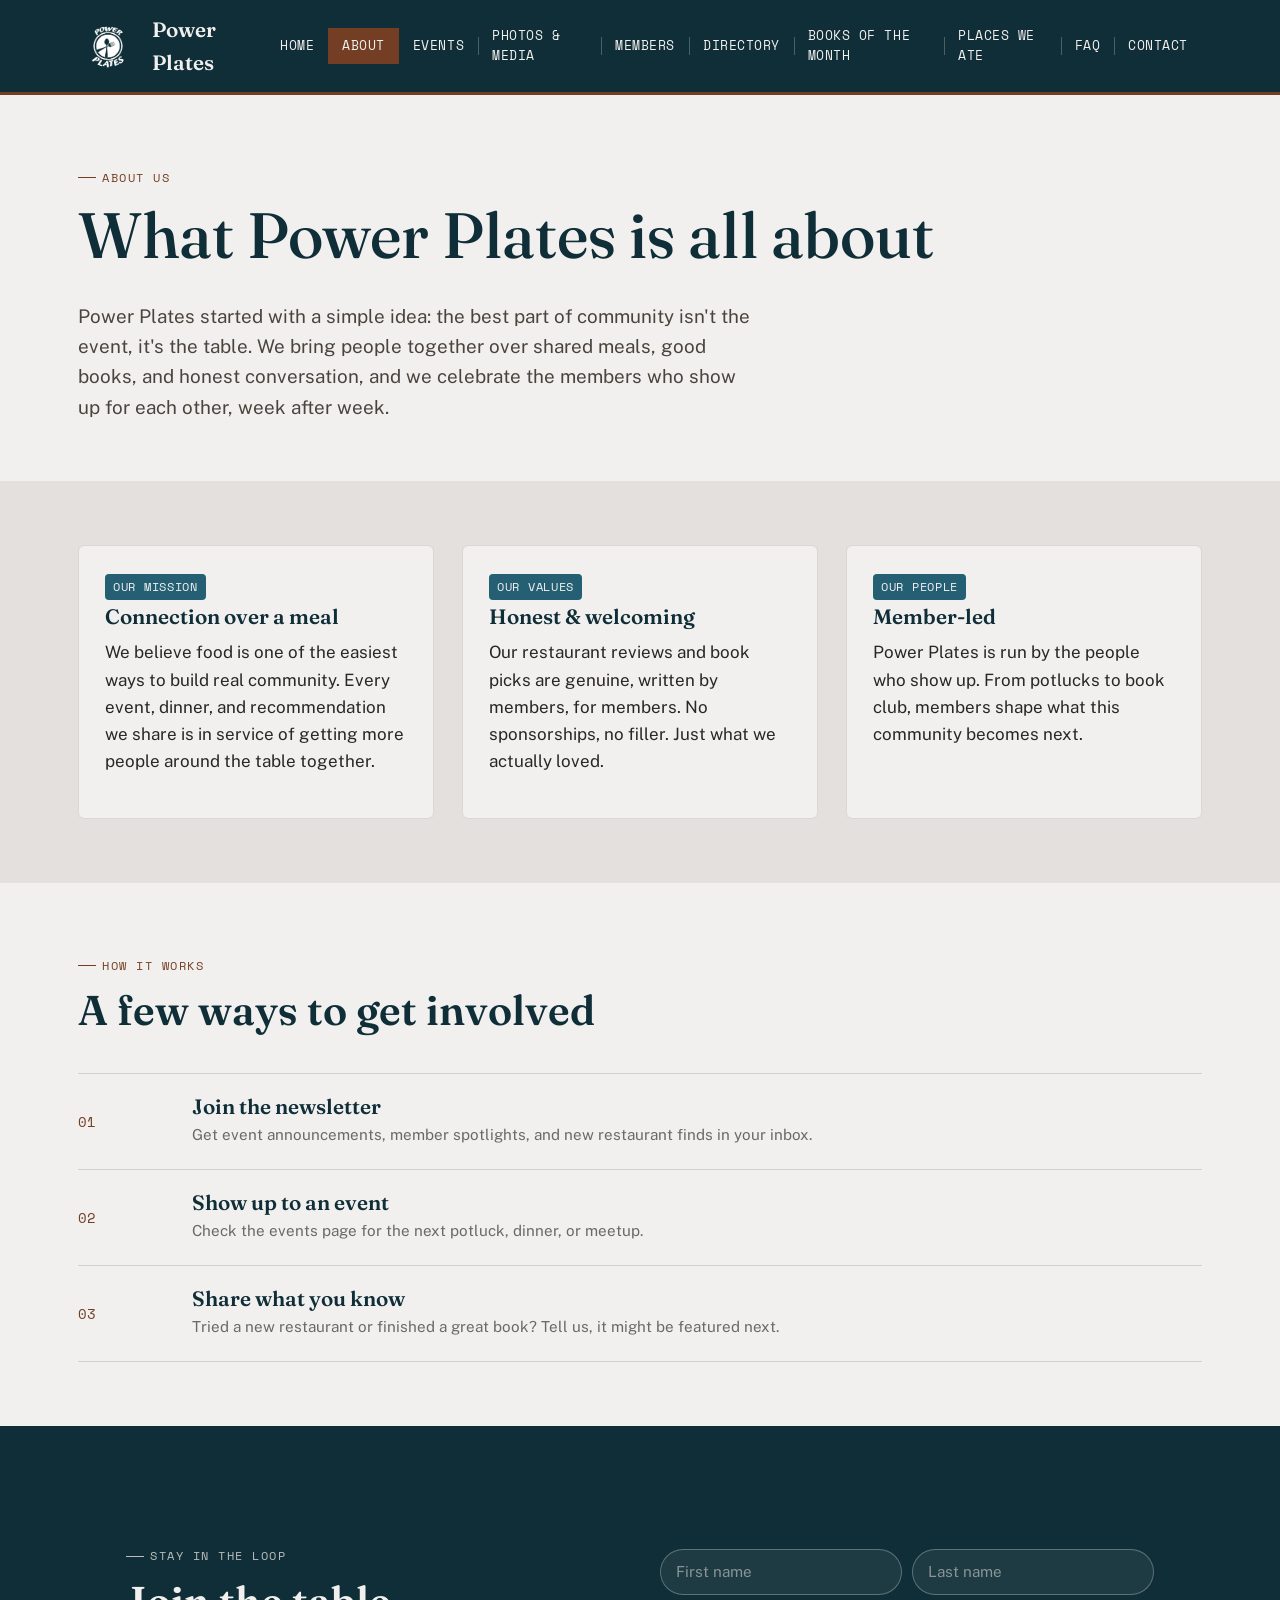
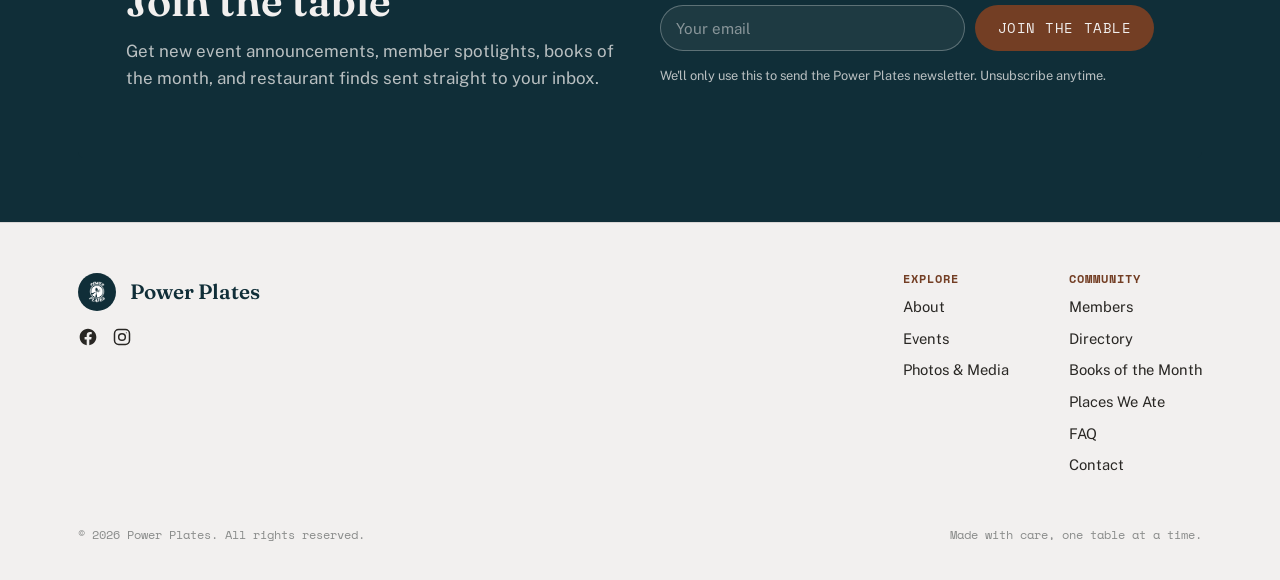
<file: about.html>
<!DOCTYPE html>
<html lang="en">
<head>
<meta charset="UTF-8">
<meta name="viewport" content="width=device-width, initial-scale=1.0">
<title>About | Power Plates</title>
<meta name="description" content="What Power Plates is all about: community, shared meals, and the people behind it.">
<link rel="canonical" href="https://tampapowerplates.com/about.html">
<link rel="icon" href="images/favicon.ico" sizes="any">
<link rel="icon" href="images/favicon-32x32.png" type="image/png">
<link rel="apple-touch-icon" href="images/apple-touch-icon.png">
<meta property="og:type" content="website">
<meta property="og:site_name" content="Power Plates">
<meta property="og:url" content="https://tampapowerplates.com/about.html">
<meta property="og:title" content="About | Power Plates">
<meta property="og:description" content="What Power Plates is all about: community, shared meals, and the people behind it.">
<meta property="og:image" content="https://tampapowerplates.com/images/og-cover.jpg">
<meta property="og:image:width" content="1200">
<meta property="og:image:height" content="630">
<meta property="og:image:alt" content="Power Plates members gathered on stage at Thirsty Marlin">
<meta name="twitter:card" content="summary_large_image">
<meta name="twitter:title" content="About | Power Plates">
<meta name="twitter:description" content="What Power Plates is all about: community, shared meals, and the people behind it.">
<meta name="twitter:image" content="https://tampapowerplates.com/images/og-cover.jpg">
<link rel="stylesheet" href="css/style.css">
</head>
<body>

<header class="site-header">
  <div class="wrap">
    <a href="index.html" class="brand">
      <span class="brand-mark" aria-hidden="true"><img src="images/logo.png" alt=""></span>
      Power Plates
    </a>
    <nav class="main-nav" aria-label="Primary">
      <a href="index.html">Home</a>
      <a href="about.html" class="active">About</a>
      <a href="events.html">Events</a>
      <a href="media.html">Photos &amp; Media</a>
      <a href="members.html">Members</a>
      <a href="directory.html">Directory</a>
      <a href="books.html">Books of the Month</a>
      <a href="places-we-ate.html">Places We Ate</a>
      <a href="faq.html">FAQ</a>
      <a href="contact.html">Contact</a>
    </nav>
    <button class="nav-toggle" aria-label="Toggle menu" aria-expanded="false">
      <span></span><span></span><span></span>
    </button>
  </div>
</header>

<main>

  <section class="page-head">
    <div class="wrap">
      <div class="eyebrow">About us</div>
      <h1>What Power Plates is all about</h1>
      <p class="lede">Power Plates started with a simple idea: the best part of community isn't the event, it's the table. We bring people together over shared meals, good books, and honest conversation, and we celebrate the members who show up for each other, week after week.</p>
    </div>
  </section>

  <section class="section-alt">
    <div class="wrap grid grid-3">
      <div class="card">
        <span class="tag">Our mission</span>
        <h3>Connection over a meal</h3>
        <p>We believe food is one of the easiest ways to build real community. Every event, dinner, and recommendation we share is in service of getting more people around the table together.</p>
      </div>
      <div class="card">
        <span class="tag">Our values</span>
        <h3>Honest &amp; welcoming</h3>
        <p>Our restaurant reviews and book picks are genuine, written by members, for members. No sponsorships, no filler. Just what we actually loved.</p>
      </div>
      <div class="card">
        <span class="tag">Our people</span>
        <h3>Member-led</h3>
        <p>Power Plates is run by the people who show up. From potlucks to book club, members shape what this community becomes next.</p>
      </div>
    </div>
  </section>

  <section>
    <div class="wrap">
      <div class="section-head">
        <div class="eyebrow">How it works</div>
        <h2>A few ways to get involved</h2>
      </div>
      <div class="course-list">
        <div class="course-row" style="cursor: default;">
          <span class="course-num">01</span>
          <span>
            <h3>Join the newsletter</h3>
            <p>Get event announcements, member spotlights, and new restaurant finds in your inbox.</p>
          </span>
        </div>
        <div class="course-row" style="cursor: default;">
          <span class="course-num">02</span>
          <span>
            <h3>Show up to an event</h3>
            <p>Check the events page for the next potluck, dinner, or meetup.</p>
          </span>
        </div>
        <div class="course-row" style="cursor: default;">
          <span class="course-num">03</span>
          <span>
            <h3>Share what you know</h3>
            <p>Tried a new restaurant or finished a great book? Tell us, it might be featured next.</p>
          </span>
        </div>
      </div>
    </div>
  </section>

  <section class="section-dark" id="join">
    <div class="wrap">
      <div class="newsletter">
        <div>
          <div class="eyebrow">Stay in the loop</div>
          <h2>Join the table</h2>
          <p>Get new event announcements, member spotlights, books of the month, and restaurant finds sent straight to your inbox.</p>
        </div>
        <div>
          <form class="web3form" action="https://api.web3forms.com/submit" method="POST">
            <input type="hidden" name="access_key" value="b1203def-ff63-4af1-85cd-ab7c9e30a74a">
            <input type="hidden" name="subject" value="New Power Plates newsletter signup">
            <input type="checkbox" name="botcheck" class="visually-hidden" tabindex="-1" autocomplete="off">
            <div class="form-row">
              <input type="text" name="first_name" placeholder="First name" required aria-label="First name">
              <input type="text" name="last_name" placeholder="Last name" required aria-label="Last name">
              <input type="email" name="email" placeholder="Your email" required aria-label="Your email">
              <button type="submit" class="btn btn-primary">Join the table</button>
            </div>
            <p class="form-status" role="status"></p>
            <p class="form-note">We'll only use this to send the Power Plates newsletter. Unsubscribe anytime.</p>
          </form>
        </div>
      </div>
    </div>
  </section>

</main>

<footer class="site-footer">
  <div class="wrap">
    <div class="footer-grid">
      <div class="footer-brand-col">
        <a href="index.html" class="brand">
          <span class="brand-mark" aria-hidden="true"><img src="images/logo.png" alt=""></span>
          Power Plates
        </a>
        <div class="social-links">
          <a href="https://www.facebook.com/groups/powerplates/" target="_blank" rel="noopener" aria-label="Power Plates on Facebook">
            <svg viewBox="0 0 24 24" width="20" height="20" fill="currentColor" aria-hidden="true"><path d="M12 2C6.48 2 2 6.48 2 12c0 5 3.66 9.13 8.44 9.88v-6.99H7.9v-2.89h2.54V9.8c0-2.51 1.49-3.89 3.78-3.89 1.09 0 2.23.2 2.23.2v2.46h-1.26c-1.24 0-1.63.77-1.63 1.56v1.87h2.78l-.44 2.89h-2.34v6.99C18.34 21.13 22 17 22 12c0-5.52-4.48-10-10-10z"/></svg>
          </a>
          <a href="https://www.instagram.com/powerplatestampa/" target="_blank" rel="noopener" aria-label="Power Plates on Instagram">
            <svg viewBox="0 0 24 24" width="20" height="20" fill="none" stroke="currentColor" stroke-width="1.8" aria-hidden="true"><rect x="3" y="3" width="18" height="18" rx="5"/><circle cx="12" cy="12" r="4"/><circle cx="17.2" cy="6.8" r="0.6" fill="currentColor" stroke="none"/></svg>
          </a>
        </div>
      </div>
      <div class="footer-cols">
        <div class="footer-col">
          <h4>Explore</h4>
          <a href="about.html">About</a>
          <a href="events.html">Events</a>
          <a href="media.html">Photos &amp; Media</a>
        </div>
        <div class="footer-col">
          <h4>Community</h4>
          <a href="members.html">Members</a>
          <a href="directory.html">Directory</a>
          <a href="books.html">Books of the Month</a>
          <a href="places-we-ate.html">Places We Ate</a>
          <a href="faq.html">FAQ</a>
          <a href="contact.html">Contact</a>
        </div>
      </div>
    </div>
    <div class="footer-bottom">
      <span>© 2026 Power Plates. All rights reserved.</span>
      <span>Made with care, one table at a time.</span>
    </div>
  </div>
</footer>

<script src="js/script.js"></script>
</body>
</html>
</file>
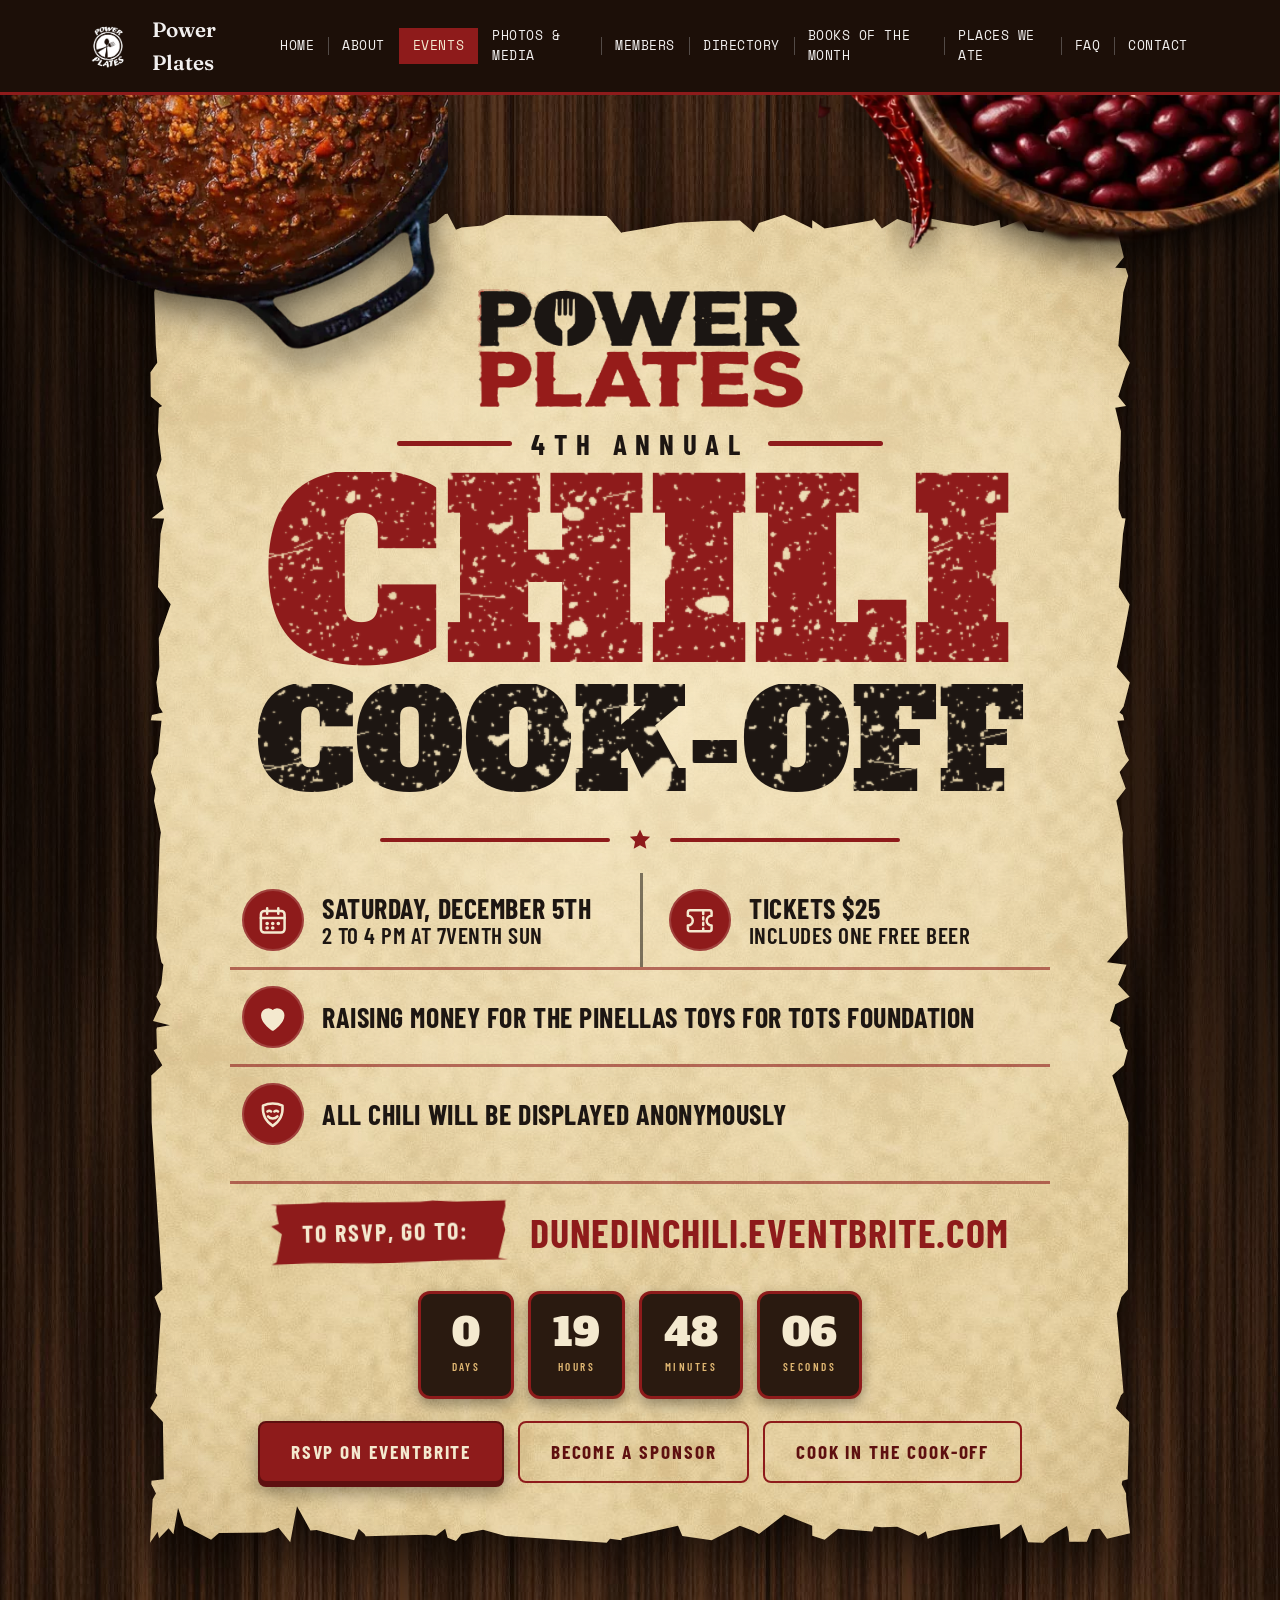
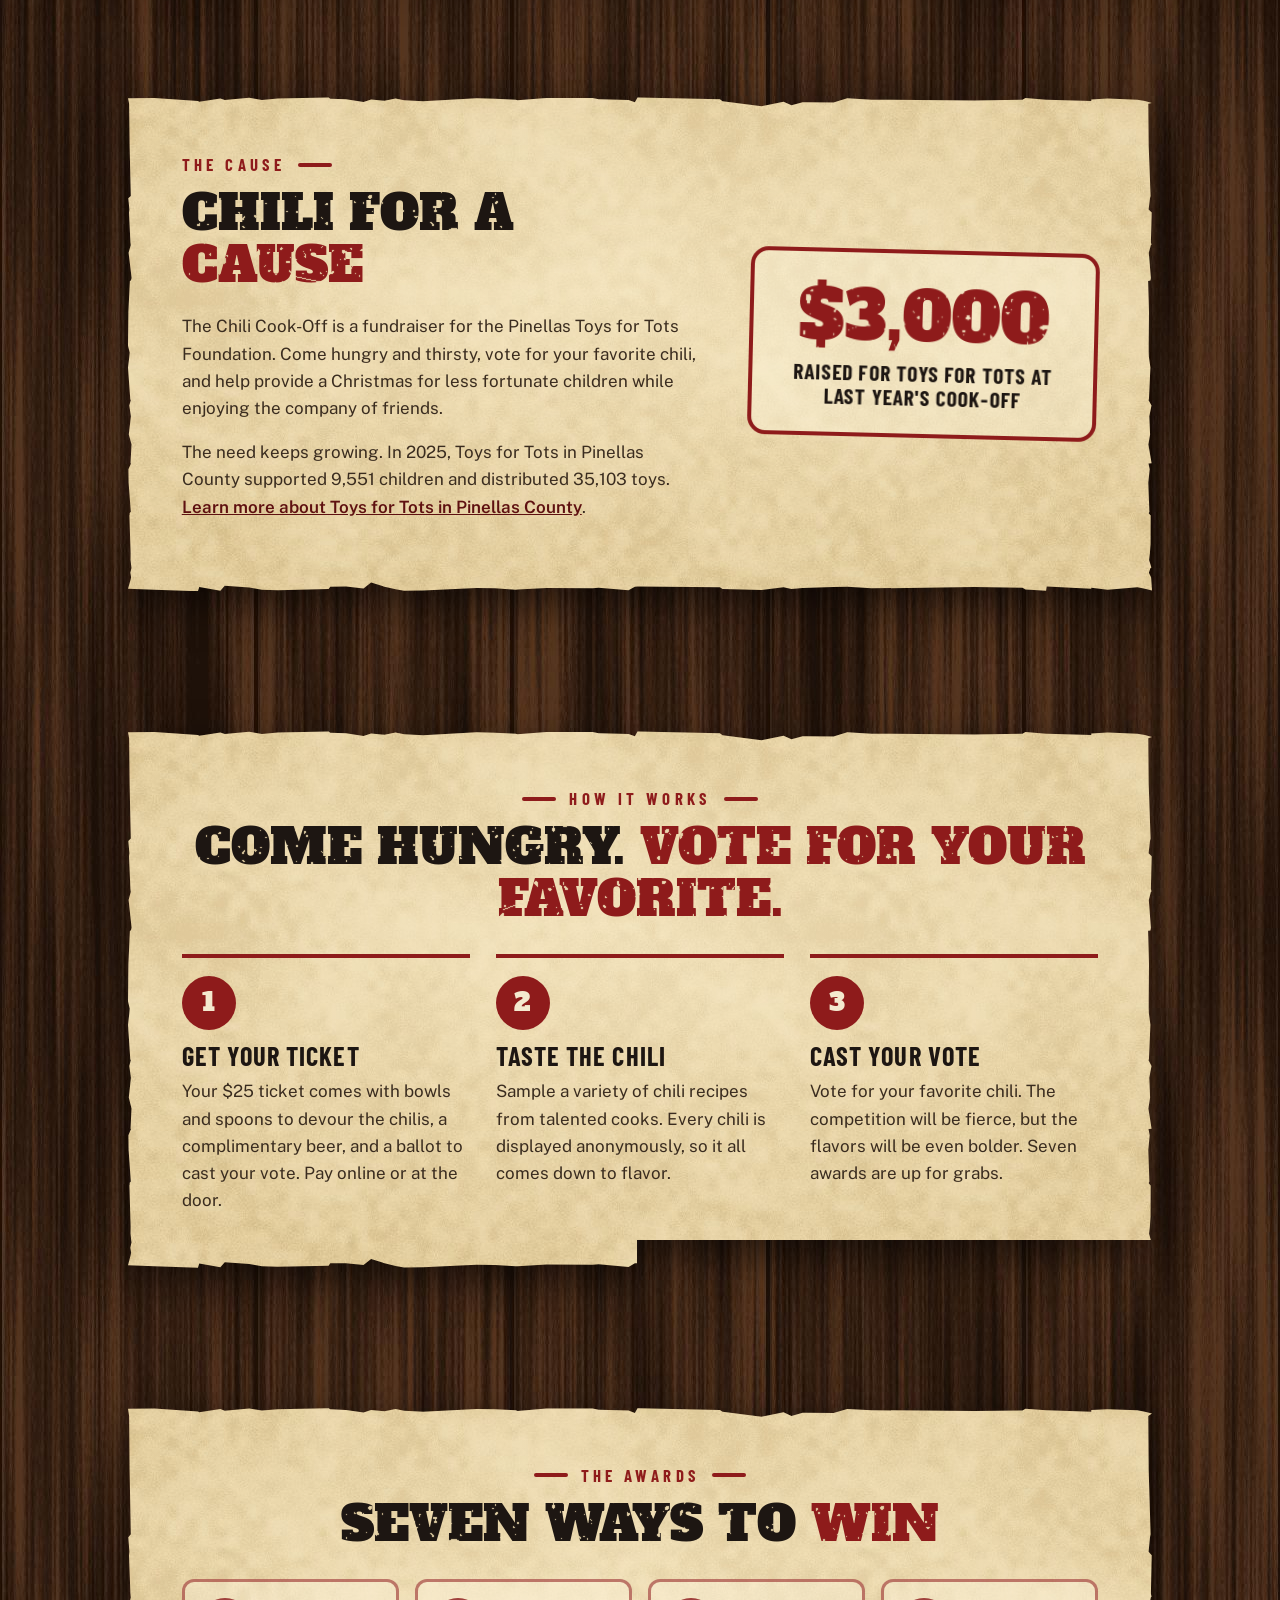
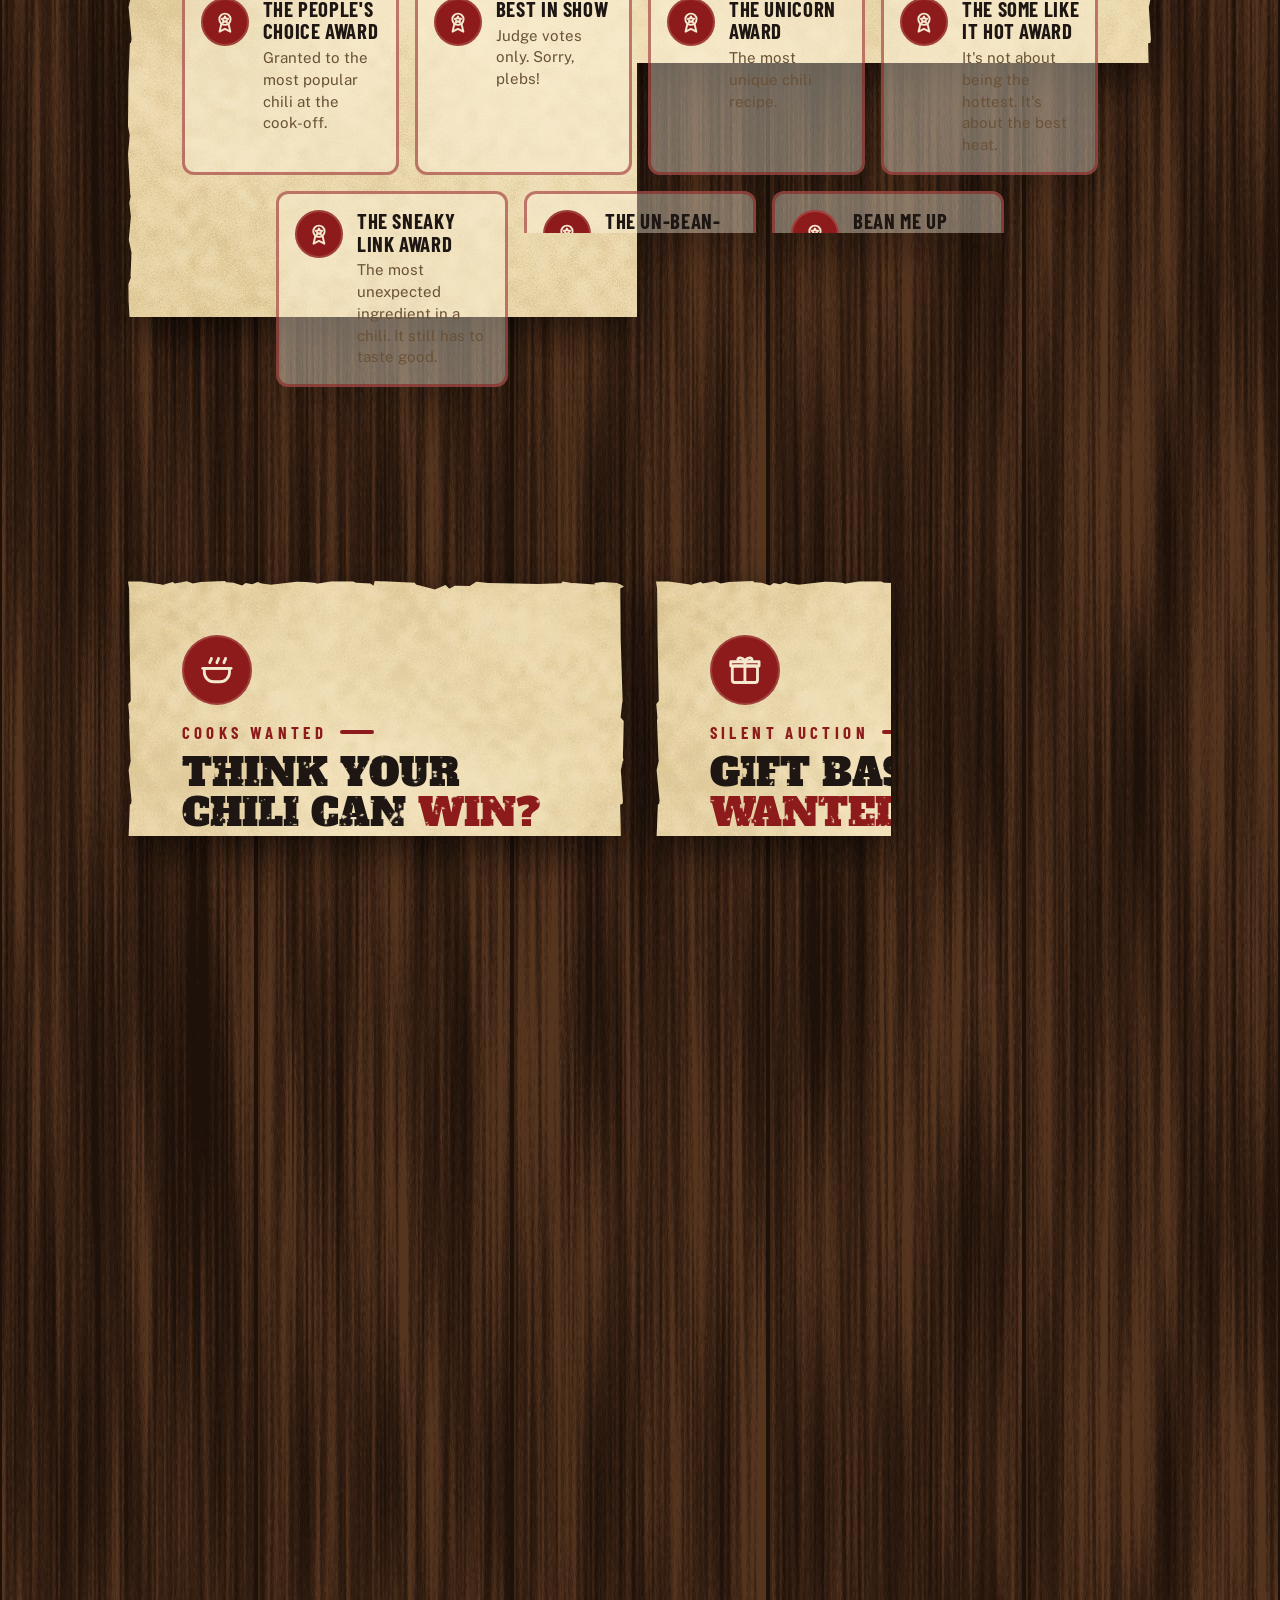
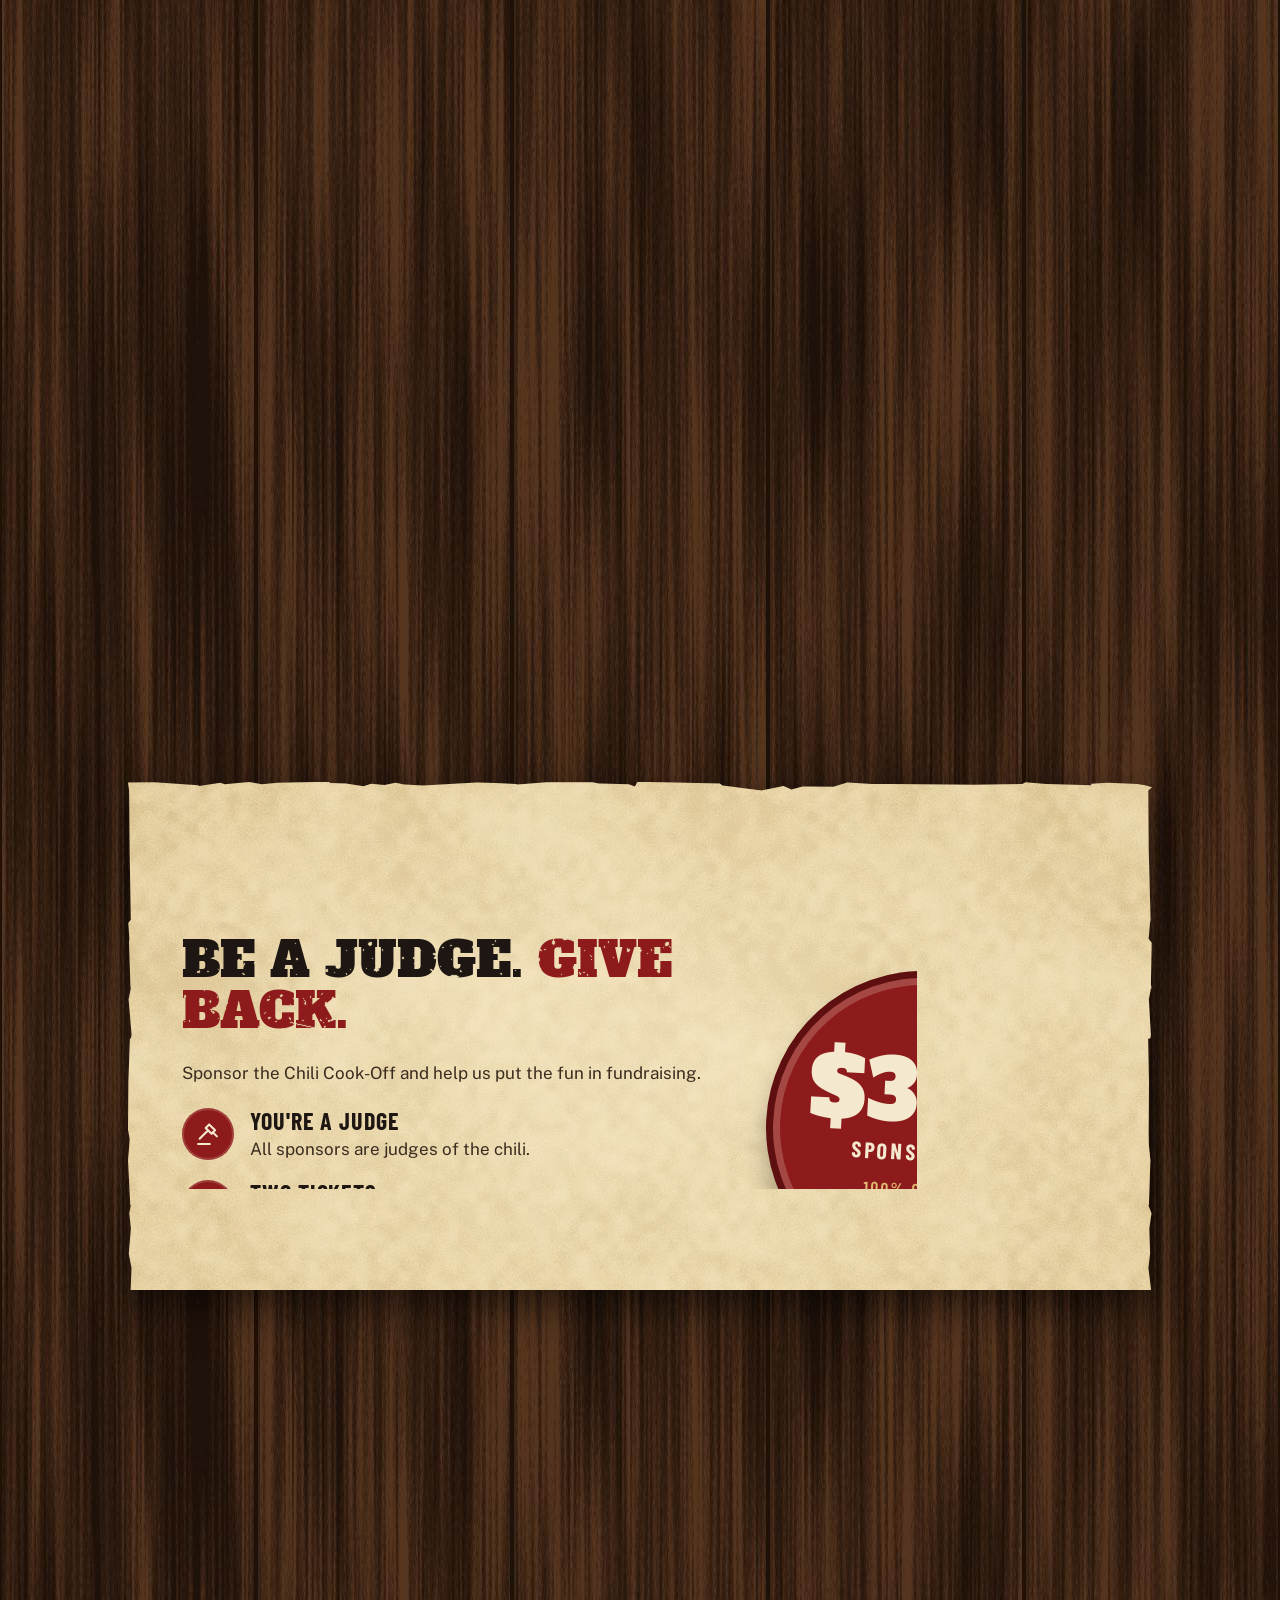
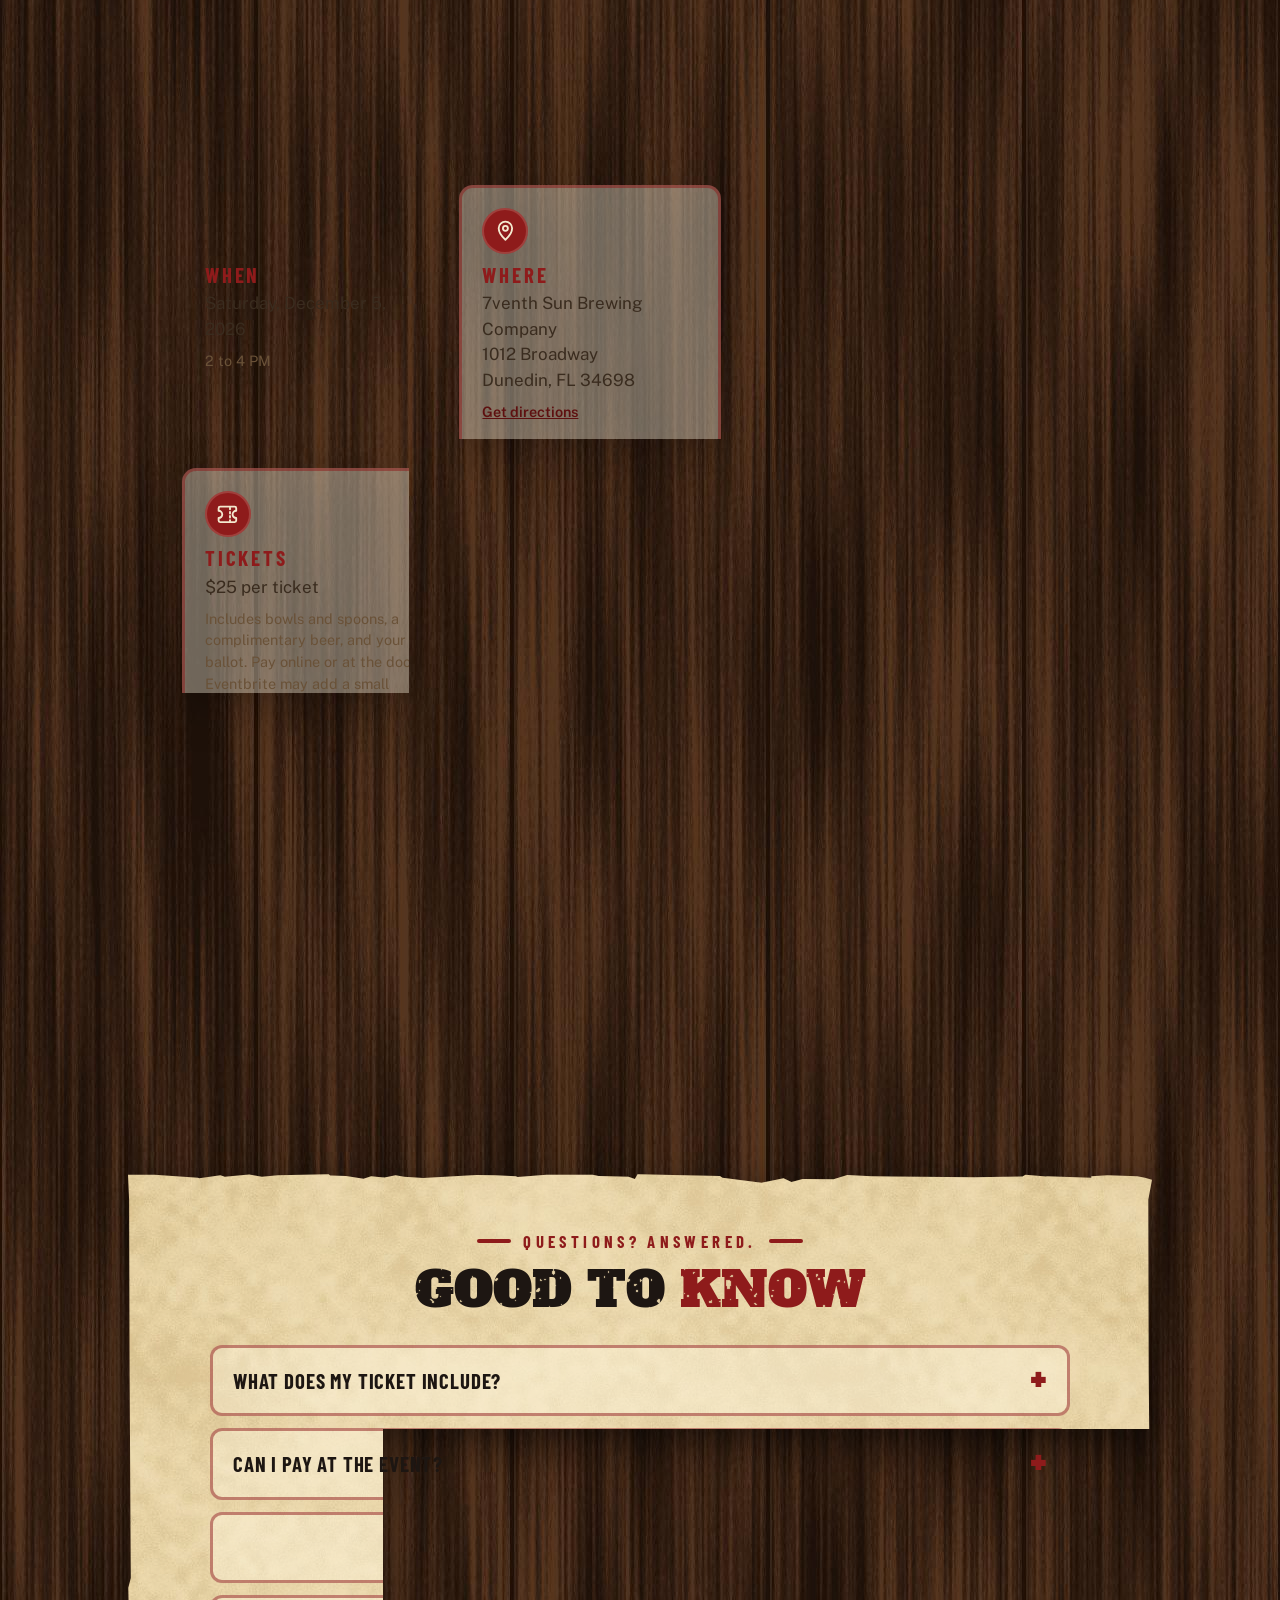
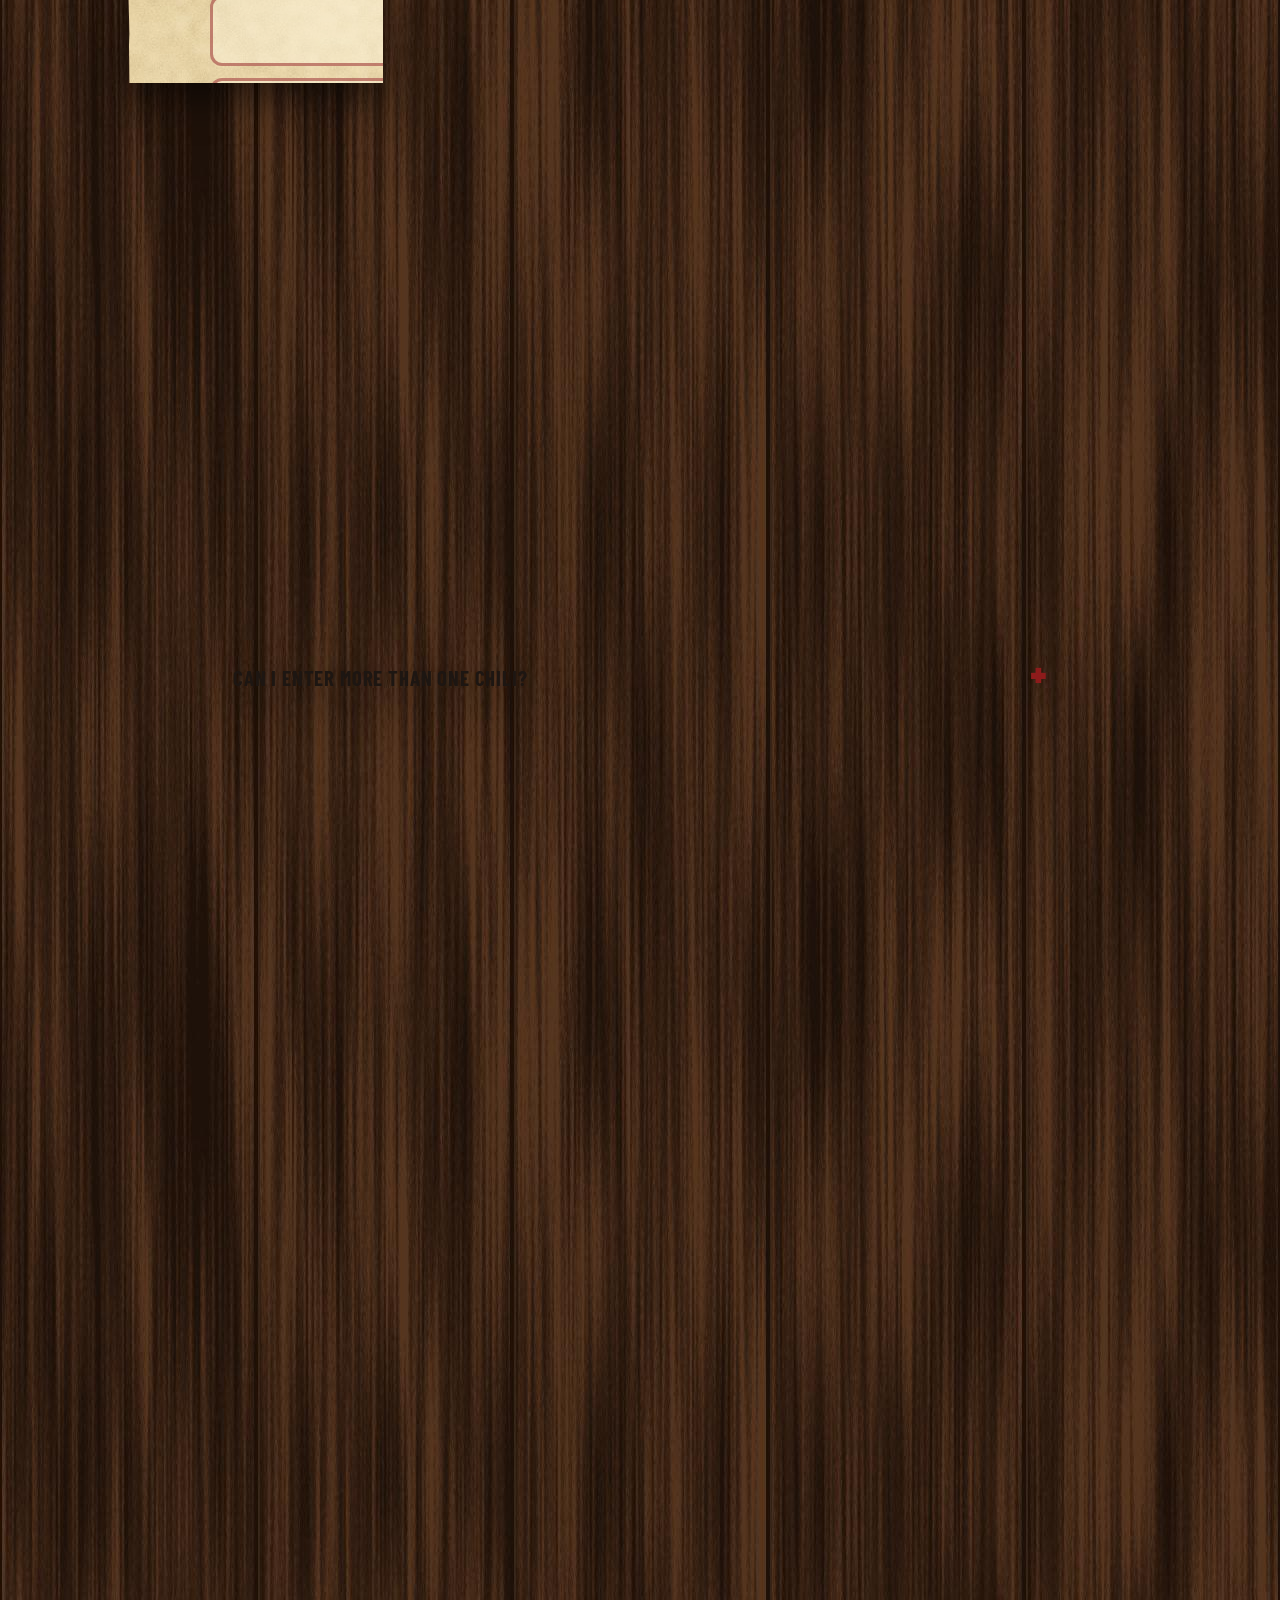
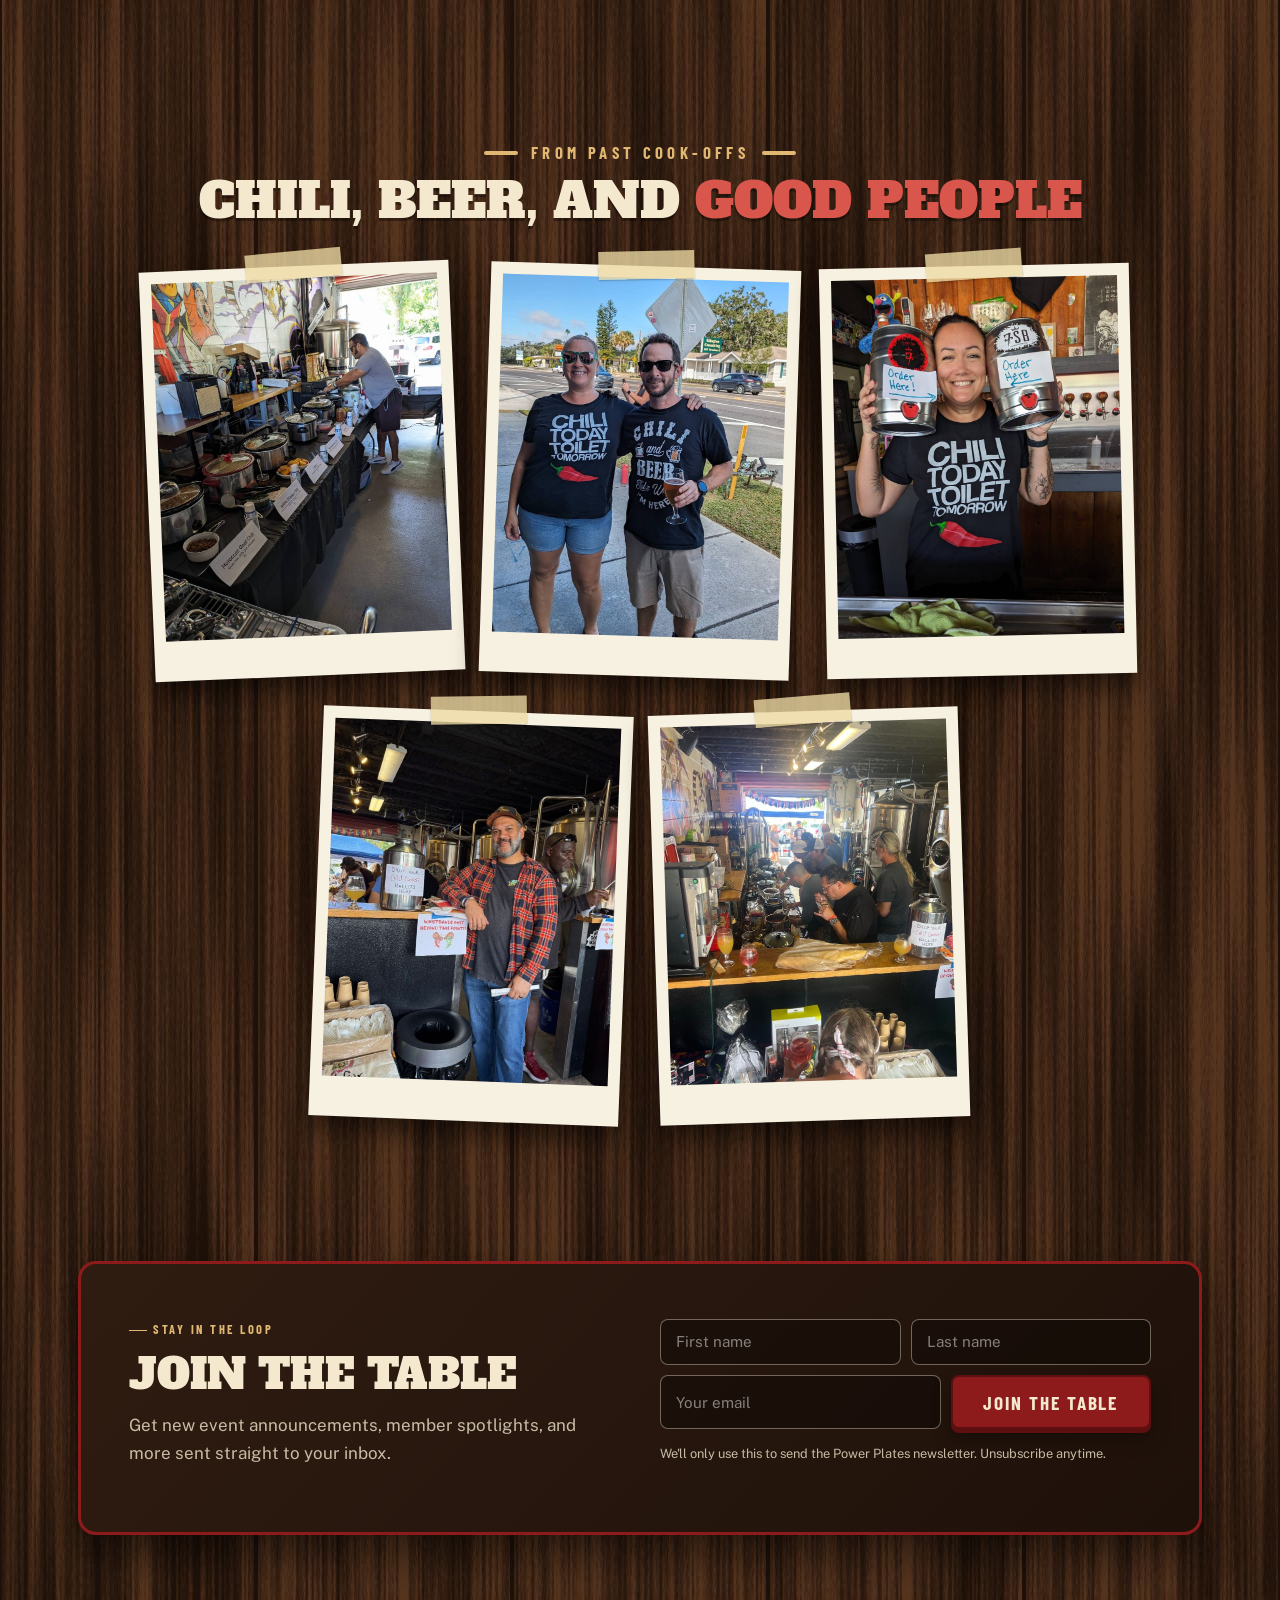
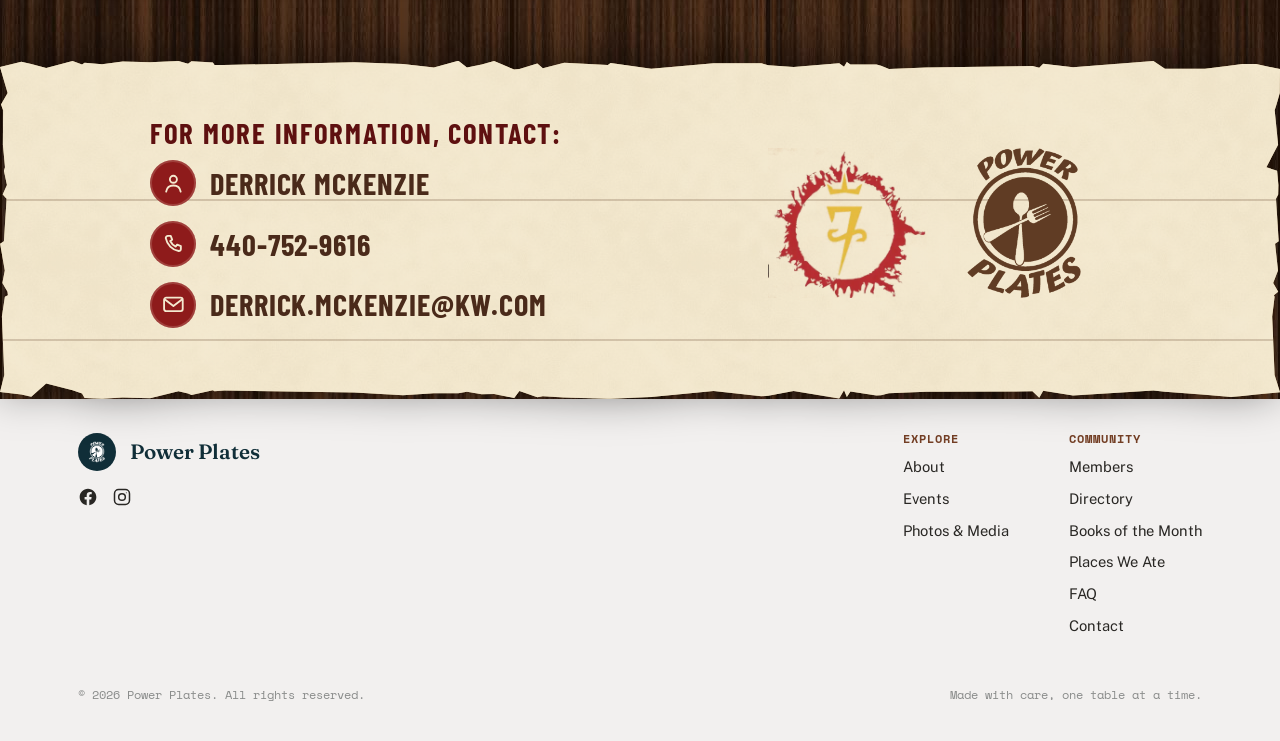
<file: chili.html>
<!DOCTYPE html>
<html lang="en">
<head>
<meta charset="UTF-8">
<meta name="viewport" content="width=device-width, initial-scale=1.0">
<title>4th Annual Chili Cook-Off | Power Plates</title>
<meta name="description" content="Power Plates' 4th Annual Chili Cook-Off benefits Toys for Tots. Saturday, December 5, 2026, 2 to 4 PM at 7venth Sun in Dunedin. $25 includes a free beer. Cooks, sponsors, and gift baskets wanted.">
<link rel="canonical" href="https://tampapowerplates.com/chili.html">
<link rel="icon" href="images/favicon.ico" sizes="any">
<link rel="icon" href="images/favicon-32x32.png" type="image/png">
<link rel="apple-touch-icon" href="images/apple-touch-icon.png">
<meta property="og:type" content="website">
<meta property="og:site_name" content="Power Plates">
<meta property="og:url" content="https://tampapowerplates.com/chili.html">
<meta property="og:title" content="4th Annual Chili Cook-Off | Power Plates">
<meta property="og:description" content="Saturday, December 5, 2026, 2 to 4 PM at 7venth Sun in Dunedin. Tickets $25 include one free beer. Raising money for the Pinellas Toys for Tots Foundation.">
<meta property="og:image" content="https://tampapowerplates.com/images/chili/flyer-og.jpg">
<meta property="og:image:width" content="1200">
<meta property="og:image:height" content="628">
<meta property="og:image:alt" content="Power Plates 4th Annual Chili Cook-Off flyer">
<meta name="twitter:card" content="summary_large_image">
<meta name="twitter:title" content="4th Annual Chili Cook-Off | Power Plates">
<meta name="twitter:description" content="Saturday, December 5, 2026, 2 to 4 PM at 7venth Sun in Dunedin. Tickets $25 include one free beer. Raising money for the Pinellas Toys for Tots Foundation.">
<meta name="twitter:image" content="https://tampapowerplates.com/images/chili/flyer-og.jpg">
<link rel="preconnect" href="https://fonts.googleapis.com">
<link rel="preconnect" href="https://fonts.gstatic.com" crossorigin>
<link rel="stylesheet" href="https://fonts.googleapis.com/css2?family=Alfa+Slab+One&family=Barlow+Condensed:wght@500;600;700&display=swap">
<link rel="stylesheet" href="css/style.css">
<link rel="stylesheet" href="css/chili.css">
<script type="application/ld+json">
{
  "@context": "https://schema.org",
  "@type": "Event",
  "name": "Fourth Annual Power Plates Chili Cook-Off",
  "description": "A chili cook-off fundraiser for the Pinellas Toys for Tots Foundation. Sample chili from local cooks, vote for your favorite, and enjoy a complimentary beer with your ticket.",
  "startDate": "2026-12-05T14:00:00-05:00",
  "endDate": "2026-12-05T16:00:00-05:00",
  "eventStatus": "https://schema.org/EventScheduled",
  "eventAttendanceMode": "https://schema.org/OfflineEventAttendanceMode",
  "location": {
    "@type": "Place",
    "name": "7venth Sun Brewing Company",
    "address": {
      "@type": "PostalAddress",
      "streetAddress": "1012 Broadway",
      "addressLocality": "Dunedin",
      "addressRegion": "FL",
      "postalCode": "34698",
      "addressCountry": "US"
    }
  },
  "image": ["https://tampapowerplates.com/images/chili/flyer.jpg"],
  "organizer": {
    "@type": "Organization",
    "name": "Power Plates",
    "url": "https://tampapowerplates.com/"
  },
  "offers": {
    "@type": "Offer",
    "url": "https://dunedinchili.eventbrite.com",
    "price": "25",
    "priceCurrency": "USD",
    "availability": "https://schema.org/InStock"
  }
}
</script>
</head>
<body class="ck-page">

<svg width="0" height="0" style="position:absolute" aria-hidden="true" focusable="false">
  <defs>
    <symbol id="i-calendar" viewBox="0 0 24 24"><rect x="3.5" y="5" width="17" height="15.5" rx="2.5"/><path d="M3.5 10h17M8 3v4M16 3v4"/><path d="M8 14h.01M12 14h.01M16 14h.01M8 17.2h.01M12 17.2h.01" stroke-width="2.6"/></symbol>
    <symbol id="i-ticket" viewBox="0 0 24 24"><path d="M3.5 6A1.5 1.5 0 0 1 5 4.5h14A1.5 1.5 0 0 1 20.5 6v2.5a2 2 0 0 0 0 7V18a1.5 1.5 0 0 1-1.5 1.5H5A1.5 1.5 0 0 1 3.5 18v-2.5a2 2 0 0 0 0-7z"/><path d="M14.5 5.5v13" stroke-dasharray="1.6 2.4"/></symbol>
    <symbol id="i-heart" viewBox="0 0 24 24"><path fill="currentColor" d="M12 20.5s-7.5-4.6-7.5-10.2A4.3 4.3 0 0 1 12 7.6a4.3 4.3 0 0 1 7.5 2.7c0 5.6-7.5 10.2-7.5 10.2z"/></symbol>
    <symbol id="i-mask" viewBox="0 0 24 24"><path d="M5 5.5c2.4-1.2 4.6-1.6 7-1.6s4.6.4 7 1.6c.5 5.6-.9 10.6-7 14.5C5.9 16.1 4.5 11.1 5 5.5z"/><path d="M8.2 9.6c.8-.6 1.8-.6 2.6 0M13.2 9.6c.8-.6 1.8-.6 2.6 0"/><path d="M8.6 13.2c1.8 2 5 2 6.8 0"/></symbol>
    <symbol id="i-star" viewBox="0 0 24 24"><path fill="currentColor" d="M12 3l2.6 5.6 6.1.7-4.5 4.2 1.2 6L12 16.5 6.6 19.5l1.2-6-4.5-4.2 6.1-.7z"/></symbol>
    <symbol id="i-award" viewBox="0 0 24 24"><circle cx="12" cy="9.5" r="5.2"/><path d="M8.6 14.2 7 21l5-2.6 5 2.6-1.6-6.8"/><path d="M12 7l.9 1.8 2 .3-1.4 1.4.3 2-1.8-1-1.8 1 .3-2-1.4-1.4 2-.3z"/></symbol>
    <symbol id="i-pot" viewBox="0 0 24 24"><path d="M4 11h16v2.5a6 6 0 0 1-6 6h-4a6 6 0 0 1-6-6z"/><path d="M3 11h18"/><path d="M7.5 7.5c0-1.2 1-1.6 1-2.8M12 7.5c0-1.2 1-1.6 1-2.8M16.5 7.5c0-1.2 1-1.6 1-2.8"/></symbol>
    <symbol id="i-gift" viewBox="0 0 24 24"><rect x="4" y="9.5" width="16" height="10.5" rx="1.6"/><path d="M3 6.8h18v2.7H3zM12 6.8V20"/><path d="M12 6.8c-1.2-3.2-5.2-3-4.4-.9.5 1.3 2.7 1 4.4.9zM12 6.8c1.2-3.2 5.2-3 4.4-.9-.5 1.3-2.7 1-4.4.9z"/></symbol>
    <symbol id="i-gavel" viewBox="0 0 24 24"><path d="M13 3.8l5 5-3 3-5-5z"/><path d="M11 9.8L4.8 16"/><path d="M16.2 10.6l3.4 3.4"/><path d="M3.5 20.5h10"/></symbol>
    <symbol id="i-pin" viewBox="0 0 24 24"><path d="M12 21s6.5-5.6 6.5-11a6.5 6.5 0 1 0-13 0c0 5.4 6.5 11 6.5 11z"/><circle cx="12" cy="10" r="2.4"/></symbol>
    <symbol id="i-info" viewBox="0 0 24 24"><circle cx="12" cy="12" r="8.5"/><path d="M12 11v5.5M12 7.9h.01" stroke-width="2.4"/></symbol>
    <symbol id="i-person" viewBox="0 0 24 24"><circle cx="12" cy="8" r="3.4"/><path d="M5 20c.6-4 3.4-6 7-6s6.4 2 7 6"/></symbol>
    <symbol id="i-phone" viewBox="0 0 24 24"><path d="M6.6 3.8h2.8l1.4 3.6-1.9 1.3a11 11 0 0 0 5.4 5.4l1.3-1.9 3.6 1.4v2.8a2 2 0 0 1-2.1 2A15.8 15.8 0 0 1 4.6 5.9a2 2 0 0 1 2-2.1z"/></symbol>
    <symbol id="i-mail" viewBox="0 0 24 24"><rect x="3" y="5.5" width="18" height="13" rx="2"/><path d="m3.8 7.2 8.2 6.3 8.2-6.3"/></symbol>
  </defs>
</svg>

<header class="site-header">
  <div class="wrap">
    <a href="index.html" class="brand">
      <span class="brand-mark" aria-hidden="true"><img src="images/logo.png" alt=""></span>
      Power Plates
    </a>
    <nav class="main-nav" aria-label="Primary">
      <a href="index.html">Home</a>
      <a href="about.html">About</a>
      <a href="events.html" class="active">Events</a>
      <a href="media.html">Photos &amp; Media</a>
      <a href="members.html">Members</a>
      <a href="directory.html">Directory</a>
      <a href="books.html">Books of the Month</a>
      <a href="places-we-ate.html">Places We Ate</a>
      <a href="faq.html">FAQ</a>
      <a href="contact.html">Contact</a>
    </nav>
    <button class="nav-toggle" aria-label="Toggle menu" aria-expanded="false">
      <span></span><span></span><span></span>
    </button>
  </div>
</header>

<main>

  <!-- ============ HERO (the flyer) ============ -->
  <section class="ck-hero">
    <img class="ck-decor ck-decor-pot" src="images/chili/decor-pot-skillet.webp" width="498" height="316" alt="" aria-hidden="true">
    <img class="ck-decor ck-decor-bowl" src="images/chili/decor-bowl.webp" width="405" height="175" alt="" aria-hidden="true">
    <img class="ck-decor ck-decor-pepper" src="images/chili/pepper-top.webp" width="218" height="257" alt="" aria-hidden="true">

    <div class="wrap">
      <div class="ck-sheet-wrap">
        <div class="ck-sheet">
          <img class="ck-wordmark" src="images/chili/power-plates-wordmark.png" width="417" height="155" alt="Power Plates">
          <p class="ck-annual">4th Annual</p>
          <h1 class="ck-title">
            <span class="ck-sr">Fourth Annual Power Plates </span>
            <span class="ck-chili ck-grunge">Chili</span>
            <span class="ck-cookoff ck-grunge">Cook-Off</span>
          </h1>
          <div class="ck-divider" aria-hidden="true"><span></span><svg><use href="#i-star"/></svg><span></span></div>

          <ul class="ck-facts">
            <li class="ck-fact">
              <span class="ck-ic" aria-hidden="true"><svg><use href="#i-calendar"/></svg></span>
              <div><b><time datetime="2026-12-05">Saturday, December 5th</time></b><small>2 to 4 PM at 7venth Sun</small></div>
            </li>
            <li class="ck-fact">
              <span class="ck-ic" aria-hidden="true"><svg><use href="#i-ticket"/></svg></span>
              <div><b>Tickets $25</b><small>Includes one free beer</small></div>
            </li>
            <li class="ck-fact wide">
              <span class="ck-ic" aria-hidden="true"><svg><use href="#i-heart"/></svg></span>
              <div><b>Raising money for the Pinellas Toys for Tots Foundation</b></div>
            </li>
            <li class="ck-fact wide">
              <span class="ck-ic" aria-hidden="true"><svg><use href="#i-mask"/></svg></span>
              <div><b>All chili will be displayed anonymously</b></div>
            </li>
          </ul>

          <div class="ck-rsvp">
            <span class="ck-ribbon">To RSVP, go to:</span>
            <a class="ck-url" href="https://dunedinchili.eventbrite.com" target="_blank" rel="noopener">dunedinchili.eventbrite.com</a>
          </div>

          <!--
            COUNTDOWN TARGET
            Saturday, December 5, 2026, 2:00 PM Eastern (EST, so -05:00).
            To change the date, just edit the data-countdown-target value;
            js/countdown.js does the rest.
          -->
          <div class="countdown" data-countdown-target="2026-12-05T14:00:00-05:00">
            <div class="countdown-unit"><span class="countdown-value" data-unit="days">&ndash;</span><span class="countdown-label">Days</span></div>
            <div class="countdown-unit"><span class="countdown-value" data-unit="hours">&ndash;</span><span class="countdown-label">Hours</span></div>
            <div class="countdown-unit"><span class="countdown-value" data-unit="minutes">&ndash;</span><span class="countdown-label">Minutes</span></div>
            <div class="countdown-unit"><span class="countdown-value" data-unit="seconds">&ndash;</span><span class="countdown-label">Seconds</span></div>
          </div>
          <p class="ck-done" data-countdown-done style="display:none;">It's chili time! See you at 7venth Sun.</p>

          <div class="ck-btn-row center">
            <a href="https://dunedinchili.eventbrite.com" target="_blank" rel="noopener" class="btn ck-btn">RSVP on Eventbrite</a>
            <a href="#sponsor" class="btn ck-btn-outline">Become a sponsor</a>
            <a href="#cook" class="btn ck-btn-outline">Cook in the cook-off</a>
          </div>
        </div>
      </div>
    </div>
  </section>

  <!-- ============ THE CAUSE ============ -->
  <section class="ck-sec" id="cause">
    <div class="wrap ck-narrow">
      <div class="ck-cards">
        <div class="ck-card">
          <div class="ck-cause-grid">
            <div>
              <div class="ck-eyebrow ck-left">The cause</div>
              <h2 class="ck-h2 ck-grunge">Chili for a <span class="red">cause</span></h2>
              <p>The Chili Cook-Off is a fundraiser for the Pinellas Toys for Tots Foundation. Come hungry and thirsty, vote for your favorite chili, and help provide a Christmas for less fortunate children while enjoying the company of friends.</p>
              <p>The need keeps growing. In 2025, Toys for Tots in Pinellas County supported 9,551 children and distributed 35,103 toys. <a href="https://st-petersburg-fl.toysfortots.org/" target="_blank" rel="noopener">Learn more about Toys for Tots in Pinellas County</a>.</p>
            </div>
            <div class="ck-stat">
              <span class="num ck-grunge">$3,000</span>
              <span class="lbl">raised for Toys for Tots at last year's cook-off</span>
            </div>
          </div>
        </div>
      </div>
    </div>
  </section>

  <!-- ============ HOW IT WORKS ============ -->
  <section class="ck-sec" id="how">
    <div class="wrap ck-narrow">
      <div class="ck-cards">
        <div class="ck-card">
          <div class="ck-eyebrow">How it works</div>
          <h2 class="ck-h2 ck-center ck-grunge">Come hungry. <span class="red">Vote for your favorite.</span></h2>
          <div class="ck-steps">
            <div class="ck-step">
              <div class="ck-step-num">1</div>
              <h3>Get your ticket</h3>
              <p>Your $25 ticket comes with bowls and spoons to devour the chilis, a complimentary beer, and a ballot to cast your vote. Pay online or at the door.</p>
            </div>
            <div class="ck-step">
              <div class="ck-step-num">2</div>
              <h3>Taste the chili</h3>
              <p>Sample a variety of chili recipes from talented cooks. Every chili is displayed anonymously, so it all comes down to flavor.</p>
            </div>
            <div class="ck-step">
              <div class="ck-step-num">3</div>
              <h3>Cast your vote</h3>
              <p>Vote for your favorite chili. The competition will be fierce, but the flavors will be even bolder. Seven awards are up for grabs.</p>
            </div>
          </div>
        </div>
      </div>
    </div>
  </section>

  <!-- ============ AWARDS ============ -->
  <section class="ck-sec" id="awards">
    <div class="wrap ck-narrow">
      <div class="ck-cards">
        <div class="ck-card">
          <div class="ck-eyebrow">The awards</div>
          <h2 class="ck-h2 ck-center ck-grunge">Seven ways to <span class="red">win</span></h2>
          <div class="ck-awards">
            <div class="ck-award">
              <span class="ck-ic" aria-hidden="true"><svg><use href="#i-award"/></svg></span>
              <div><h3>The People's Choice Award</h3><p>Granted to the most popular chili at the cook-off.</p></div>
            </div>
            <div class="ck-award">
              <span class="ck-ic" aria-hidden="true"><svg><use href="#i-award"/></svg></span>
              <div><h3>Best in Show</h3><p>Judge votes only. Sorry, plebs!</p></div>
            </div>
            <div class="ck-award">
              <span class="ck-ic" aria-hidden="true"><svg><use href="#i-award"/></svg></span>
              <div><h3>The Unicorn Award</h3><p>The most unique chili recipe.</p></div>
            </div>
            <div class="ck-award">
              <span class="ck-ic" aria-hidden="true"><svg><use href="#i-award"/></svg></span>
              <div><h3>The Some Like It Hot Award</h3><p>It's not about being the hottest. It's about the best heat.</p></div>
            </div>
            <div class="ck-award">
              <span class="ck-ic" aria-hidden="true"><svg><use href="#i-award"/></svg></span>
              <div><h3>The Sneaky Link Award</h3><p>The most unexpected ingredient in a chili. It still has to taste good.</p></div>
            </div>
            <div class="ck-award">
              <span class="ck-ic" aria-hidden="true"><svg><use href="#i-award"/></svg></span>
              <div><h3>The Un-Bean-lievable Award</h3><p>The best chili without beans.</p></div>
            </div>
            <div class="ck-award">
              <span class="ck-ic" aria-hidden="true"><svg><use href="#i-award"/></svg></span>
              <div><h3>Bean Me Up Scotty</h3><p>The best vegan chili.</p></div>
            </div>
          </div>
        </div>
      </div>
    </div>
  </section>

  <!-- ============ COOKS + GIFT BASKETS + COOK DETAILS ============ -->
  <section class="ck-sec" id="cook">
    <div class="wrap ck-narrow">
      <div class="ck-cards ck-two">

        <div class="ck-card">
          <span class="ck-ic" aria-hidden="true"><svg><use href="#i-pot"/></svg></span>
          <div class="ck-eyebrow ck-left">Cooks wanted</div>
          <h2 class="ck-h2 ck-grunge">Think your chili can <span class="red">win?</span></h2>
          <p>Sign up to be a cook! Fill out the cook sign-up form to register. Cook spots are extremely limited and will go fast.</p>
          <p>Your chili will be displayed anonymously, so it's all about the flavor. Seven awards are up for grabs.</p>
          <div class="ck-btn-row">
            <a href="https://docs.google.com/forms/d/e/1FAIpQLSe7rSvE1zGVQkKAHuK_LeU4iv3Jelwxu9-EWNEicN5JjU_qKA/viewform?usp=header" target="_blank" rel="noopener" class="btn ck-btn">Sign up to cook</a>
          </div>
        </div>

        <div class="ck-card" id="auction">
          <span class="ck-ic" aria-hidden="true"><svg><use href="#i-gift"/></svg></span>
          <div class="ck-eyebrow ck-left">Silent auction</div>
          <h2 class="ck-h2 ck-grunge">Gift baskets <span class="red">wanted</span></h2>
          <p>We're collecting gift baskets for the silent auction. Have one to donate? We'd love to include it. It's one more way to support the cook-off and Toys for Tots.</p>
          <p class="ck-contact-line">Contact Derrick at <a href="tel:+14407529616">440-752-9616</a> or <a href="mailto:derrick.mckenzie@kw.com?subject=Chili%20Cook-Off%20silent%20auction%20gift%20basket">derrick.mckenzie@kw.com</a>.</p>
          <div class="ck-btn-row">
            <a href="mailto:derrick.mckenzie@kw.com?subject=Chili%20Cook-Off%20silent%20auction%20gift%20basket" class="btn ck-btn">Donate a gift basket</a>
          </div>
        </div>

        <!-- Cook details: full-width card under the two cards above -->
        <div class="ck-card ck-wide" id="cook-details">
          <div class="ck-eyebrow ck-left">For our cooks</div>
          <h2 class="ck-h2 ck-grunge">Cook day <span class="red">details</span></h2>
          <p>Here is what to expect when you cook with us.</p>
          <div class="ck-cook-grid">
            <div class="ck-info">
              <span class="ck-ic" aria-hidden="true"><svg><use href="#i-calendar"/></svg></span>
              <h3>Timing</h3>
              <ul class="ck-bullets">
                <li>Load-in is at 12 PM.</li>
                <li>The cook-off starts at 2 PM.</li>
                <li>Winners are announced at 4 PM.</li>
              </ul>
            </div>
            <div class="ck-info">
              <span class="ck-ic" aria-hidden="true"><svg><use href="#i-pin"/></svg></span>
              <h3>Setup</h3>
              <ul class="ck-bullets">
                <li>Park in the lot. The back garage door will be open for load-in.</li>
                <li>Outlets are nearby for your crock pot.</li>
                <li>Your space is about 2 ft by 2 ft, so you don't have a lot of room.</li>
              </ul>
            </div>
            <div class="ck-info">
              <span class="ck-ic" aria-hidden="true"><svg><use href="#i-pot"/></svg></span>
              <h3>What to bring</h3>
              <ul class="ck-bullets">
                <li>Your chili, cooked off-site, in a large crock pot or another heating device that keeps it warm.</li>
                <li>A serving spoon.</li>
                <li>Any toppings and pairings you want to set out.</li>
                <li>A power strip, just in case we run out of outlets.</li>
                <li>Business cards. Come ready to mingle!</li>
              </ul>
            </div>
            <div class="ck-info">
              <span class="ck-ic" aria-hidden="true"><svg><use href="#i-info"/></svg></span>
              <h3>Good to know</h3>
              <ul class="ck-bullets">
                <li>Plan to feed a crowd. About 100 people came last year, and if your chili is good, people will eat it.</li>
                <li>One chili per cook.</li>
                <li>Chili is displayed anonymously, so no names or business signs on your table.</li>
                <li>Please list your ingredients when you submit your sign-up.</li>
                <li>It is free to cook, and we will email you a confirmation.</li>
              </ul>
            </div>
          </div>
          <p class="ck-contact-line">Questions? Check the <a href="#faq-cooks">cook FAQ</a> below, or contact Derrick at <a href="tel:+14407529616">440-752-9616</a> or <a href="mailto:derrick.mckenzie@kw.com?subject=Chili%20Cook-Off%20cook%20question">derrick.mckenzie@kw.com</a>.</p>
        </div>

      </div>
    </div>
  </section>

  <!-- ============ SPONSORS NEEDED ============ -->
  <section class="ck-sec" id="sponsor">
    <div class="wrap ck-narrow">
      <div class="ck-cards">
        <div class="ck-card">
          <div class="ck-sponsor-grid">
            <div>
              <p class="ck-stamp ck-grunge">Sponsors needed</p>
              <h2 class="ck-h2 ck-grunge">Be a judge. <span class="red">Give back.</span></h2>
              <p>Sponsor the Chili Cook-Off and help us put the fun in fundraising.</p>
              <ul class="ck-perks">
                <li class="ck-perk">
                  <span class="ck-ic" aria-hidden="true"><svg><use href="#i-gavel"/></svg></span>
                  <div><h3>You're a judge</h3><p>All sponsors are judges of the chili.</p></div>
                </li>
                <li class="ck-perk">
                  <span class="ck-ic" aria-hidden="true"><svg><use href="#i-ticket"/></svg></span>
                  <div><h3>Two tickets</h3><p>Every sponsor gets two tickets to the event.</p></div>
                </li>
                <li class="ck-perk">
                  <span class="ck-ic" aria-hidden="true"><svg><use href="#i-heart"/></svg></span>
                  <div><h3>Pure charity</h3><p>Your $300 sponsorship is a check written directly to Toys for Tots.</p></div>
                </li>
              </ul>
              <div class="ck-btn-row ck-sponsor-actions">
                <a href="mailto:derrick.mckenzie@kw.com?subject=Chili%20Cook-Off%20sponsorship" class="btn ck-btn">Become a sponsor</a>
                <a href="tel:+14407529616" class="btn ck-btn-outline">Call 440-752-9616</a>
              </div>
            </div>
            <div class="ck-price-wrap">
              <div class="ck-price" role="img" aria-label="$300 sponsorship, a check written directly to Toys for Tots">
                <div>
                  <span class="num">$300</span>
                  <span class="lbl">Sponsorship</span>
                  <span class="sub">100% charity</span>
                </div>
              </div>
            </div>
          </div>
        </div>
      </div>
    </div>
  </section>

  <!-- ============ WHERE + WHEN ============ -->
  <section class="ck-sec" id="details">
    <div class="wrap ck-narrow">
      <div class="ck-cards">
        <div class="ck-card">
          <div class="ck-eyebrow">The details</div>
          <h2 class="ck-h2 ck-center ck-grunge">Where &amp; <span class="red">when</span></h2>
          <div class="ck-when-grid">
            <div>
              <div class="ck-info-grid">
                <div class="ck-info">
                  <span class="ck-ic" aria-hidden="true"><svg><use href="#i-calendar"/></svg></span>
                  <h3>When</h3>
                  <p>Saturday, December 5, 2026</p>
                  <p class="ck-small">2 to 4 PM</p>
                </div>
                <div class="ck-info">
                  <span class="ck-ic" aria-hidden="true"><svg><use href="#i-pin"/></svg></span>
                  <h3>Where</h3>
                  <p>7venth Sun Brewing Company<br>1012 Broadway<br>Dunedin, FL 34698</p>
                  <p class="ck-small"><a href="https://www.google.com/maps/search/?api=1&amp;query=7venth+Sun+Brewing+1012+Broadway+Dunedin+FL+34698" target="_blank" rel="noopener">Get directions</a></p>
                </div>
                <div class="ck-info">
                  <span class="ck-ic" aria-hidden="true"><svg><use href="#i-ticket"/></svg></span>
                  <h3>Tickets</h3>
                  <p>$25 per ticket</p>
                  <p class="ck-small">Includes bowls and spoons, a complimentary beer, and your ballot. Pay online or at the door. Eventbrite may add a small service fee at checkout.</p>
                </div>
                <div class="ck-info">
                  <span class="ck-ic" aria-hidden="true"><svg><use href="#i-info"/></svg></span>
                  <h3>Good to know</h3>
                  <p>Dogs are welcome on the covered patio and while you order inside.</p>
                  <p class="ck-small">Guests under 21 are welcome with a parent or legal guardian.</p>
                </div>
              </div>
              <div class="ck-btn-row ck-when-actions">
                <a href="https://dunedinchili.eventbrite.com" target="_blank" rel="noopener" class="btn ck-btn">RSVP on Eventbrite</a>
                <a href="https://calendar.google.com/calendar/render?action=TEMPLATE&amp;text=Fourth%20Annual%20Power%20Plates%20Chili%20Cook-Off&amp;dates=20261205T140000%2F20261205T160000&amp;ctz=America%2FNew_York&amp;details=Chili%20cook-off%20benefiting%20Toys%20for%20Tots.%20Tickets%20%2425%20include%20one%20free%20beer.%20Tickets%3A%20https%3A%2F%2Fdunedinchili.eventbrite.com&amp;location=7venth%20Sun%20Brewing%20Company%2C%201012%20Broadway%2C%20Dunedin%2C%20FL%2034698" target="_blank" rel="noopener" class="btn ck-btn-outline">Add to Google Calendar</a>
                <a href="chili-cookoff.ics" download class="btn ck-btn-outline">Apple / Outlook calendar</a>
              </div>
            </div>

            <div class="ck-flyer-col">
              <a class="ck-flyer" href="images/chili/flyer.jpg" target="_blank" rel="noopener">
                <img src="images/chili/flyer.jpg" width="1100" height="1424" alt="Power Plates 4th Annual Chili Cook-Off flyer" loading="lazy">
              </a>
              <div class="ck-btn-row center">
                <a href="images/chili/flyer.jpg" download="Chili-Cook-Off-flyer.jpg" class="btn ck-btn-outline">Download the flyer</a>
                <a href="https://www.facebook.com/sharer/sharer.php?u=https%3A%2F%2Ftampapowerplates.com%2Fchili" target="_blank" rel="noopener" class="btn ck-btn-outline">Share on Facebook</a>
              </div>
              <p class="ck-small">Know a chili fan? Share the flyer.</p>
            </div>
          </div>
        </div>
      </div>
    </div>
  </section>

  <!-- ============ FAQ ============ -->
  <section class="ck-sec" id="faq">
    <div class="wrap ck-narrow">
      <div class="ck-cards">
        <div class="ck-card">
          <div class="ck-eyebrow">Questions? Answered.</div>
          <h2 class="ck-h2 ck-center ck-grunge">Good to <span class="red">know</span></h2>
          <div class="ck-faq">
            <details>
              <summary>What does my ticket include?</summary>
              <div class="ck-faq-a"><p>Your $25 ticket comes with bowls and spoons to devour the chilis, a complimentary beer, and a ballot to cast your vote.</p></div>
            </details>
            <details>
              <summary>Can I pay at the event?</summary>
              <div class="ck-faq-a"><p>Yes. You can pay at the door, or pay online for convenience.</p></div>
            </details>
            <details>
              <summary>Can I bring my dog?</summary>
              <div class="ck-faq-a"><p>Yes, dogs are permitted on the covered patio and while you are inside ordering your brews.</p></div>
            </details>
            <details>
              <summary>Can kids come?</summary>
              <div class="ck-faq-a"><p>Guests under 21 are welcome with a parent or legal guardian.</p></div>
            </details>
            <details>
              <summary>How do I become a cook?</summary>
              <div class="ck-faq-a"><p>Fill out the <a href="https://docs.google.com/forms/d/e/1FAIpQLSe7rSvE1zGVQkKAHuK_LeU4iv3Jelwxu9-EWNEicN5JjU_qKA/viewform?usp=header" target="_blank" rel="noopener">cook sign-up form</a>. Cook spots are extremely limited and will go fast.</p></div>
            </details>
            <details>
              <summary>How do I become a sponsor?</summary>
              <div class="ck-faq-a"><p>All sponsors are judges of the chili and get two tickets to the event. Your $300 sponsorship is a check written directly to Toys for Tots, so it is pure charity. Contact Derrick at <a href="mailto:derrick.mckenzie@kw.com?subject=Chili%20Cook-Off%20sponsorship">derrick.mckenzie@kw.com</a> or <a href="tel:+14407529616">440-752-9616</a>.</p></div>
            </details>
            <details>
              <summary>Can I donate a gift basket for the silent auction?</summary>
              <div class="ck-faq-a"><p>Yes, please! Contact Derrick at <a href="mailto:derrick.mckenzie@kw.com?subject=Chili%20Cook-Off%20silent%20auction%20gift%20basket">derrick.mckenzie@kw.com</a> or <a href="tel:+14407529616">440-752-9616</a>.</p></div>
            </details>
            <details>
              <summary>I can't make the event. Can I still donate?</summary>
              <div class="ck-faq-a"><p>You sure can. In the ticket info on <a href="https://dunedinchili.eventbrite.com" target="_blank" rel="noopener">Eventbrite</a> there is a donation option.</p></div>
            </details>
            <details>
              <summary>What is Power Plates?</summary>
              <div class="ck-faq-a"><p>Power Plates is a networking group that meets monthly at various restaurants across the area for lunch. We also do cool fundraiser events like this one to help local charities and people in need. Check us out on <a href="https://www.facebook.com/groups/powerplates/" target="_blank" rel="noopener">Facebook</a> or read more <a href="about.html">about us</a>.</p></div>
            </details>

            <h3 class="ck-faq-group" id="faq-cooks">For cooks</h3>
            <details>
              <summary>Does it cost anything to cook?</summary>
              <div class="ck-faq-a"><p>No, it is free to cook. Fill out the <a href="https://docs.google.com/forms/d/e/1FAIpQLSe7rSvE1zGVQkKAHuK_LeU4iv3Jelwxu9-EWNEicN5JjU_qKA/viewform?usp=header" target="_blank" rel="noopener">cook sign-up form</a> and bring your best chili.</p></div>
            </details>
            <details>
              <summary>Can I enter more than one chili?</summary>
              <div class="ck-faq-a"><p>No, it is one chili per cook.</p></div>
            </details>
            <details>
              <summary>Do I need to list my ingredients?</summary>
              <div class="ck-faq-a"><p>Yes, please list your ingredients when you submit the <a href="https://docs.google.com/forms/d/e/1FAIpQLSe7rSvE1zGVQkKAHuK_LeU4iv3Jelwxu9-EWNEicN5JjU_qKA/viewform?usp=header" target="_blank" rel="noopener">cook sign-up form</a>. The Description of Chili box is a good place for them.</p></div>
            </details>
            <details>
              <summary>How will I know my spot is confirmed?</summary>
              <div class="ck-faq-a"><p>We will email you a confirmation.</p></div>
            </details>
            <details>
              <summary>What if I can't make it?</summary>
              <div class="ck-faq-a"><p>Let us know as soon as possible so your spot can go to another cook. Contact Derrick at <a href="mailto:derrick.mckenzie@kw.com?subject=Chili%20Cook-Off%20cook%20spot">derrick.mckenzie@kw.com</a> or <a href="tel:+14407529616">440-752-9616</a>.</p></div>
            </details>
            <details>
              <summary>What is the schedule for cooks?</summary>
              <div class="ck-faq-a"><p>Load-in is at 12 PM and the cook-off starts at 2 PM. Winners are announced at 4 PM. After that, pack up and take your crock pot home.</p></div>
            </details>
            <details>
              <summary>Where do I park and unload?</summary>
              <div class="ck-faq-a"><p>Park in the lot. The back garage door will be open for load-in.</p></div>
            </details>
            <details>
              <summary>What should I bring?</summary>
              <div class="ck-faq-a"><p>Bring your chili, cooked off-site, in a large crock pot or another heating device that keeps it warm. Please also bring a serving spoon, any toppings and pairings you want to set out, and a power strip in case we run out of outlets. Business cards are a good idea too, so come ready to mingle.</p></div>
            </details>
            <details>
              <summary>How much chili should I bring?</summary>
              <div class="ck-faq-a"><p>Plan to feed a crowd. About 100 people came last year, and if your chili is good, people will eat it, so make sure you bring enough to feed people.</p></div>
            </details>
            <details>
              <summary>How much space will I have?</summary>
              <div class="ck-faq-a"><p>Your space is about 2 ft by 2 ft, so you don't have a lot of room. Pack light.</p></div>
            </details>
            <details>
              <summary>Will I have power for my crock pot?</summary>
              <div class="ck-faq-a"><p>Yes. Outlets are nearby, but bring a power strip just in case we run out.</p></div>
            </details>
            <details>
              <summary>Can I put my name or business on my table?</summary>
              <div class="ck-faq-a"><p>No, all chili is displayed anonymously. But do bring business cards and mingle!</p></div>
            </details>
          </div>
        </div>
      </div>
    </div>
  </section>

  <!-- ============ PHOTOS ============ -->
  <section class="ck-sec ck-on-wood" id="photos">
    <div class="wrap ck-narrow">
      <div class="ck-eyebrow">From past cook-offs</div>
      <h2 class="ck-h2">Chili, beer, and <span class="red">good people</span></h2>
      <div class="ck-polaroids">
        <figure class="ck-polaroid">
          <a href="images/chili/cookoff-crockpots.jpg" target="_blank" rel="noopener"><img src="images/chili/cookoff-crockpots.jpg" width="900" height="1125" alt="A table of labeled slow cookers, including Moroccan Goat Chili and White Chicken Chili, at a past Chili Cook-Off" loading="lazy"></a>
        </figure>
        <figure class="ck-polaroid">
          <a href="images/chili/cookoff-chili-shirts.jpg" target="_blank" rel="noopener"><img src="images/chili/cookoff-chili-shirts.jpg" width="900" height="1125" alt="Two guests in chili-themed shirts outside 7venth Sun at a past Chili Cook-Off" loading="lazy"></a>
        </figure>
        <figure class="ck-polaroid">
          <a href="images/chili/cookoff-kegs.jpg" target="_blank" rel="noopener"><img src="images/chili/cookoff-kegs.jpg" width="900" height="1125" alt="A 7venth Sun team member holding two mini kegs with Order Here signs at a past Chili Cook-Off" loading="lazy"></a>
        </figure>
        <figure class="ck-polaroid">
          <a href="images/chili/cookoff-ballots.jpg" target="_blank" rel="noopener"><img src="images/chili/cookoff-ballots.jpg" width="900" height="1125" alt="A guest leaning on the bar beside the ballot jar at a past Chili Cook-Off" loading="lazy"></a>
        </figure>
        <figure class="ck-polaroid">
          <a href="images/chili/cookoff-tasting.jpg" target="_blank" rel="noopener"><img src="images/chili/cookoff-tasting.jpg" width="900" height="1125" alt="Guests sampling chili along the tasting table at a past Chili Cook-Off" loading="lazy"></a>
        </figure>
      </div>
    </div>
  </section>

  <!-- ============ NEWSLETTER ============ -->
  <section class="ck-sec" id="join">
    <div class="wrap">
      <div class="newsletter">
        <div>
          <div class="eyebrow">Stay in the loop</div>
          <h2>Join the table</h2>
          <p>Get new event announcements, member spotlights, and more sent straight to your inbox.</p>
        </div>
        <div>
          <form class="web3form" action="https://api.web3forms.com/submit" method="POST">
            <input type="hidden" name="access_key" value="b1203def-ff63-4af1-85cd-ab7c9e30a74a">
            <input type="hidden" name="subject" value="New Power Plates newsletter signup">
            <input type="checkbox" name="botcheck" class="visually-hidden" tabindex="-1" autocomplete="off">
            <div class="form-row">
              <input type="text" name="first_name" placeholder="First name" required aria-label="First name">
              <input type="text" name="last_name" placeholder="Last name" required aria-label="Last name">
              <input type="email" name="email" placeholder="Your email" required aria-label="Your email">
              <button type="submit" class="btn btn-primary">Join the table</button>
            </div>
            <p class="form-status" role="status"></p>
            <p class="form-note">We'll only use this to send the Power Plates newsletter. Unsubscribe anytime.</p>
          </form>
        </div>
      </div>
    </div>
  </section>

  <!-- ============ CONTACT SIGN (the flyer's bottom board) ============ -->
  <section class="ck-sign-sec" id="contact">
    <div class="ck-sign-wrap">
      <div class="ck-sign">
        <div class="ck-sign-grid">
          <div>
            <h2>For more information, contact:</h2>
            <ul>
              <li><span class="ck-ic" aria-hidden="true"><svg><use href="#i-person"/></svg></span>Derrick McKenzie</li>
              <li><span class="ck-ic" aria-hidden="true"><svg><use href="#i-phone"/></svg></span><a href="tel:+14407529616">440-752-9616</a></li>
              <li><span class="ck-ic" aria-hidden="true"><svg><use href="#i-mail"/></svg></span><a href="mailto:derrick.mckenzie@kw.com">derrick.mckenzie@kw.com</a></li>
            </ul>
          </div>
          <div class="ck-sign-logos">
            <img src="images/chili/logo-7venth-sun.png" width="342" height="324" alt="7venth Sun Brewing Company" loading="lazy">
            <a href="index.html"><img src="images/chili/logo-power-plates-brown.png" width="398" height="520" alt="Power Plates" loading="lazy"></a>
          </div>
        </div>
      </div>
    </div>
  </section>

</main>

<footer class="site-footer">
  <div class="wrap">
    <div class="footer-grid">
      <div class="footer-brand-col">
        <a href="index.html" class="brand">
          <span class="brand-mark" aria-hidden="true"><img src="images/logo.png" alt=""></span>
          Power Plates
        </a>
        <div class="social-links">
          <a href="https://www.facebook.com/groups/powerplates/" target="_blank" rel="noopener" aria-label="Power Plates on Facebook">
            <svg viewBox="0 0 24 24" width="20" height="20" fill="currentColor" aria-hidden="true"><path d="M12 2C6.48 2 2 6.48 2 12c0 5 3.66 9.13 8.44 9.88v-6.99H7.9v-2.89h2.54V9.8c0-2.51 1.49-3.89 3.78-3.89 1.09 0 2.23.2 2.23.2v2.46h-1.26c-1.24 0-1.63.77-1.63 1.56v1.87h2.78l-.44 2.89h-2.34v6.99C18.34 21.13 22 17 22 12c0-5.52-4.48-10-10-10z"/></svg>
          </a>
          <a href="https://www.instagram.com/powerplatestampa/" target="_blank" rel="noopener" aria-label="Power Plates on Instagram">
            <svg viewBox="0 0 24 24" width="20" height="20" fill="none" stroke="currentColor" stroke-width="1.8" aria-hidden="true"><rect x="3" y="3" width="18" height="18" rx="5"/><circle cx="12" cy="12" r="4"/><circle cx="17.2" cy="6.8" r="0.6" fill="currentColor" stroke="none"/></svg>
          </a>
        </div>
      </div>
      <div class="footer-cols">
        <div class="footer-col">
          <h4>Explore</h4>
          <a href="about.html">About</a>
          <a href="events.html">Events</a>
          <a href="media.html">Photos &amp; Media</a>
        </div>
        <div class="footer-col">
          <h4>Community</h4>
          <a href="members.html">Members</a>
          <a href="directory.html">Directory</a>
          <a href="books.html">Books of the Month</a>
          <a href="places-we-ate.html">Places We Ate</a>
          <a href="faq.html">FAQ</a>
          <a href="contact.html">Contact</a>
        </div>
      </div>
    </div>
    <div class="footer-bottom">
      <span>© 2026 Power Plates. All rights reserved.</span>
      <span>Made with care, one table at a time.</span>
    </div>
  </div>
</footer>

<script src="js/script.js"></script>
<script src="js/countdown.js"></script>
</body>
</html>
</file>
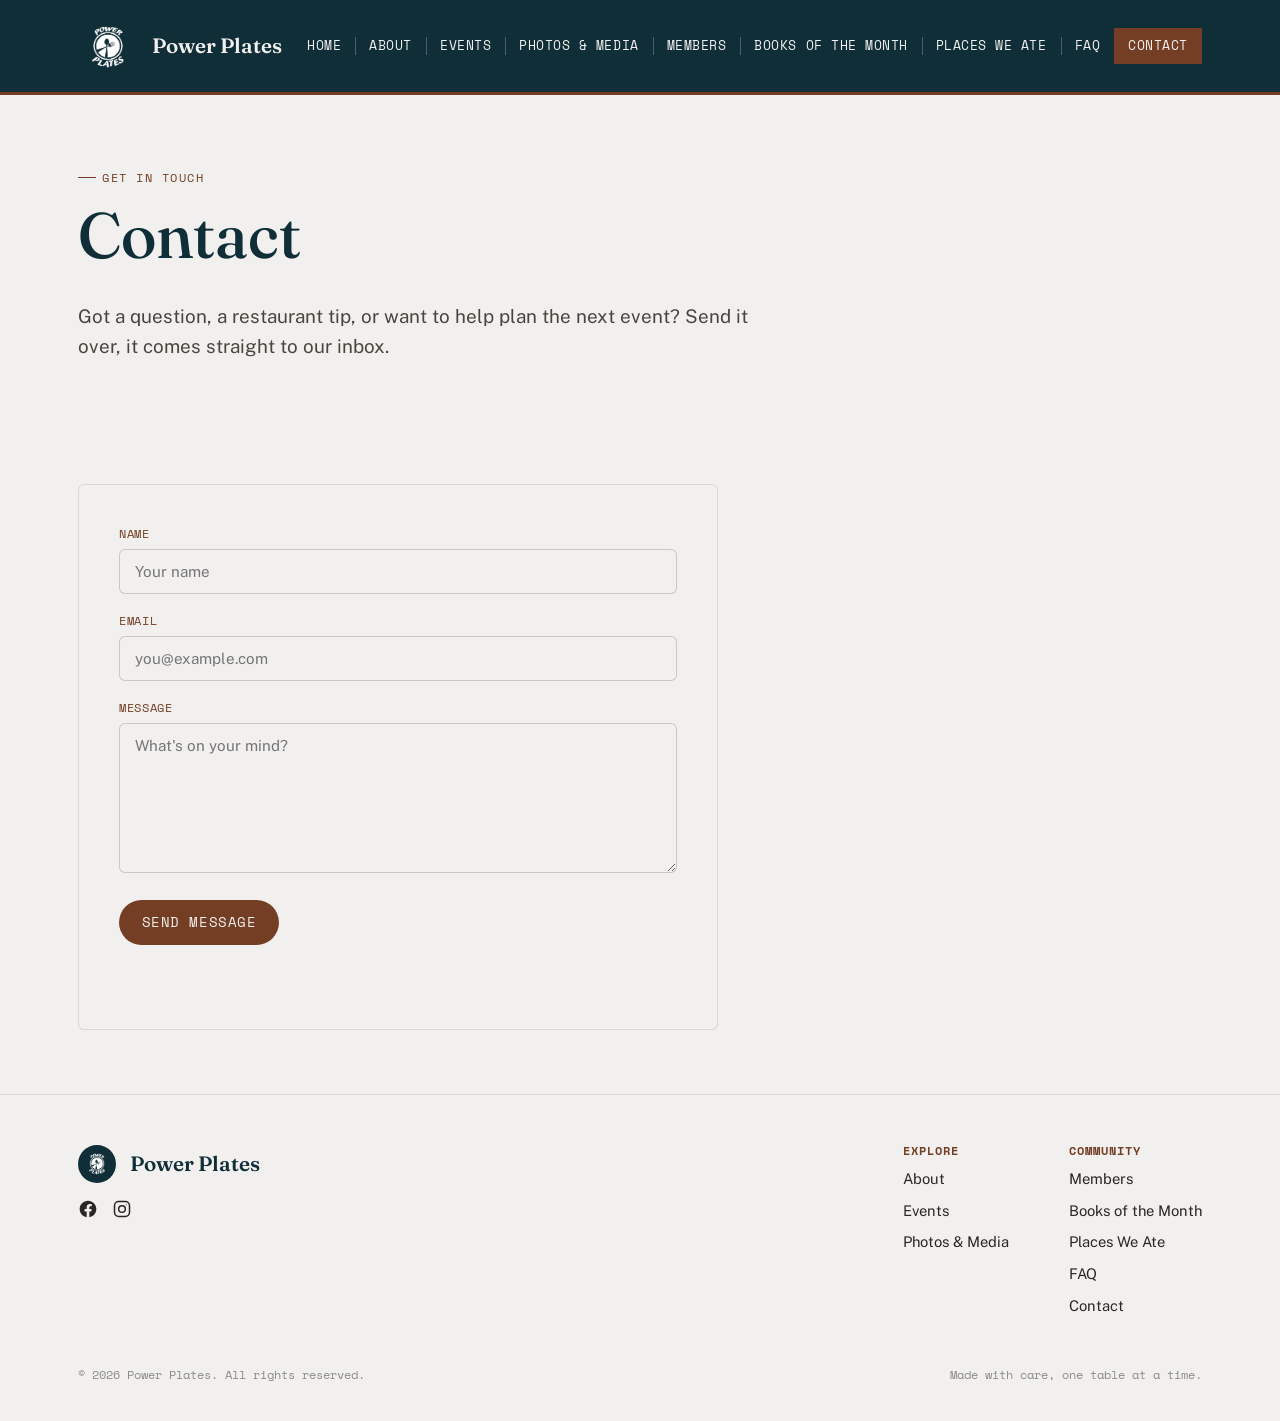
<file: contact.html>
<!DOCTYPE html>
<html lang="en">
<head>
<meta charset="UTF-8">
<meta name="viewport" content="width=device-width, initial-scale=1.0">
<title>Contact | Power Plates</title>
<meta name="description" content="Get in touch with Power Plates: questions, restaurant tips, or anything else.">
<link rel="canonical" href="https://tampapowerplates.com/contact.html">
<link rel="icon" href="images/favicon.ico" sizes="any">
<link rel="icon" href="images/favicon-32x32.png" type="image/png">
<link rel="apple-touch-icon" href="images/apple-touch-icon.png">
<meta property="og:type" content="website">
<meta property="og:site_name" content="Power Plates">
<meta property="og:url" content="https://tampapowerplates.com/contact.html">
<meta property="og:title" content="Contact | Power Plates">
<meta property="og:description" content="Get in touch with Power Plates: questions, restaurant tips, or anything else.">
<meta property="og:image" content="https://tampapowerplates.com/images/og-cover.jpg">
<meta property="og:image:width" content="1200">
<meta property="og:image:height" content="630">
<meta property="og:image:alt" content="Power Plates members gathered on stage at Thirsty Marlin">
<meta name="twitter:card" content="summary_large_image">
<meta name="twitter:title" content="Contact | Power Plates">
<meta name="twitter:description" content="Get in touch with Power Plates: questions, restaurant tips, or anything else.">
<meta name="twitter:image" content="https://tampapowerplates.com/images/og-cover.jpg">
<link rel="stylesheet" href="css/style.css">
</head>
<body>

<header class="site-header">
  <div class="wrap">
    <a href="index.html" class="brand">
      <span class="brand-mark" aria-hidden="true"><img src="images/logo.png" alt=""></span>
      Power Plates
    </a>
    <nav class="main-nav" aria-label="Primary">
      <a href="index.html">Home</a>
      <a href="about.html">About</a>
      <a href="events.html">Events</a>
      <a href="media.html">Photos &amp; Media</a>
      <a href="members.html">Members</a>
      <a href="books.html">Books of the Month</a>
      <a href="places-we-ate.html">Places We Ate</a>
      <a href="faq.html">FAQ</a>
      <a href="contact.html" class="active">Contact</a>
    </nav>
    <button class="nav-toggle" aria-label="Toggle menu" aria-expanded="false">
      <span></span><span></span><span></span>
    </button>
  </div>
</header>

<main>

  <section class="page-head">
    <div class="wrap">
      <div class="eyebrow">Get in touch</div>
      <h1>Contact</h1>
      <p class="lede">Got a question, a restaurant tip, or want to help plan the next event? Send it over, it comes straight to our inbox.</p>
    </div>
  </section>

  <section>
    <div class="wrap">
      <div class="contact-card">
        <!--
          WEB3FORMS SETUP
          Your real Web3Forms access key is already wired in below
          (same one used on the newsletter forms). Submissions
          go straight to the email address registered with that key.
        -->
        <form class="web3form contact-form" action="https://api.web3forms.com/submit" method="POST" data-success-message="Thanks for reaching out. We'll get back to you soon.">
          <input type="hidden" name="access_key" value="b1203def-ff63-4af1-85cd-ab7c9e30a74a">
          <input type="hidden" name="subject" value="New message from the Power Plates contact form">
          <input type="checkbox" name="botcheck" class="visually-hidden" tabindex="-1" autocomplete="off">

          <div>
            <label for="contact-name">Name</label>
            <input type="text" id="contact-name" name="name" placeholder="Your name" required>
          </div>

          <div>
            <label for="contact-email">Email</label>
            <input type="email" id="contact-email" name="email" placeholder="you@example.com" required>
          </div>

          <div>
            <label for="contact-message">Message</label>
            <textarea id="contact-message" name="message" placeholder="What's on your mind?" required></textarea>
          </div>

          <div>
            <button type="submit" class="btn btn-primary">Send message</button>
          </div>

          <p class="form-status" role="status"></p>
        </form>
      </div>
    </div>
  </section>

</main>

<footer class="site-footer">
  <div class="wrap">
    <div class="footer-grid">
      <div class="footer-brand-col">
        <a href="index.html" class="brand">
          <span class="brand-mark" aria-hidden="true"><img src="images/logo.png" alt=""></span>
          Power Plates
        </a>
        <div class="social-links">
          <a href="https://www.facebook.com/groups/powerplates/" target="_blank" rel="noopener" aria-label="Power Plates on Facebook">
            <svg viewBox="0 0 24 24" width="20" height="20" fill="currentColor" aria-hidden="true"><path d="M12 2C6.48 2 2 6.48 2 12c0 5 3.66 9.13 8.44 9.88v-6.99H7.9v-2.89h2.54V9.8c0-2.51 1.49-3.89 3.78-3.89 1.09 0 2.23.2 2.23.2v2.46h-1.26c-1.24 0-1.63.77-1.63 1.56v1.87h2.78l-.44 2.89h-2.34v6.99C18.34 21.13 22 17 22 12c0-5.52-4.48-10-10-10z"/></svg>
          </a>
          <a href="https://www.instagram.com/powerplatestampa/" target="_blank" rel="noopener" aria-label="Power Plates on Instagram">
            <svg viewBox="0 0 24 24" width="20" height="20" fill="none" stroke="currentColor" stroke-width="1.8" aria-hidden="true"><rect x="3" y="3" width="18" height="18" rx="5"/><circle cx="12" cy="12" r="4"/><circle cx="17.2" cy="6.8" r="0.6" fill="currentColor" stroke="none"/></svg>
          </a>
        </div>
      </div>
      <div class="footer-cols">
        <div class="footer-col">
          <h4>Explore</h4>
          <a href="about.html">About</a>
          <a href="events.html">Events</a>
          <a href="media.html">Photos &amp; Media</a>
        </div>
        <div class="footer-col">
          <h4>Community</h4>
          <a href="members.html">Members</a>
          <a href="books.html">Books of the Month</a>
          <a href="places-we-ate.html">Places We Ate</a>
          <a href="faq.html">FAQ</a>
          <a href="contact.html">Contact</a>
        </div>
      </div>
    </div>
    <div class="footer-bottom">
      <span>© 2026 Power Plates. All rights reserved.</span>
      <span>Made with care, one table at a time.</span>
    </div>
  </div>
</footer>

<script src="js/script.js"></script>
</body>
</html>
</file>
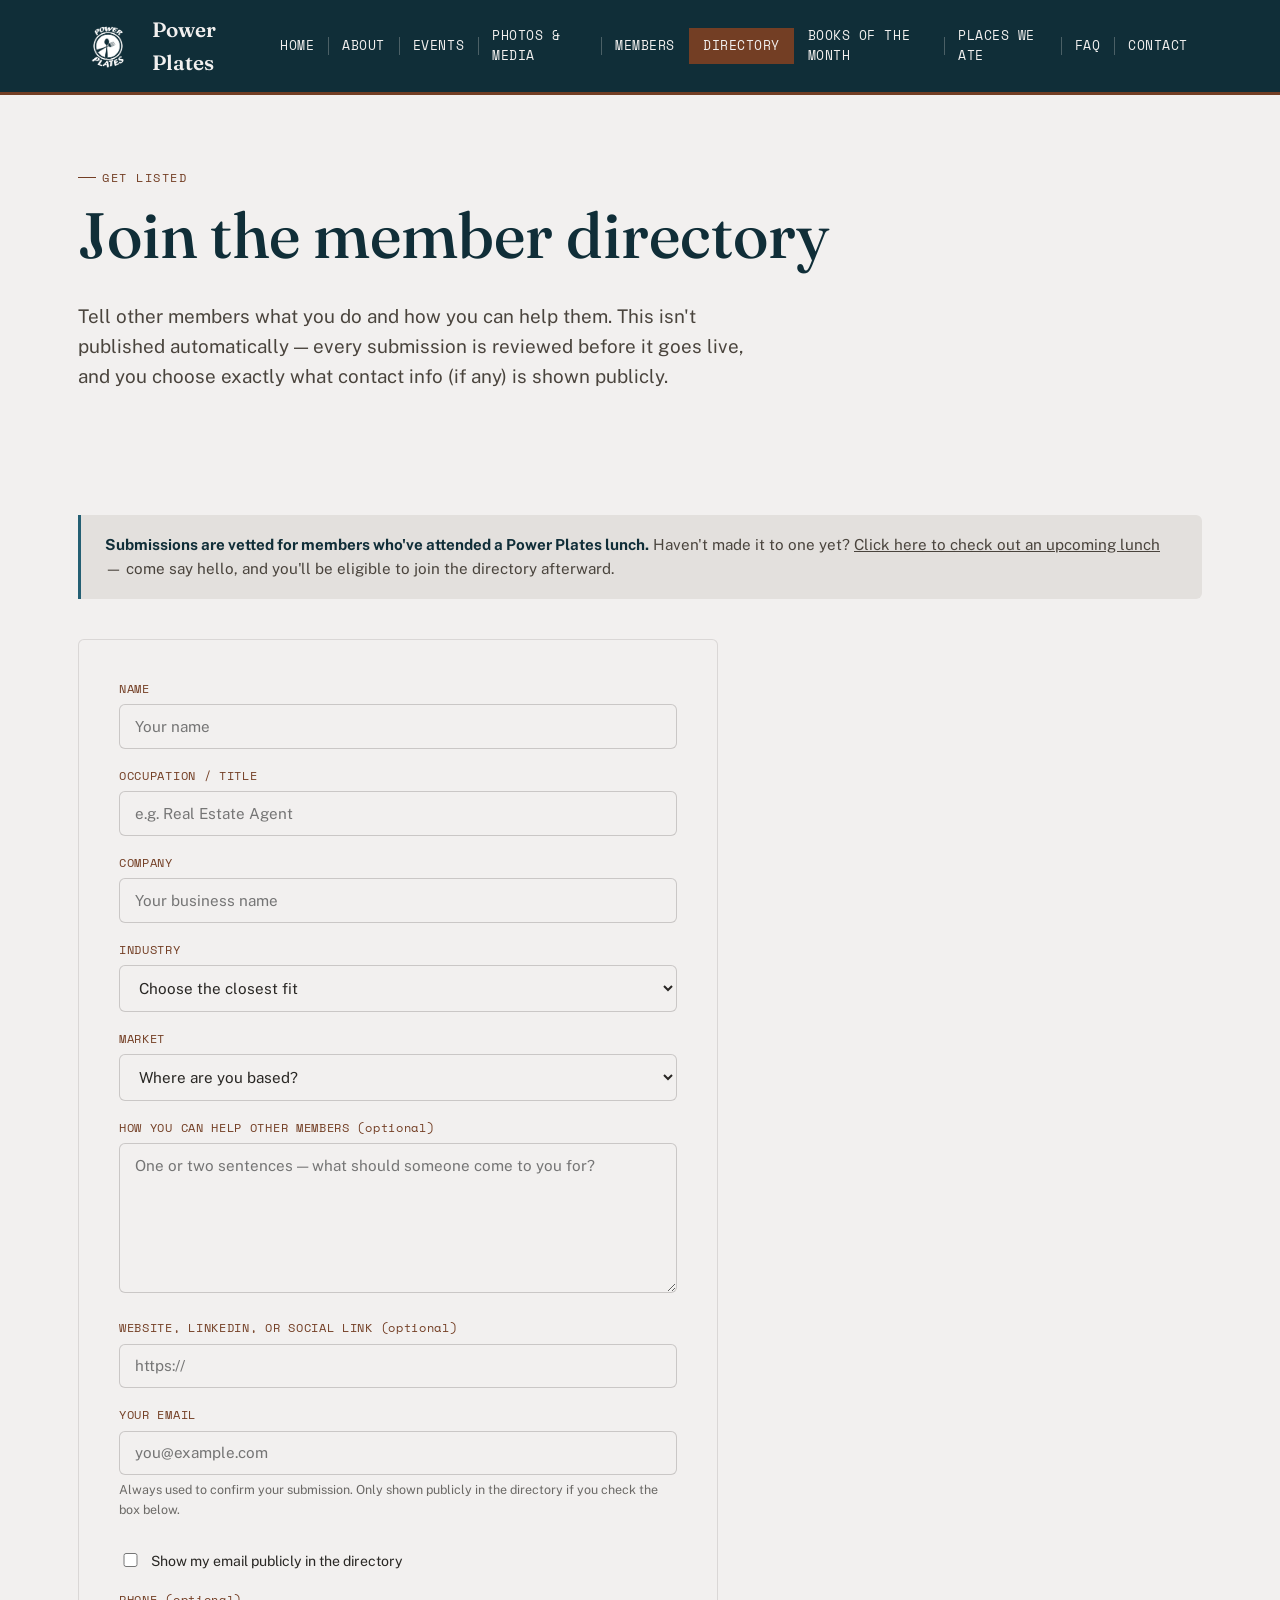
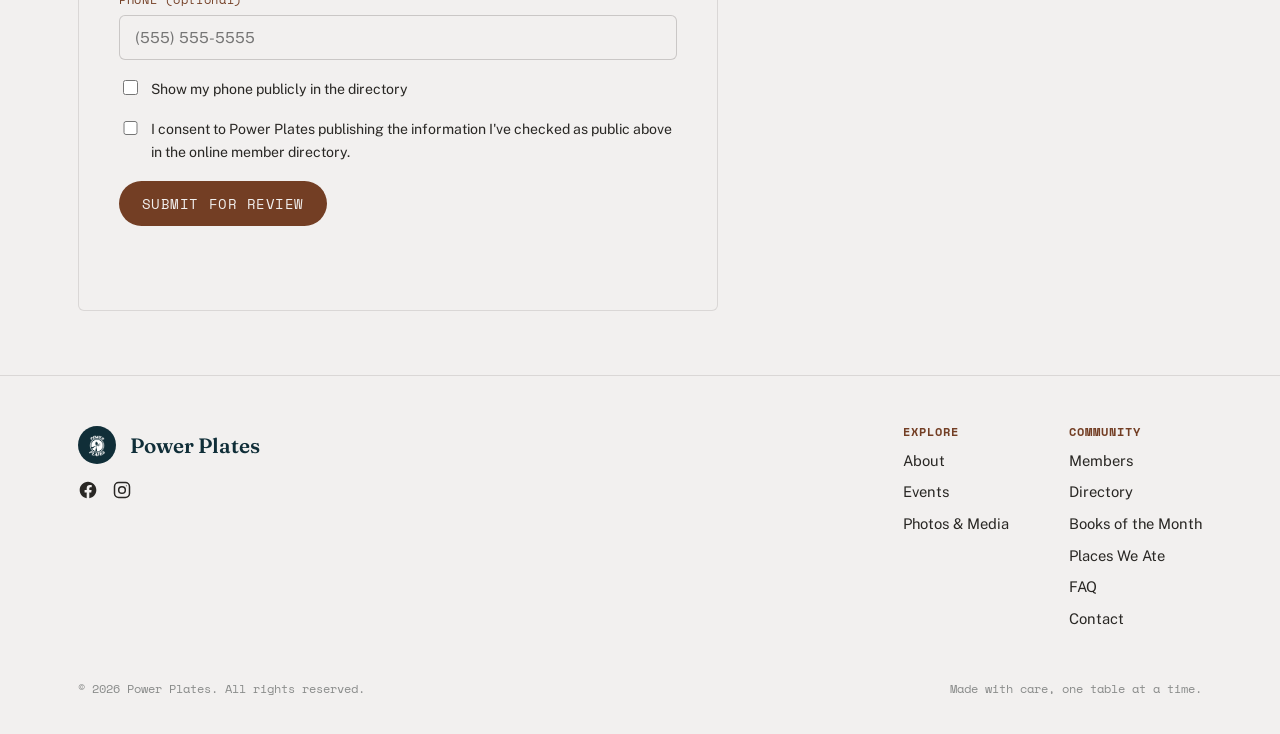
<file: directory-signup.html>
<!DOCTYPE html>
<html lang="en">
<head>
<meta charset="UTF-8">
<meta name="viewport" content="width=device-width, initial-scale=1.0">
<title>Join the Directory | Power Plates</title>
<meta name="description" content="Add your business to the Power Plates member directory.">
<link rel="canonical" href="https://tampapowerplates.com/directory-signup.html">
<link rel="icon" href="images/favicon.ico" sizes="any">
<link rel="icon" href="images/favicon-32x32.png" type="image/png">
<link rel="apple-touch-icon" href="images/apple-touch-icon.png">
<meta property="og:type" content="website">
<meta property="og:site_name" content="Power Plates">
<meta property="og:url" content="https://tampapowerplates.com/directory-signup.html">
<meta property="og:title" content="Join the Directory | Power Plates">
<meta property="og:description" content="Add your business to the Power Plates member directory.">
<meta property="og:image" content="https://tampapowerplates.com/images/og-cover.jpg">
<meta property="og:image:width" content="1200">
<meta property="og:image:height" content="630">
<meta property="og:image:alt" content="Power Plates members gathered on stage at Thirsty Marlin">
<meta name="twitter:card" content="summary_large_image">
<meta name="twitter:title" content="Join the Directory | Power Plates">
<meta name="twitter:description" content="Add your business to the Power Plates member directory.">
<meta name="twitter:image" content="https://tampapowerplates.com/images/og-cover.jpg">
<link rel="stylesheet" href="css/style.css">
</head>
<body>

<header class="site-header">
  <div class="wrap">
    <a href="index.html" class="brand">
      <span class="brand-mark" aria-hidden="true"><img src="images/logo.png" alt=""></span>
      Power Plates
    </a>
    <nav class="main-nav" aria-label="Primary">
      <a href="index.html">Home</a>
      <a href="about.html">About</a>
      <a href="events.html">Events</a>
      <a href="media.html">Photos &amp; Media</a>
      <a href="members.html">Members</a>
      <a href="directory.html" class="active">Directory</a>
      <a href="books.html">Books of the Month</a>
      <a href="places-we-ate.html">Places We Ate</a>
      <a href="faq.html">FAQ</a>
      <a href="contact.html">Contact</a>
    </nav>
    <button class="nav-toggle" aria-label="Toggle menu" aria-expanded="false">
      <span></span><span></span><span></span>
    </button>
  </div>
</header>

<main>

  <section class="page-head">
    <div class="wrap">
      <div class="eyebrow">Get listed</div>
      <h1>Join the member directory</h1>
      <p class="lede">Tell other members what you do and how you can help them. This isn't published automatically &mdash; every submission is reviewed before it goes live, and you choose exactly what contact info (if any) is shown publicly.</p>
    </div>
  </section>

  <section>
    <div class="wrap">
      <div class="callout">
        <strong>Submissions are vetted for members who've attended a Power Plates lunch.</strong> Haven't made it to one yet? <a href="events.html">Click here to check out an upcoming lunch</a> &mdash; come say hello, and you'll be eligible to join the directory afterward.
      </div>
      <div class="contact-card">
        <!--
          WEB3FORMS SETUP
          Same access key as the newsletter/contact forms. Submissions go
          straight to the email address registered with that key. Nothing
          here publishes automatically -- Derrick reviews each submission
          and adds approved entries to js/directory-data.js, including
          ONLY the fields the member checked as public below.
        -->
        <form class="web3form contact-form" action="https://api.web3forms.com/submit" method="POST" data-success-message="Thanks! We'll review your submission and add you to the directory within a few days.">
          <input type="hidden" name="access_key" value="b1203def-ff63-4af1-85cd-ab7c9e30a74a">
          <input type="hidden" name="subject" value="New Power Plates directory submission">
          <input type="checkbox" name="botcheck" class="visually-hidden" tabindex="-1" autocomplete="off">

          <div>
            <label for="dir-name">Name</label>
            <input type="text" id="dir-name" name="name" placeholder="Your name" required>
          </div>

          <div>
            <label for="dir-occupation">Occupation / title</label>
            <input type="text" id="dir-occupation" name="occupation" placeholder="e.g. Real Estate Agent" required>
          </div>

          <div>
            <label for="dir-company">Company</label>
            <input type="text" id="dir-company" name="company" placeholder="Your business name" required>
          </div>

          <div>
            <label for="dir-industry">Industry</label>
            <select id="dir-industry" name="industry" required>
              <option value="" disabled selected>Choose the closest fit</option>
              <option>Real Estate</option>
              <option>Insurance</option>
              <option>Financial Services &amp; Lending</option>
              <option>Marketing &amp; Advertising</option>
              <option>Health &amp; Wellness</option>
              <option>Legal</option>
              <option>Home Services &amp; Construction</option>
              <option>Food &amp; Beverage</option>
              <option>Retail</option>
              <option>Technology</option>
              <option>Consulting</option>
              <option>Nonprofit</option>
              <option>Other</option>
            </select>
          </div>

          <div id="dir-industry-other-wrap" style="display:none;">
            <label for="dir-industry-other">Please specify your industry</label>
            <input type="text" id="dir-industry-other" name="industry_other" placeholder="Your industry">
          </div>

          <div>
            <label for="dir-market">Market</label>
            <select id="dir-market" name="market" required>
              <option value="" disabled selected>Where are you based?</option>
              <option>Pinellas County</option>
              <option>Hillsborough County</option>
              <option>Other</option>
            </select>
          </div>

          <div>
            <label for="dir-bio">How you can help other members <span style="text-transform:none;">(optional)</span></label>
            <textarea id="dir-bio" name="bio" placeholder="One or two sentences &mdash; what should someone come to you for?"></textarea>
          </div>

          <div>
            <label for="dir-link">Website, LinkedIn, or social link <span style="text-transform:none;">(optional)</span></label>
            <input type="url" id="dir-link" name="link" placeholder="https://">
          </div>

          <div>
            <label for="dir-email">Your email</label>
            <input type="email" id="dir-email" name="email" placeholder="you@example.com" required>
            <p class="field-hint">Always used to confirm your submission. Only shown publicly in the directory if you check the box below.</p>
          </div>
          <div class="checkbox-row">
            <input type="checkbox" id="dir-email-public" name="email_public" value="Yes">
            <label for="dir-email-public">Show my email publicly in the directory</label>
          </div>

          <div>
            <label for="dir-phone">Phone <span style="text-transform:none;">(optional)</span></label>
            <input type="tel" id="dir-phone" name="phone" placeholder="(555) 555-5555">
          </div>
          <div class="checkbox-row">
            <input type="checkbox" id="dir-phone-public" name="phone_public" value="Yes">
            <label for="dir-phone-public">Show my phone publicly in the directory</label>
          </div>

          <div class="checkbox-row">
            <input type="checkbox" id="dir-consent" name="consent" value="Yes" required>
            <label for="dir-consent">I consent to Power Plates publishing the information I've checked as public above in the online member directory.</label>
          </div>

          <div>
            <button type="submit" class="btn btn-primary">Submit for review</button>
          </div>

          <p class="form-status" role="status"></p>
        </form>
      </div>
    </div>
  </section>

</main>

<footer class="site-footer">
  <div class="wrap">
    <div class="footer-grid">
      <div class="footer-brand-col">
        <a href="index.html" class="brand">
          <span class="brand-mark" aria-hidden="true"><img src="images/logo.png" alt=""></span>
          Power Plates
        </a>
        <div class="social-links">
          <a href="https://www.facebook.com/groups/powerplates/" target="_blank" rel="noopener" aria-label="Power Plates on Facebook">
            <svg viewBox="0 0 24 24" width="20" height="20" fill="currentColor" aria-hidden="true"><path d="M12 2C6.48 2 2 6.48 2 12c0 5 3.66 9.13 8.44 9.88v-6.99H7.9v-2.89h2.54V9.8c0-2.51 1.49-3.89 3.78-3.89 1.09 0 2.23.2 2.23.2v2.46h-1.26c-1.24 0-1.63.77-1.63 1.56v1.87h2.78l-.44 2.89h-2.34v6.99C18.34 21.13 22 17 22 12c0-5.52-4.48-10-10-10z"/></svg>
          </a>
          <a href="https://www.instagram.com/powerplatestampa/" target="_blank" rel="noopener" aria-label="Power Plates on Instagram">
            <svg viewBox="0 0 24 24" width="20" height="20" fill="none" stroke="currentColor" stroke-width="1.8" aria-hidden="true"><rect x="3" y="3" width="18" height="18" rx="5"/><circle cx="12" cy="12" r="4"/><circle cx="17.2" cy="6.8" r="0.6" fill="currentColor" stroke="none"/></svg>
          </a>
        </div>
      </div>
      <div class="footer-cols">
        <div class="footer-col">
          <h4>Explore</h4>
          <a href="about.html">About</a>
          <a href="events.html">Events</a>
          <a href="media.html">Photos &amp; Media</a>
        </div>
        <div class="footer-col">
          <h4>Community</h4>
          <a href="members.html">Members</a>
          <a href="directory.html">Directory</a>
          <a href="books.html">Books of the Month</a>
          <a href="places-we-ate.html">Places We Ate</a>
          <a href="faq.html">FAQ</a>
          <a href="contact.html">Contact</a>
        </div>
      </div>
    </div>
    <div class="footer-bottom">
      <span>© 2026 Power Plates. All rights reserved.</span>
      <span>Made with care, one table at a time.</span>
    </div>
  </div>
</footer>

<script src="js/script.js"></script>
<script>
  (function () {
    var select = document.querySelector('#dir-industry');
    var wrap = document.querySelector('#dir-industry-other-wrap');
    var otherInput = document.querySelector('#dir-industry-other');
    if (!select || !wrap || !otherInput) return;
    select.addEventListener('change', function () {
      var isOther = select.value === 'Other';
      wrap.style.display = isOther ? 'block' : 'none';
      otherInput.required = isOther;
      if (!isOther) otherInput.value = '';
    });
  })();
</script>
</body>
</html>
</file>
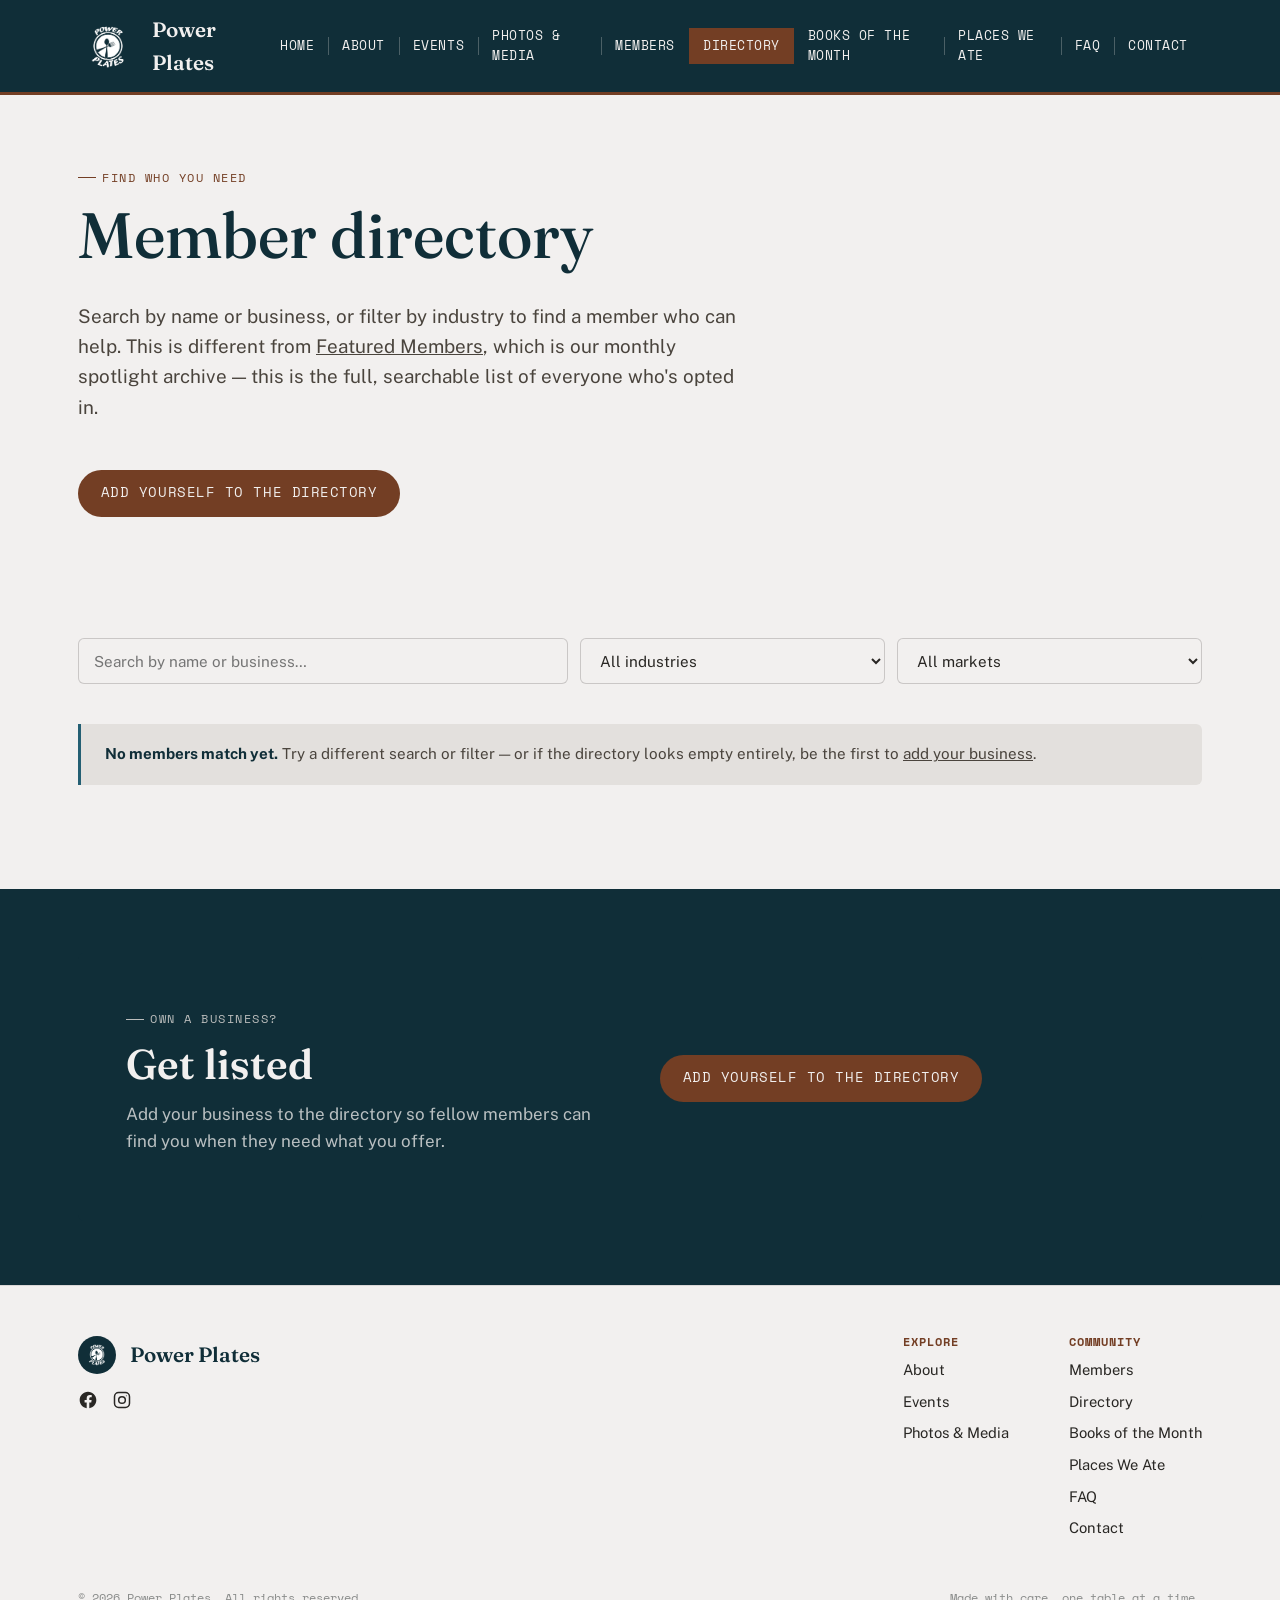
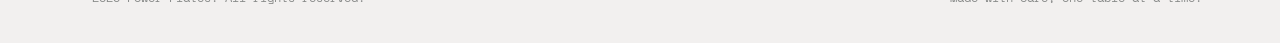
<file: directory.html>
<!DOCTYPE html>
<html lang="en">
<head>
<meta charset="UTF-8">
<meta name="viewport" content="width=device-width, initial-scale=1.0">
<title>Member Directory | Power Plates</title>
<meta name="description" content="Search the Power Plates member directory by industry to find who you need.">
<link rel="canonical" href="https://tampapowerplates.com/directory.html">
<link rel="icon" href="images/favicon.ico" sizes="any">
<link rel="icon" href="images/favicon-32x32.png" type="image/png">
<link rel="apple-touch-icon" href="images/apple-touch-icon.png">
<meta property="og:type" content="website">
<meta property="og:site_name" content="Power Plates">
<meta property="og:url" content="https://tampapowerplates.com/directory.html">
<meta property="og:title" content="Member Directory | Power Plates">
<meta property="og:description" content="Search the Power Plates member directory by industry to find who you need.">
<meta property="og:image" content="https://tampapowerplates.com/images/og-cover.jpg">
<meta property="og:image:width" content="1200">
<meta property="og:image:height" content="630">
<meta property="og:image:alt" content="Power Plates members gathered on stage at Thirsty Marlin">
<meta name="twitter:card" content="summary_large_image">
<meta name="twitter:title" content="Member Directory | Power Plates">
<meta name="twitter:description" content="Search the Power Plates member directory by industry to find who you need.">
<meta name="twitter:image" content="https://tampapowerplates.com/images/og-cover.jpg">
<link rel="stylesheet" href="css/style.css">
</head>
<body>

<header class="site-header">
  <div class="wrap">
    <a href="index.html" class="brand">
      <span class="brand-mark" aria-hidden="true"><img src="images/logo.png" alt=""></span>
      Power Plates
    </a>
    <nav class="main-nav" aria-label="Primary">
      <a href="index.html">Home</a>
      <a href="about.html">About</a>
      <a href="events.html">Events</a>
      <a href="media.html">Photos &amp; Media</a>
      <a href="members.html">Members</a>
      <a href="directory.html" class="active">Directory</a>
      <a href="books.html">Books of the Month</a>
      <a href="places-we-ate.html">Places We Ate</a>
      <a href="faq.html">FAQ</a>
      <a href="contact.html">Contact</a>
    </nav>
    <button class="nav-toggle" aria-label="Toggle menu" aria-expanded="false">
      <span></span><span></span><span></span>
    </button>
  </div>
</header>

<main>

  <section class="page-head">
    <div class="wrap">
      <div class="eyebrow">Find who you need</div>
      <h1>Member directory</h1>
      <p class="lede">Search by name or business, or filter by industry to find a member who can help. This is different from <a href="members.html">Featured Members</a>, which is our monthly spotlight archive &mdash; this is the full, searchable list of everyone who's opted in.</p>
      <p class="mt-lg"><a href="directory-signup.html" class="btn btn-primary">Add yourself to the directory</a></p>
    </div>
  </section>

  <section>
    <div class="wrap">
      <div class="directory-filters">
        <input type="text" id="directory-search" placeholder="Search by name or business&hellip;" aria-label="Search the directory">
        <select id="directory-industry-filter" aria-label="Filter by industry">
          <option value="">All industries</option>
        </select>
        <select id="directory-market-filter" aria-label="Filter by market">
          <option value="">All markets</option>
          <option>Pinellas County</option>
          <option>Hillsborough County</option>
          <option>Other</option>
        </select>
      </div>

      <div class="grid grid-3" id="directory-grid"></div>

      <div id="directory-empty" class="callout" style="display:none;">
        <strong>No members match yet.</strong> Try a different search or filter &mdash; or if the directory looks empty entirely, be the first to
        <a href="directory-signup.html">add your business</a>.
      </div>
    </div>
  </section>

  <section class="section-dark" id="join">
    <div class="wrap">
      <div class="newsletter">
        <div>
          <div class="eyebrow">Own a business?</div>
          <h2>Get listed</h2>
          <p>Add your business to the directory so fellow members can find you when they need what you offer.</p>
        </div>
        <div>
          <p><a href="directory-signup.html" class="btn btn-primary">Add yourself to the directory</a></p>
        </div>
      </div>
    </div>
  </section>

</main>

<footer class="site-footer">
  <div class="wrap">
    <div class="footer-grid">
      <div class="footer-brand-col">
        <a href="index.html" class="brand">
          <span class="brand-mark" aria-hidden="true"><img src="images/logo.png" alt=""></span>
          Power Plates
        </a>
        <div class="social-links">
          <a href="https://www.facebook.com/groups/powerplates/" target="_blank" rel="noopener" aria-label="Power Plates on Facebook">
            <svg viewBox="0 0 24 24" width="20" height="20" fill="currentColor" aria-hidden="true"><path d="M12 2C6.48 2 2 6.48 2 12c0 5 3.66 9.13 8.44 9.88v-6.99H7.9v-2.89h2.54V9.8c0-2.51 1.49-3.89 3.78-3.89 1.09 0 2.23.2 2.23.2v2.46h-1.26c-1.24 0-1.63.77-1.63 1.56v1.87h2.78l-.44 2.89h-2.34v6.99C18.34 21.13 22 17 22 12c0-5.52-4.48-10-10-10z"/></svg>
          </a>
          <a href="https://www.instagram.com/powerplatestampa/" target="_blank" rel="noopener" aria-label="Power Plates on Instagram">
            <svg viewBox="0 0 24 24" width="20" height="20" fill="none" stroke="currentColor" stroke-width="1.8" aria-hidden="true"><rect x="3" y="3" width="18" height="18" rx="5"/><circle cx="12" cy="12" r="4"/><circle cx="17.2" cy="6.8" r="0.6" fill="currentColor" stroke="none"/></svg>
          </a>
        </div>
      </div>
      <div class="footer-cols">
        <div class="footer-col">
          <h4>Explore</h4>
          <a href="about.html">About</a>
          <a href="events.html">Events</a>
          <a href="media.html">Photos &amp; Media</a>
        </div>
        <div class="footer-col">
          <h4>Community</h4>
          <a href="members.html">Members</a>
          <a href="directory.html">Directory</a>
          <a href="books.html">Books of the Month</a>
          <a href="places-we-ate.html">Places We Ate</a>
          <a href="faq.html">FAQ</a>
          <a href="contact.html">Contact</a>
        </div>
      </div>
    </div>
    <div class="footer-bottom">
      <span>© 2026 Power Plates. All rights reserved.</span>
      <span>Made with care, one table at a time.</span>
    </div>
  </div>
</footer>

<script src="js/directory-data.js"></script>
<script src="js/directory.js"></script>
<script src="js/script.js"></script>
</body>
</html>
</file>
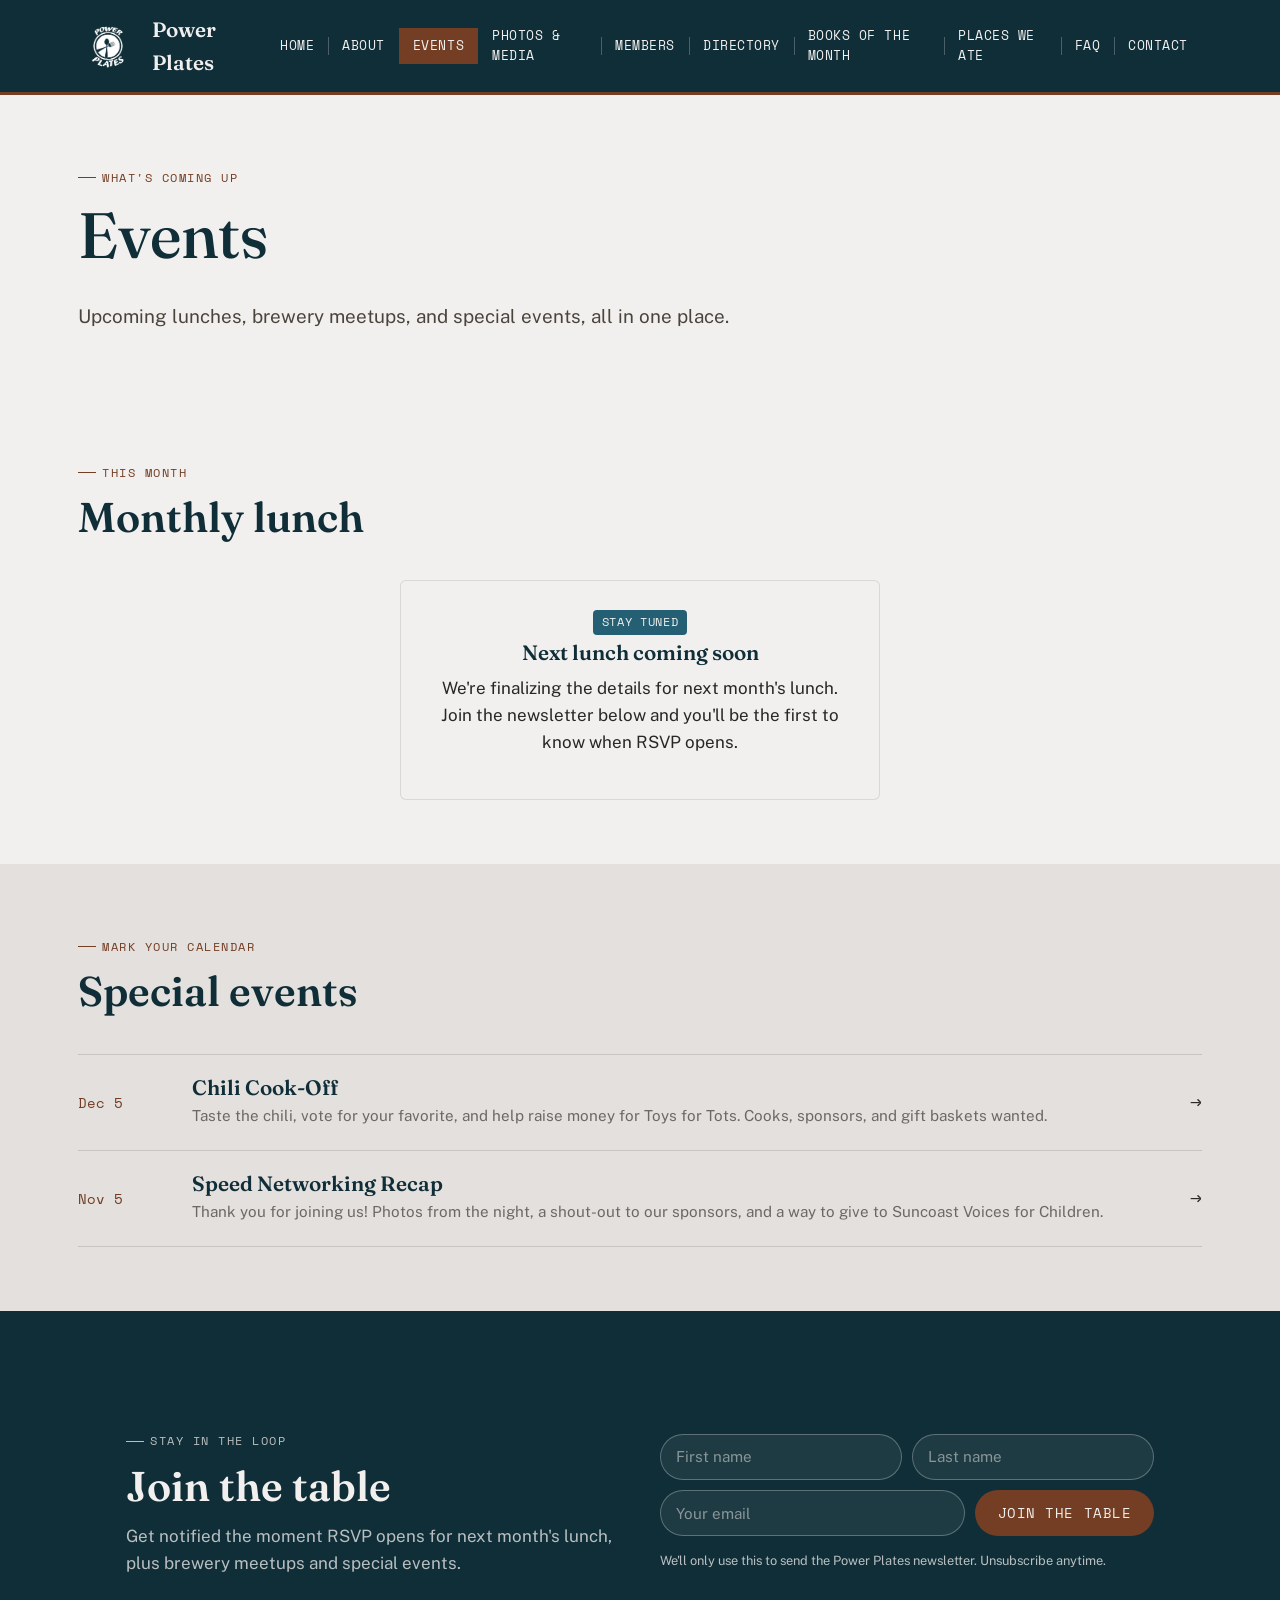
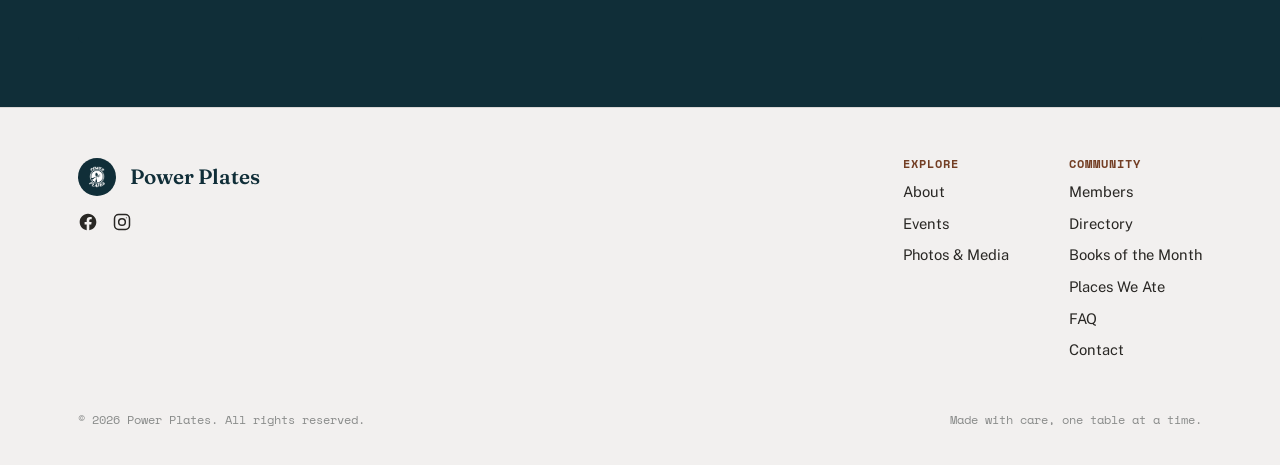
<file: events.html>
<!DOCTYPE html>
<html lang="en">
<head>
<meta charset="UTF-8">
<meta name="viewport" content="width=device-width, initial-scale=1.0">
<title>Events | Power Plates</title>
<meta name="description" content="Upcoming Power Plates lunches, brewery meetups, and community events.">
<link rel="canonical" href="https://tampapowerplates.com/events.html">
<link rel="icon" href="images/favicon.ico" sizes="any">
<link rel="icon" href="images/favicon-32x32.png" type="image/png">
<link rel="apple-touch-icon" href="images/apple-touch-icon.png">
<meta property="og:type" content="website">
<meta property="og:site_name" content="Power Plates">
<meta property="og:url" content="https://tampapowerplates.com/events.html">
<meta property="og:title" content="Events | Power Plates">
<meta property="og:description" content="Upcoming Power Plates lunches, brewery meetups, and community events.">
<meta property="og:image" content="https://tampapowerplates.com/images/og-cover.jpg">
<meta property="og:image:width" content="1200">
<meta property="og:image:height" content="630">
<meta property="og:image:alt" content="Power Plates members gathered on stage at Thirsty Marlin">
<meta name="twitter:card" content="summary_large_image">
<meta name="twitter:title" content="Events | Power Plates">
<meta name="twitter:description" content="Upcoming Power Plates lunches, brewery meetups, and community events.">
<meta name="twitter:image" content="https://tampapowerplates.com/images/og-cover.jpg">
<link rel="stylesheet" href="css/style.css">
<!-- LUNCH_JSONLD_START -->
<!-- No Event structured data while next month's lunch isn't confirmed yet. -->
<!-- LUNCH_JSONLD_END -->
</head>
<body>

<header class="site-header">
  <div class="wrap">
    <a href="index.html" class="brand">
      <span class="brand-mark" aria-hidden="true"><img src="images/logo.png" alt=""></span>
      Power Plates
    </a>
    <nav class="main-nav" aria-label="Primary">
      <a href="index.html">Home</a>
      <a href="about.html">About</a>
      <a href="events.html" class="active">Events</a>
      <a href="media.html">Photos &amp; Media</a>
      <a href="members.html">Members</a>
      <a href="directory.html">Directory</a>
      <a href="books.html">Books of the Month</a>
      <a href="places-we-ate.html">Places We Ate</a>
      <a href="faq.html">FAQ</a>
      <a href="contact.html">Contact</a>
    </nav>
    <button class="nav-toggle" aria-label="Toggle menu" aria-expanded="false">
      <span></span><span></span><span></span>
    </button>
  </div>
</header>

<main>

  <section class="page-head">
    <div class="wrap">
      <div class="eyebrow">What's coming up</div>
      <h1>Events</h1>
      <p class="lede">Upcoming lunches, brewery meetups, and special events, all in one place.</p>
    </div>
  </section>

  <section>
    <div class="wrap">
      <div class="section-head">
        <div class="eyebrow">This month</div>
        <h2>Monthly lunch</h2>
      </div>
      <!-- LUNCH_STATE_START
      month: november
      eventbrite: https://novemberpowerplates.eventbrite.com
      startDate: 2026-11-20T12:00:00-05:00
      endDate: 2026-11-20T14:00:00-05:00
      LUNCH_STATE_END -->
      <!-- LUNCH_CARD_START -->
      <div class="lunch-card-wrap">
        <div class="card" style="text-align:center;">
          <span class="tag">Stay tuned</span>
          <h3>Next lunch coming soon</h3>
          <p>We're finalizing the details for next month's lunch. Join the newsletter below and you'll be the first to know when RSVP opens.</p>
        </div>
      </div>
      <!-- LUNCH_CARD_END -->
    </div>
  </section>

  <section class="section-alt">
    <div class="wrap">
      <div class="section-head">
        <div class="eyebrow">Mark your calendar</div>
        <h2>Special events</h2>
      </div>
      <div class="course-list">
        <a href="chili.html" class="course-row">
          <span class="course-num">Dec 5</span>
          <span>
            <h3>Chili Cook-Off</h3>
            <p>Taste the chili, vote for your favorite, and help raise money for Toys for Tots. Cooks, sponsors, and gift baskets wanted.</p>
          </span>
          <span class="course-arrow">→</span>
        </a>
        <a href="speed-networking.html" class="course-row">
          <span class="course-num">Nov 5</span>
          <span>
            <h3>Speed Networking Recap</h3>
            <p>Thank you for joining us! Photos from the night, a shout-out to our sponsors, and a way to give to Suncoast Voices for Children.</p>
          </span>
          <span class="course-arrow">→</span>
        </a>
      </div>
    </div>
  </section>

  <section class="section-dark" id="join">
    <div class="wrap">
      <div class="newsletter">
        <div>
          <div class="eyebrow">Stay in the loop</div>
          <h2>Join the table</h2>
          <p>Get notified the moment RSVP opens for next month's lunch, plus brewery meetups and special events.</p>
        </div>
        <div>
          <form class="web3form" action="https://api.web3forms.com/submit" method="POST">
            <input type="hidden" name="access_key" value="b1203def-ff63-4af1-85cd-ab7c9e30a74a">
            <input type="hidden" name="subject" value="New Power Plates newsletter signup">
            <input type="checkbox" name="botcheck" class="visually-hidden" tabindex="-1" autocomplete="off">
            <div class="form-row">
              <input type="text" name="first_name" placeholder="First name" required aria-label="First name">
              <input type="text" name="last_name" placeholder="Last name" required aria-label="Last name">
              <input type="email" name="email" placeholder="Your email" required aria-label="Your email">
              <button type="submit" class="btn btn-primary">Join the table</button>
            </div>
            <p class="form-status" role="status"></p>
            <p class="form-note">We'll only use this to send the Power Plates newsletter. Unsubscribe anytime.</p>
          </form>
        </div>
      </div>
    </div>
  </section>

</main>

<footer class="site-footer">
  <div class="wrap">
    <div class="footer-grid">
      <div class="footer-brand-col">
        <a href="index.html" class="brand">
          <span class="brand-mark" aria-hidden="true"><img src="images/logo.png" alt=""></span>
          Power Plates
        </a>
        <div class="social-links">
          <a href="https://www.facebook.com/groups/powerplates/" target="_blank" rel="noopener" aria-label="Power Plates on Facebook">
            <svg viewBox="0 0 24 24" width="20" height="20" fill="currentColor" aria-hidden="true"><path d="M12 2C6.48 2 2 6.48 2 12c0 5 3.66 9.13 8.44 9.88v-6.99H7.9v-2.89h2.54V9.8c0-2.51 1.49-3.89 3.78-3.89 1.09 0 2.23.2 2.23.2v2.46h-1.26c-1.24 0-1.63.77-1.63 1.56v1.87h2.78l-.44 2.89h-2.34v6.99C18.34 21.13 22 17 22 12c0-5.52-4.48-10-10-10z"/></svg>
          </a>
          <a href="https://www.instagram.com/powerplatestampa/" target="_blank" rel="noopener" aria-label="Power Plates on Instagram">
            <svg viewBox="0 0 24 24" width="20" height="20" fill="none" stroke="currentColor" stroke-width="1.8" aria-hidden="true"><rect x="3" y="3" width="18" height="18" rx="5"/><circle cx="12" cy="12" r="4"/><circle cx="17.2" cy="6.8" r="0.6" fill="currentColor" stroke="none"/></svg>
          </a>
        </div>
      </div>
      <div class="footer-cols">
        <div class="footer-col">
          <h4>Explore</h4>
          <a href="about.html">About</a>
          <a href="events.html">Events</a>
          <a href="media.html">Photos &amp; Media</a>
        </div>
        <div class="footer-col">
          <h4>Community</h4>
          <a href="members.html">Members</a>
          <a href="directory.html">Directory</a>
          <a href="books.html">Books of the Month</a>
          <a href="places-we-ate.html">Places We Ate</a>
          <a href="faq.html">FAQ</a>
          <a href="contact.html">Contact</a>
        </div>
      </div>
    </div>
    <div class="footer-bottom">
      <span>© 2026 Power Plates. All rights reserved.</span>
      <span>Made with care, one table at a time.</span>
    </div>
  </div>
</footer>

<script src="js/script.js"></script>
</body>
</html>
</file>
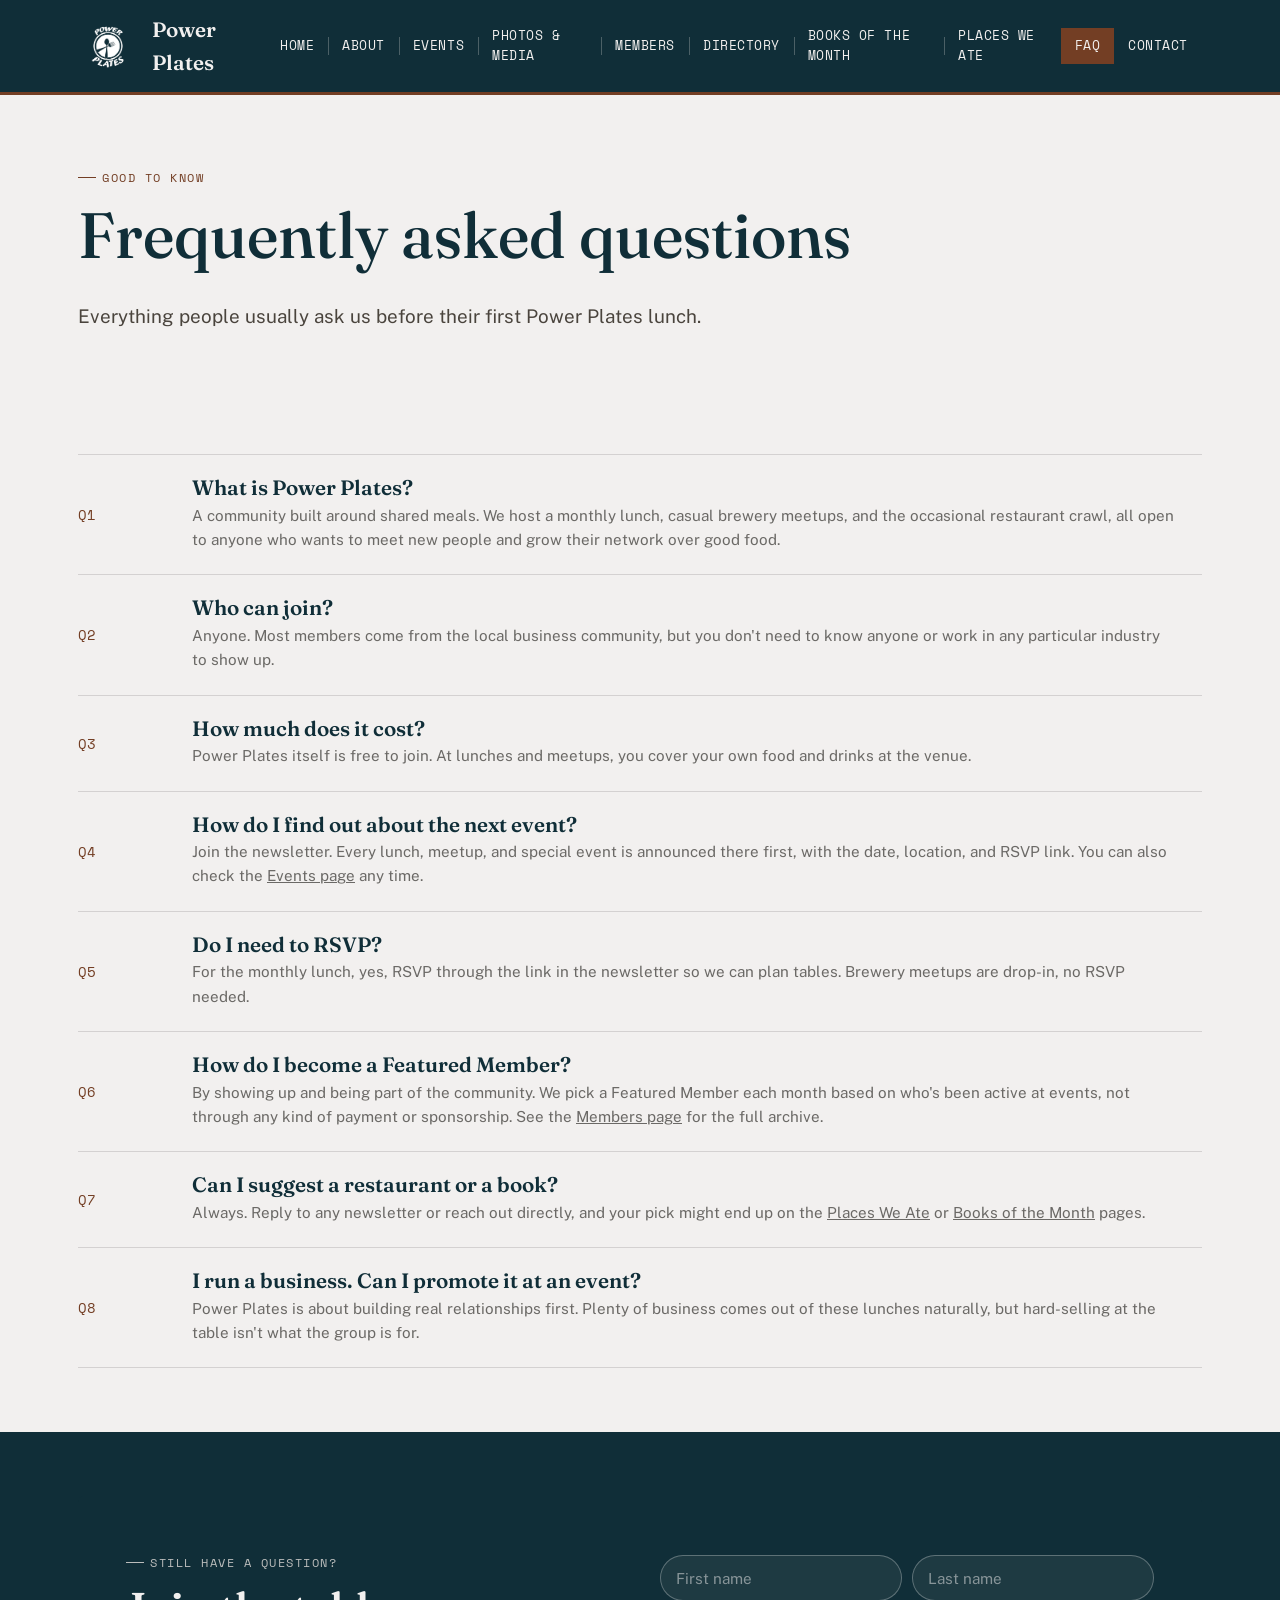
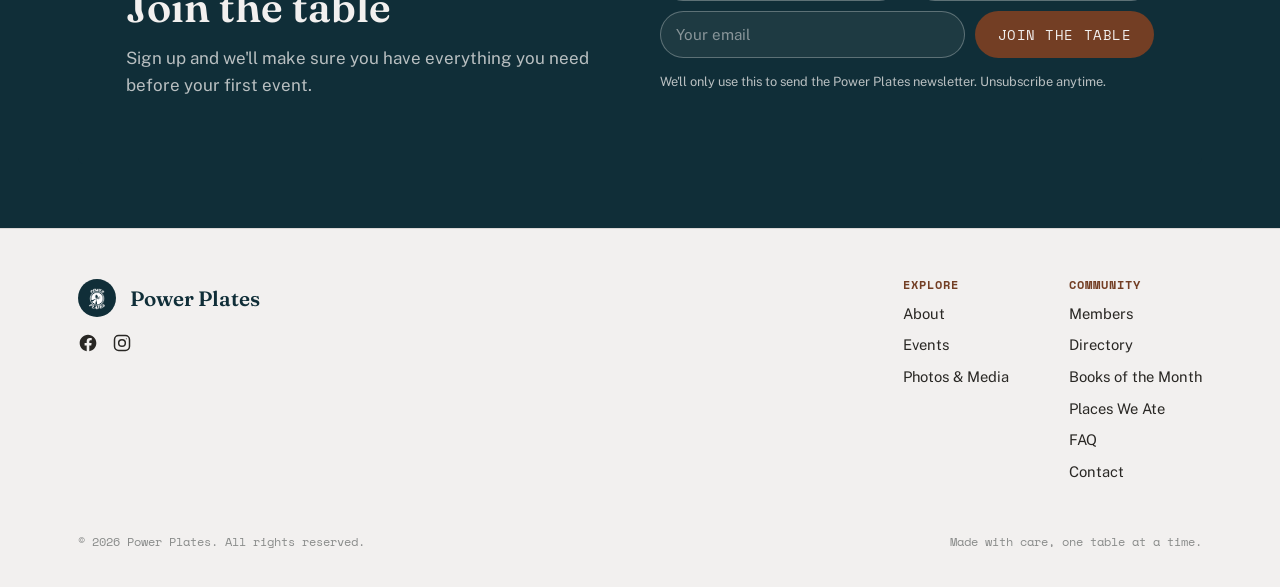
<file: faq.html>
<!DOCTYPE html>
<html lang="en">
<head>
<meta charset="UTF-8">
<meta name="viewport" content="width=device-width, initial-scale=1.0">
<title>FAQ | Power Plates</title>
<meta name="description" content="Answers to common questions about Power Plates events, membership, and the newsletter.">
<link rel="canonical" href="https://tampapowerplates.com/faq.html">
<link rel="icon" href="images/favicon.ico" sizes="any">
<link rel="icon" href="images/favicon-32x32.png" type="image/png">
<link rel="apple-touch-icon" href="images/apple-touch-icon.png">
<meta property="og:type" content="website">
<meta property="og:site_name" content="Power Plates">
<meta property="og:url" content="https://tampapowerplates.com/faq.html">
<meta property="og:title" content="FAQ | Power Plates">
<meta property="og:description" content="Answers to common questions about Power Plates events, membership, and the newsletter.">
<meta property="og:image" content="https://tampapowerplates.com/images/og-cover.jpg">
<meta property="og:image:width" content="1200">
<meta property="og:image:height" content="630">
<meta property="og:image:alt" content="Power Plates members gathered on stage at Thirsty Marlin">
<meta name="twitter:card" content="summary_large_image">
<meta name="twitter:title" content="FAQ | Power Plates">
<meta name="twitter:description" content="Answers to common questions about Power Plates events, membership, and the newsletter.">
<meta name="twitter:image" content="https://tampapowerplates.com/images/og-cover.jpg">
<link rel="stylesheet" href="css/style.css">
</head>
<body>

<header class="site-header">
  <div class="wrap">
    <a href="index.html" class="brand">
      <span class="brand-mark" aria-hidden="true"><img src="images/logo.png" alt=""></span>
      Power Plates
    </a>
    <nav class="main-nav" aria-label="Primary">
      <a href="index.html">Home</a>
      <a href="about.html">About</a>
      <a href="events.html">Events</a>
      <a href="media.html">Photos &amp; Media</a>
      <a href="members.html">Members</a>
      <a href="directory.html">Directory</a>
      <a href="books.html">Books of the Month</a>
      <a href="places-we-ate.html">Places We Ate</a>
      <a href="faq.html" class="active">FAQ</a>
      <a href="contact.html">Contact</a>
    </nav>
    <button class="nav-toggle" aria-label="Toggle menu" aria-expanded="false">
      <span></span><span></span><span></span>
    </button>
  </div>
</header>

<main>

  <section class="page-head">
    <div class="wrap">
      <div class="eyebrow">Good to know</div>
      <h1>Frequently asked questions</h1>
      <p class="lede">Everything people usually ask us before their first Power Plates lunch.</p>
    </div>
  </section>

  <section>
    <div class="wrap">
      <div class="course-list">

        <div class="course-row" style="cursor: default;">
          <span class="course-num">Q1</span>
          <span>
            <h3>What is Power Plates?</h3>
            <p>A community built around shared meals. We host a monthly lunch, casual brewery meetups, and the occasional restaurant crawl, all open to anyone who wants to meet new people and grow their network over good food.</p>
          </span>
        </div>

        <div class="course-row" style="cursor: default;">
          <span class="course-num">Q2</span>
          <span>
            <h3>Who can join?</h3>
            <p>Anyone. Most members come from the local business community, but you don't need to know anyone or work in any particular industry to show up.</p>
          </span>
        </div>

        <div class="course-row" style="cursor: default;">
          <span class="course-num">Q3</span>
          <span>
            <h3>How much does it cost?</h3>
            <p>Power Plates itself is free to join. At lunches and meetups, you cover your own food and drinks at the venue.</p>
          </span>
        </div>

        <div class="course-row" style="cursor: default;">
          <span class="course-num">Q4</span>
          <span>
            <h3>How do I find out about the next event?</h3>
            <p>Join the newsletter. Every lunch, meetup, and special event is announced there first, with the date, location, and RSVP link. You can also check the <a href="events.html">Events page</a> any time.</p>
          </span>
        </div>

        <div class="course-row" style="cursor: default;">
          <span class="course-num">Q5</span>
          <span>
            <h3>Do I need to RSVP?</h3>
            <p>For the monthly lunch, yes, RSVP through the link in the newsletter so we can plan tables. Brewery meetups are drop-in, no RSVP needed.</p>
          </span>
        </div>

        <div class="course-row" style="cursor: default;">
          <span class="course-num">Q6</span>
          <span>
            <h3>How do I become a Featured Member?</h3>
            <p>By showing up and being part of the community. We pick a Featured Member each month based on who's been active at events, not through any kind of payment or sponsorship. See the <a href="members.html">Members page</a> for the full archive.</p>
          </span>
        </div>

        <div class="course-row" style="cursor: default;">
          <span class="course-num">Q7</span>
          <span>
            <h3>Can I suggest a restaurant or a book?</h3>
            <p>Always. Reply to any newsletter or reach out directly, and your pick might end up on the <a href="places-we-ate.html">Places We Ate</a> or <a href="books.html">Books of the Month</a> pages.</p>
          </span>
        </div>

        <div class="course-row" style="cursor: default;">
          <span class="course-num">Q8</span>
          <span>
            <h3>I run a business. Can I promote it at an event?</h3>
            <p>Power Plates is about building real relationships first. Plenty of business comes out of these lunches naturally, but hard-selling at the table isn't what the group is for.</p>
          </span>
        </div>

      </div>
    </div>
  </section>

  <section class="section-dark" id="join">
    <div class="wrap">
      <div class="newsletter">
        <div>
          <div class="eyebrow">Still have a question?</div>
          <h2>Join the table</h2>
          <p>Sign up and we'll make sure you have everything you need before your first event.</p>
        </div>
        <div>
          <form class="web3form" action="https://api.web3forms.com/submit" method="POST">
            <input type="hidden" name="access_key" value="b1203def-ff63-4af1-85cd-ab7c9e30a74a">
            <input type="hidden" name="subject" value="New Power Plates newsletter signup">
            <input type="checkbox" name="botcheck" class="visually-hidden" tabindex="-1" autocomplete="off">
            <div class="form-row">
              <input type="text" name="first_name" placeholder="First name" required aria-label="First name">
              <input type="text" name="last_name" placeholder="Last name" required aria-label="Last name">
              <input type="email" name="email" placeholder="Your email" required aria-label="Your email">
              <button type="submit" class="btn btn-primary">Join the table</button>
            </div>
            <p class="form-status" role="status"></p>
            <p class="form-note">We'll only use this to send the Power Plates newsletter. Unsubscribe anytime.</p>
          </form>
        </div>
      </div>
    </div>
  </section>

</main>

<footer class="site-footer">
  <div class="wrap">
    <div class="footer-grid">
      <div class="footer-brand-col">
        <a href="index.html" class="brand">
          <span class="brand-mark" aria-hidden="true"><img src="images/logo.png" alt=""></span>
          Power Plates
        </a>
        <div class="social-links">
          <a href="https://www.facebook.com/groups/powerplates/" target="_blank" rel="noopener" aria-label="Power Plates on Facebook">
            <svg viewBox="0 0 24 24" width="20" height="20" fill="currentColor" aria-hidden="true"><path d="M12 2C6.48 2 2 6.48 2 12c0 5 3.66 9.13 8.44 9.88v-6.99H7.9v-2.89h2.54V9.8c0-2.51 1.49-3.89 3.78-3.89 1.09 0 2.23.2 2.23.2v2.46h-1.26c-1.24 0-1.63.77-1.63 1.56v1.87h2.78l-.44 2.89h-2.34v6.99C18.34 21.13 22 17 22 12c0-5.52-4.48-10-10-10z"/></svg>
          </a>
          <a href="https://www.instagram.com/powerplatestampa/" target="_blank" rel="noopener" aria-label="Power Plates on Instagram">
            <svg viewBox="0 0 24 24" width="20" height="20" fill="none" stroke="currentColor" stroke-width="1.8" aria-hidden="true"><rect x="3" y="3" width="18" height="18" rx="5"/><circle cx="12" cy="12" r="4"/><circle cx="17.2" cy="6.8" r="0.6" fill="currentColor" stroke="none"/></svg>
          </a>
        </div>
      </div>
      <div class="footer-cols">
        <div class="footer-col">
          <h4>Explore</h4>
          <a href="about.html">About</a>
          <a href="events.html">Events</a>
          <a href="media.html">Photos &amp; Media</a>
        </div>
        <div class="footer-col">
          <h4>Community</h4>
          <a href="members.html">Members</a>
          <a href="directory.html">Directory</a>
          <a href="books.html">Books of the Month</a>
          <a href="places-we-ate.html">Places We Ate</a>
          <a href="faq.html">FAQ</a>
          <a href="contact.html">Contact</a>
        </div>
      </div>
    </div>
    <div class="footer-bottom">
      <span>© 2026 Power Plates. All rights reserved.</span>
      <span>Made with care, one table at a time.</span>
    </div>
  </div>
</footer>

<script src="js/script.js"></script>
</body>
</html>
</file>
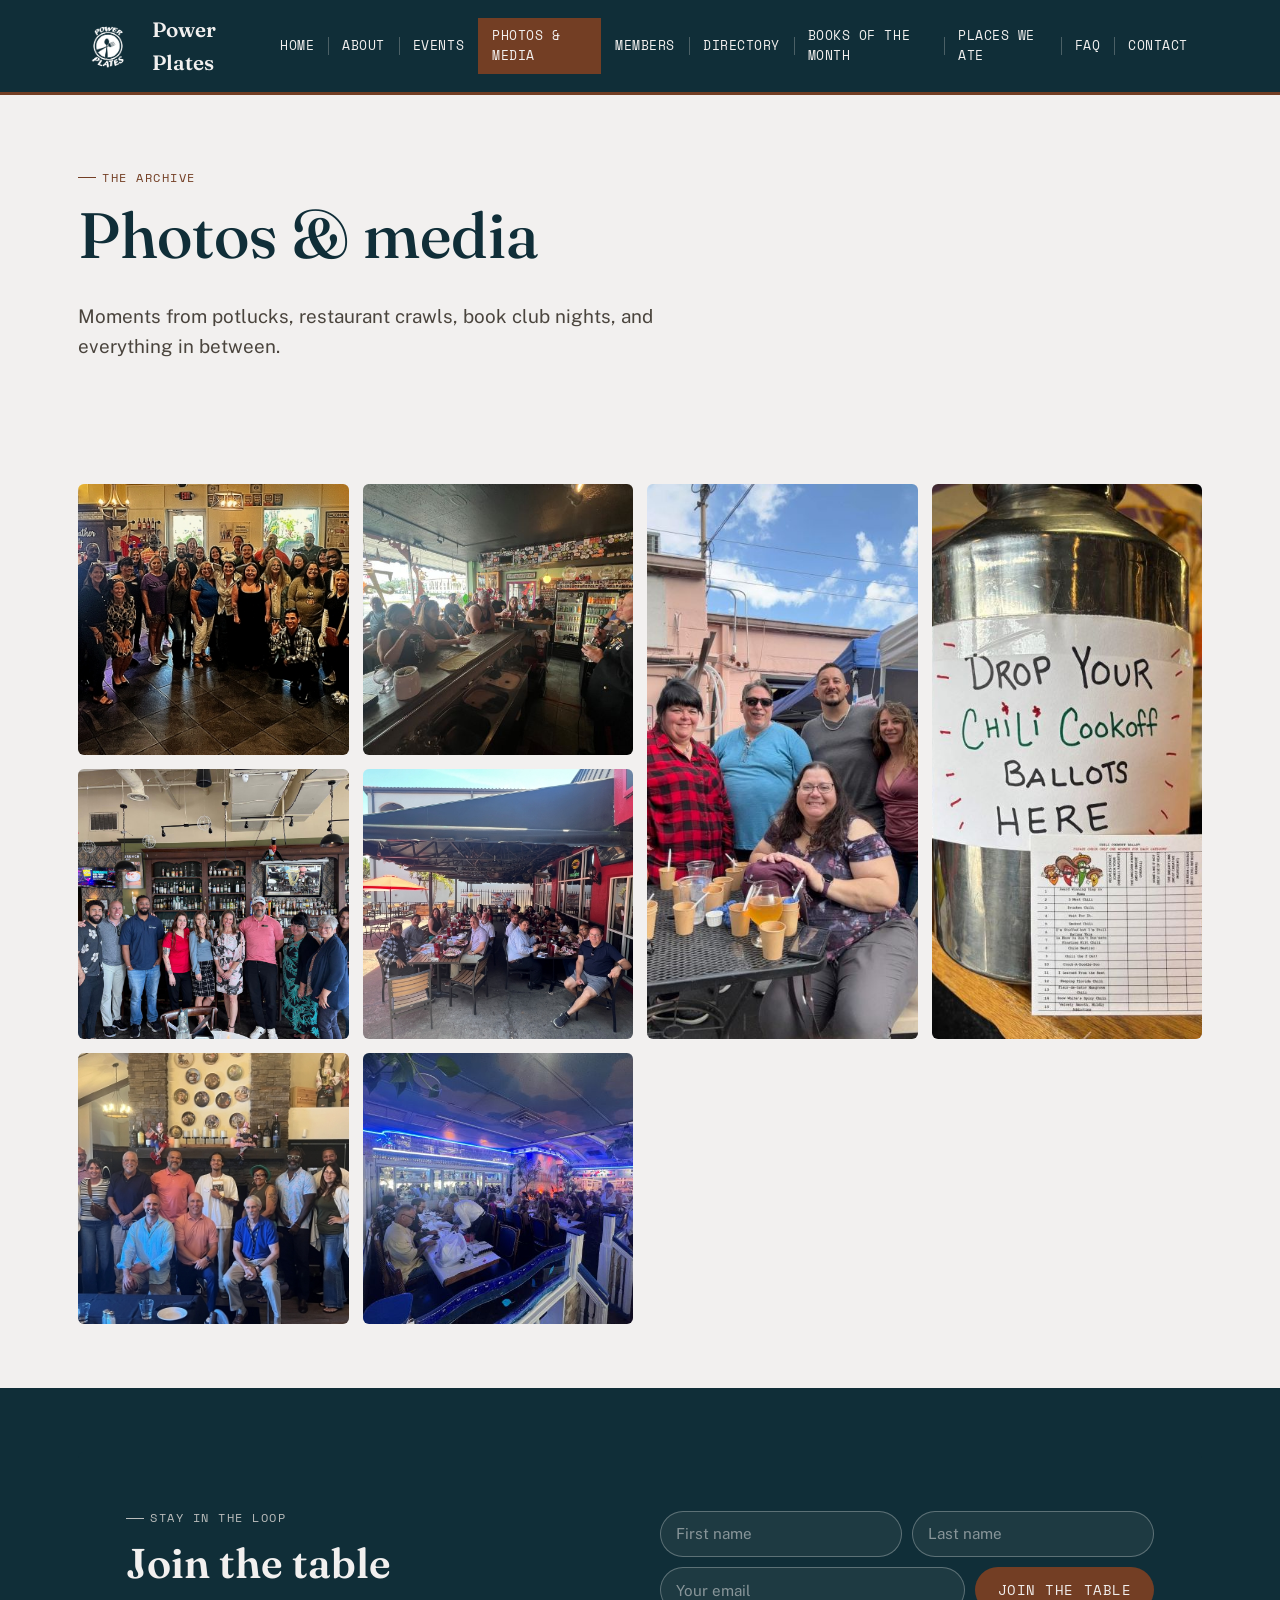
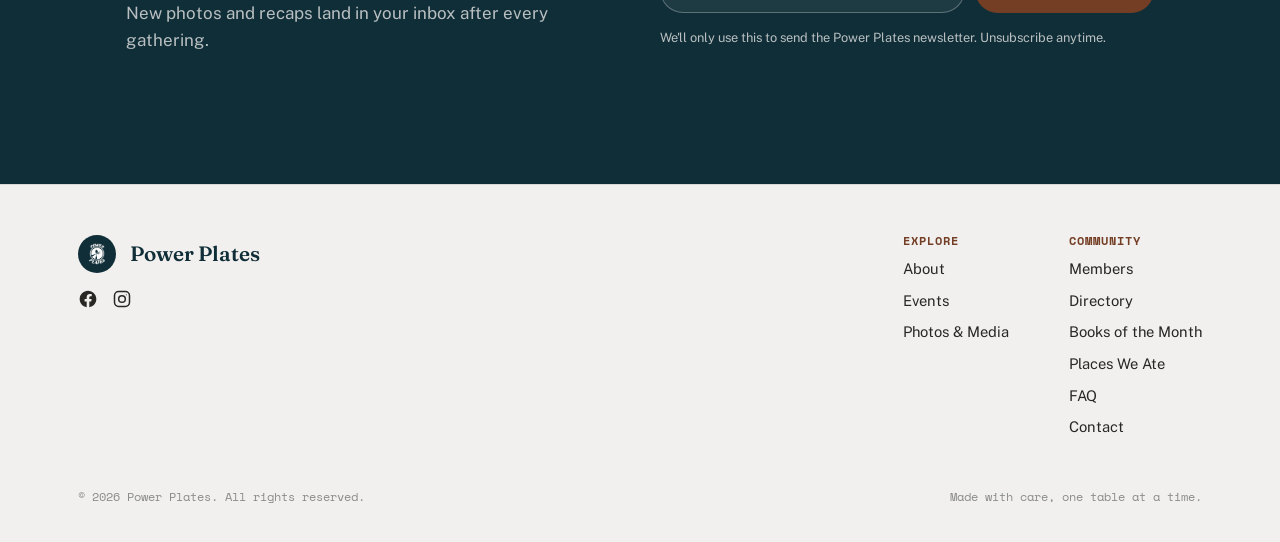
<file: media.html>
<!DOCTYPE html>
<html lang="en">
<head>
<meta charset="UTF-8">
<meta name="viewport" content="width=device-width, initial-scale=1.0">
<title>Photos &amp; Media | Power Plates</title>
<meta name="description" content="Photos and media from Power Plates gatherings, dinners, and community days.">
<link rel="canonical" href="https://tampapowerplates.com/media.html">
<link rel="icon" href="images/favicon.ico" sizes="any">
<link rel="icon" href="images/favicon-32x32.png" type="image/png">
<link rel="apple-touch-icon" href="images/apple-touch-icon.png">
<meta property="og:type" content="website">
<meta property="og:site_name" content="Power Plates">
<meta property="og:url" content="https://tampapowerplates.com/media.html">
<meta property="og:title" content="Photos &amp; Media | Power Plates">
<meta property="og:description" content="Photos and media from Power Plates gatherings, dinners, and community days.">
<meta property="og:image" content="https://tampapowerplates.com/images/og-cover.jpg">
<meta property="og:image:width" content="1200">
<meta property="og:image:height" content="630">
<meta property="og:image:alt" content="Power Plates members gathered on stage at Thirsty Marlin">
<meta name="twitter:card" content="summary_large_image">
<meta name="twitter:title" content="Photos &amp; Media | Power Plates">
<meta name="twitter:description" content="Photos and media from Power Plates gatherings, dinners, and community days.">
<meta name="twitter:image" content="https://tampapowerplates.com/images/og-cover.jpg">
<link rel="stylesheet" href="css/style.css">
</head>
<body>

<header class="site-header">
  <div class="wrap">
    <a href="index.html" class="brand">
      <span class="brand-mark" aria-hidden="true"><img src="images/logo.png" alt=""></span>
      Power Plates
    </a>
    <nav class="main-nav" aria-label="Primary">
      <a href="index.html">Home</a>
      <a href="about.html">About</a>
      <a href="events.html">Events</a>
      <a href="media.html" class="active">Photos &amp; Media</a>
      <a href="members.html">Members</a>
      <a href="directory.html">Directory</a>
      <a href="books.html">Books of the Month</a>
      <a href="places-we-ate.html">Places We Ate</a>
      <a href="faq.html">FAQ</a>
      <a href="contact.html">Contact</a>
    </nav>
    <button class="nav-toggle" aria-label="Toggle menu" aria-expanded="false">
      <span></span><span></span><span></span>
    </button>
  </div>
</header>

<main>

  <section class="page-head">
    <div class="wrap">
      <div class="eyebrow">The archive</div>
      <h1>Photos &amp; media</h1>
      <p class="lede">Moments from potlucks, restaurant crawls, book club nights, and everything in between.</p>
    </div>
  </section>

  <section>
    <div class="wrap">
      <div class="gallery">
        <a class="gallery-item" href="images/media/group-1.jpg" target="_blank" rel="noopener">
          <img src="images/media/group-1.jpg" alt="Big group photo of Power Plates members at a lunch gathering" loading="lazy">
        </a>
        <a class="gallery-item" href="images/media/group-2.jpg" target="_blank" rel="noopener">
          <img src="images/media/group-2.jpg" alt="A toast at the bar during a Power Plates meetup" loading="lazy">
        </a>
        <a class="gallery-item tall" href="images/media/group-3.jpg" target="_blank" rel="noopener">
          <img src="images/media/group-3.jpg" alt="Members hanging out on the patio at a brewery meetup" loading="lazy">
        </a>
        <a class="gallery-item tall" href="images/media/group-4.jpg" target="_blank" rel="noopener">
          <img src="images/media/group-4.jpg" alt="Chili cookoff ballot box and voting card" loading="lazy">
        </a>
        <a class="gallery-item" href="images/media/group-5.png" target="_blank" rel="noopener">
          <img src="images/media/group-5.png" alt="Group photo of Power Plates members at the bar" loading="lazy">
        </a>
        <a class="gallery-item" href="images/media/group-6.jpg" target="_blank" rel="noopener">
          <img src="images/media/group-6.jpg" alt="Power Plates lunch on the patio" loading="lazy">
        </a>
        <a class="gallery-item" href="images/media/group-7.jpg" target="_blank" rel="noopener">
          <img src="images/media/group-7.jpg" alt="Group photo of Power Plates members indoors" loading="lazy">
        </a>
        <a class="gallery-item" href="images/media/group-8.jpg" target="_blank" rel="noopener">
          <img src="images/media/group-8.jpg" alt="Dinner gathering at a themed restaurant" loading="lazy">
        </a>
      </div>
    </div>
  </section>

  <section class="section-dark" id="join">
    <div class="wrap">
      <div class="newsletter">
        <div>
          <div class="eyebrow">Stay in the loop</div>
          <h2>Join the table</h2>
          <p>New photos and recaps land in your inbox after every gathering.</p>
        </div>
        <div>
          <form class="web3form" action="https://api.web3forms.com/submit" method="POST">
            <input type="hidden" name="access_key" value="b1203def-ff63-4af1-85cd-ab7c9e30a74a">
            <input type="hidden" name="subject" value="New Power Plates newsletter signup">
            <input type="checkbox" name="botcheck" class="visually-hidden" tabindex="-1" autocomplete="off">
            <div class="form-row">
              <input type="text" name="first_name" placeholder="First name" required aria-label="First name">
              <input type="text" name="last_name" placeholder="Last name" required aria-label="Last name">
              <input type="email" name="email" placeholder="Your email" required aria-label="Your email">
              <button type="submit" class="btn btn-primary">Join the table</button>
            </div>
            <p class="form-status" role="status"></p>
            <p class="form-note">We'll only use this to send the Power Plates newsletter. Unsubscribe anytime.</p>
          </form>
        </div>
      </div>
    </div>
  </section>

</main>

<footer class="site-footer">
  <div class="wrap">
    <div class="footer-grid">
      <div class="footer-brand-col">
        <a href="index.html" class="brand">
          <span class="brand-mark" aria-hidden="true"><img src="images/logo.png" alt=""></span>
          Power Plates
        </a>
        <div class="social-links">
          <a href="https://www.facebook.com/groups/powerplates/" target="_blank" rel="noopener" aria-label="Power Plates on Facebook">
            <svg viewBox="0 0 24 24" width="20" height="20" fill="currentColor" aria-hidden="true"><path d="M12 2C6.48 2 2 6.48 2 12c0 5 3.66 9.13 8.44 9.88v-6.99H7.9v-2.89h2.54V9.8c0-2.51 1.49-3.89 3.78-3.89 1.09 0 2.23.2 2.23.2v2.46h-1.26c-1.24 0-1.63.77-1.63 1.56v1.87h2.78l-.44 2.89h-2.34v6.99C18.34 21.13 22 17 22 12c0-5.52-4.48-10-10-10z"/></svg>
          </a>
          <a href="https://www.instagram.com/powerplatestampa/" target="_blank" rel="noopener" aria-label="Power Plates on Instagram">
            <svg viewBox="0 0 24 24" width="20" height="20" fill="none" stroke="currentColor" stroke-width="1.8" aria-hidden="true"><rect x="3" y="3" width="18" height="18" rx="5"/><circle cx="12" cy="12" r="4"/><circle cx="17.2" cy="6.8" r="0.6" fill="currentColor" stroke="none"/></svg>
          </a>
        </div>
      </div>
      <div class="footer-cols">
        <div class="footer-col">
          <h4>Explore</h4>
          <a href="about.html">About</a>
          <a href="events.html">Events</a>
          <a href="media.html">Photos &amp; Media</a>
        </div>
        <div class="footer-col">
          <h4>Community</h4>
          <a href="members.html">Members</a>
          <a href="directory.html">Directory</a>
          <a href="books.html">Books of the Month</a>
          <a href="places-we-ate.html">Places We Ate</a>
          <a href="faq.html">FAQ</a>
          <a href="contact.html">Contact</a>
        </div>
      </div>
    </div>
    <div class="footer-bottom">
      <span>© 2026 Power Plates. All rights reserved.</span>
      <span>Made with care, one table at a time.</span>
    </div>
  </div>
</footer>

<script src="js/script.js"></script>
</body>
</html>
</file>
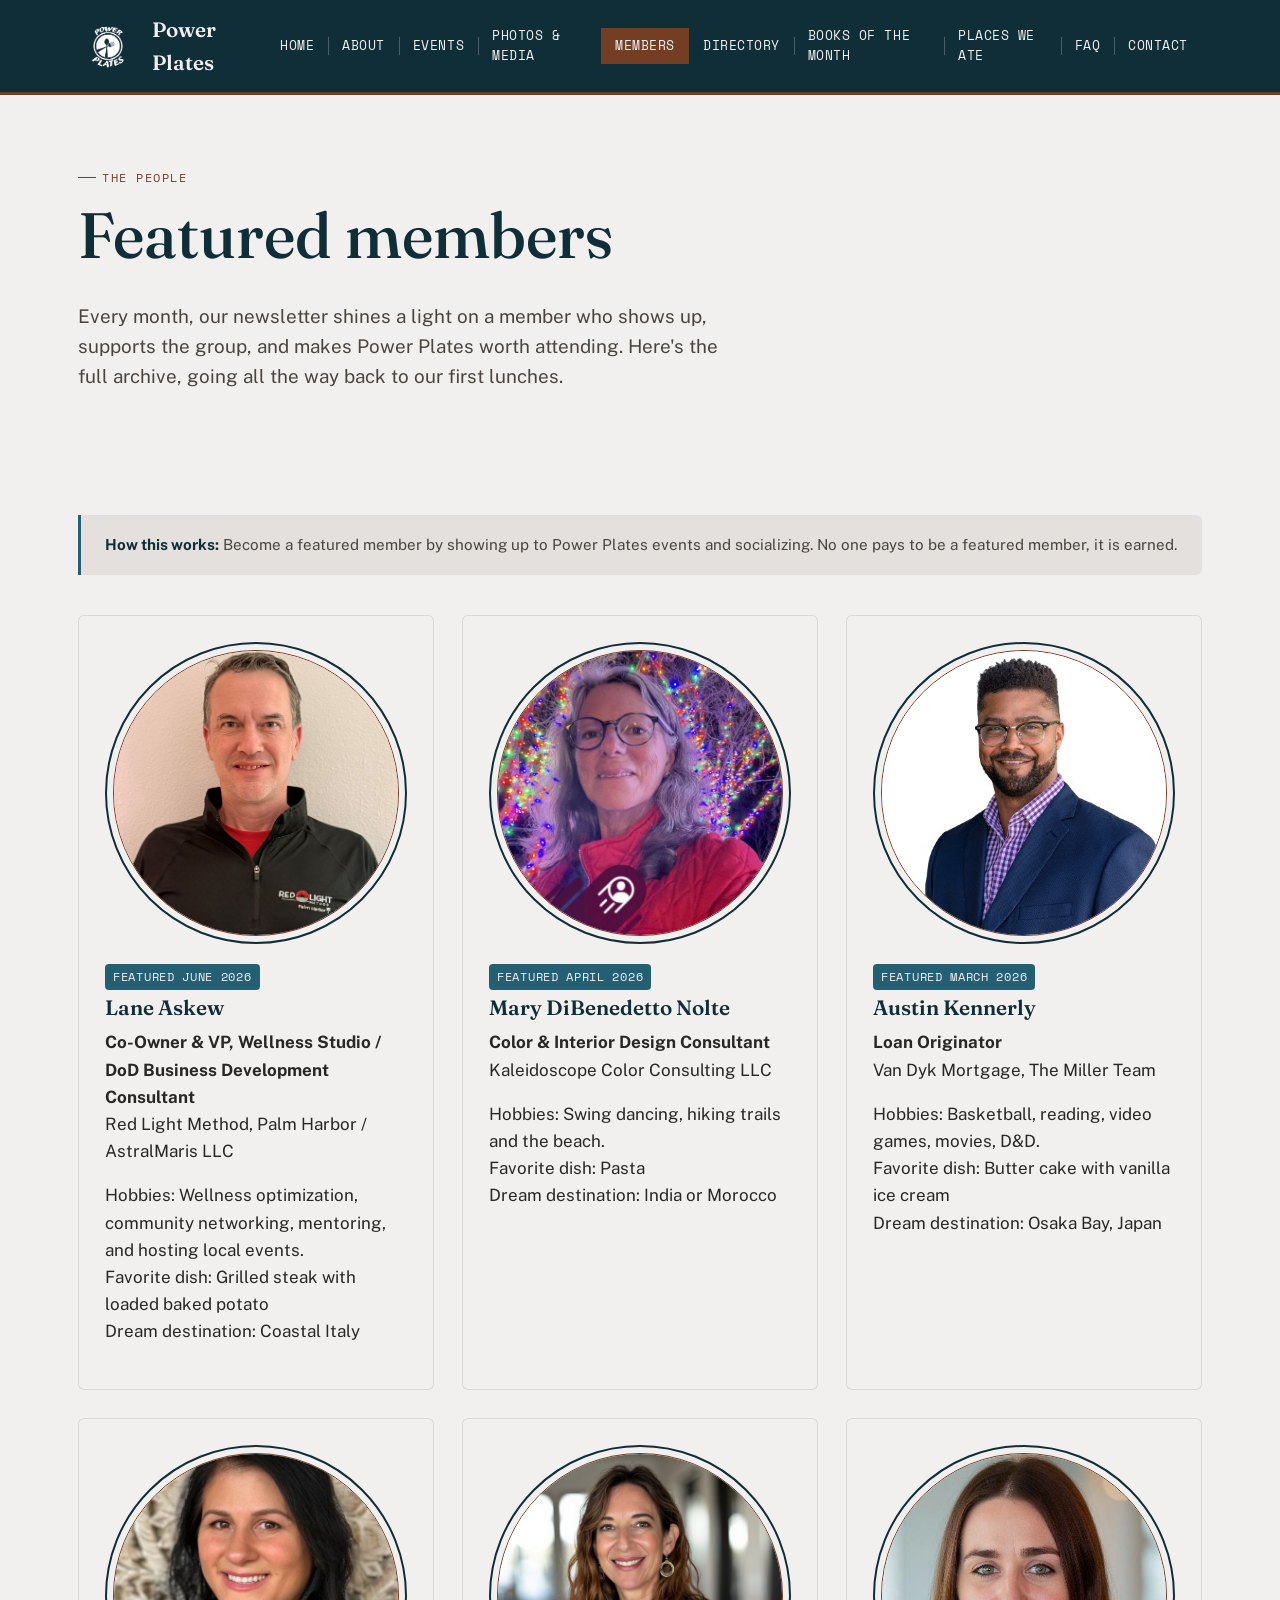
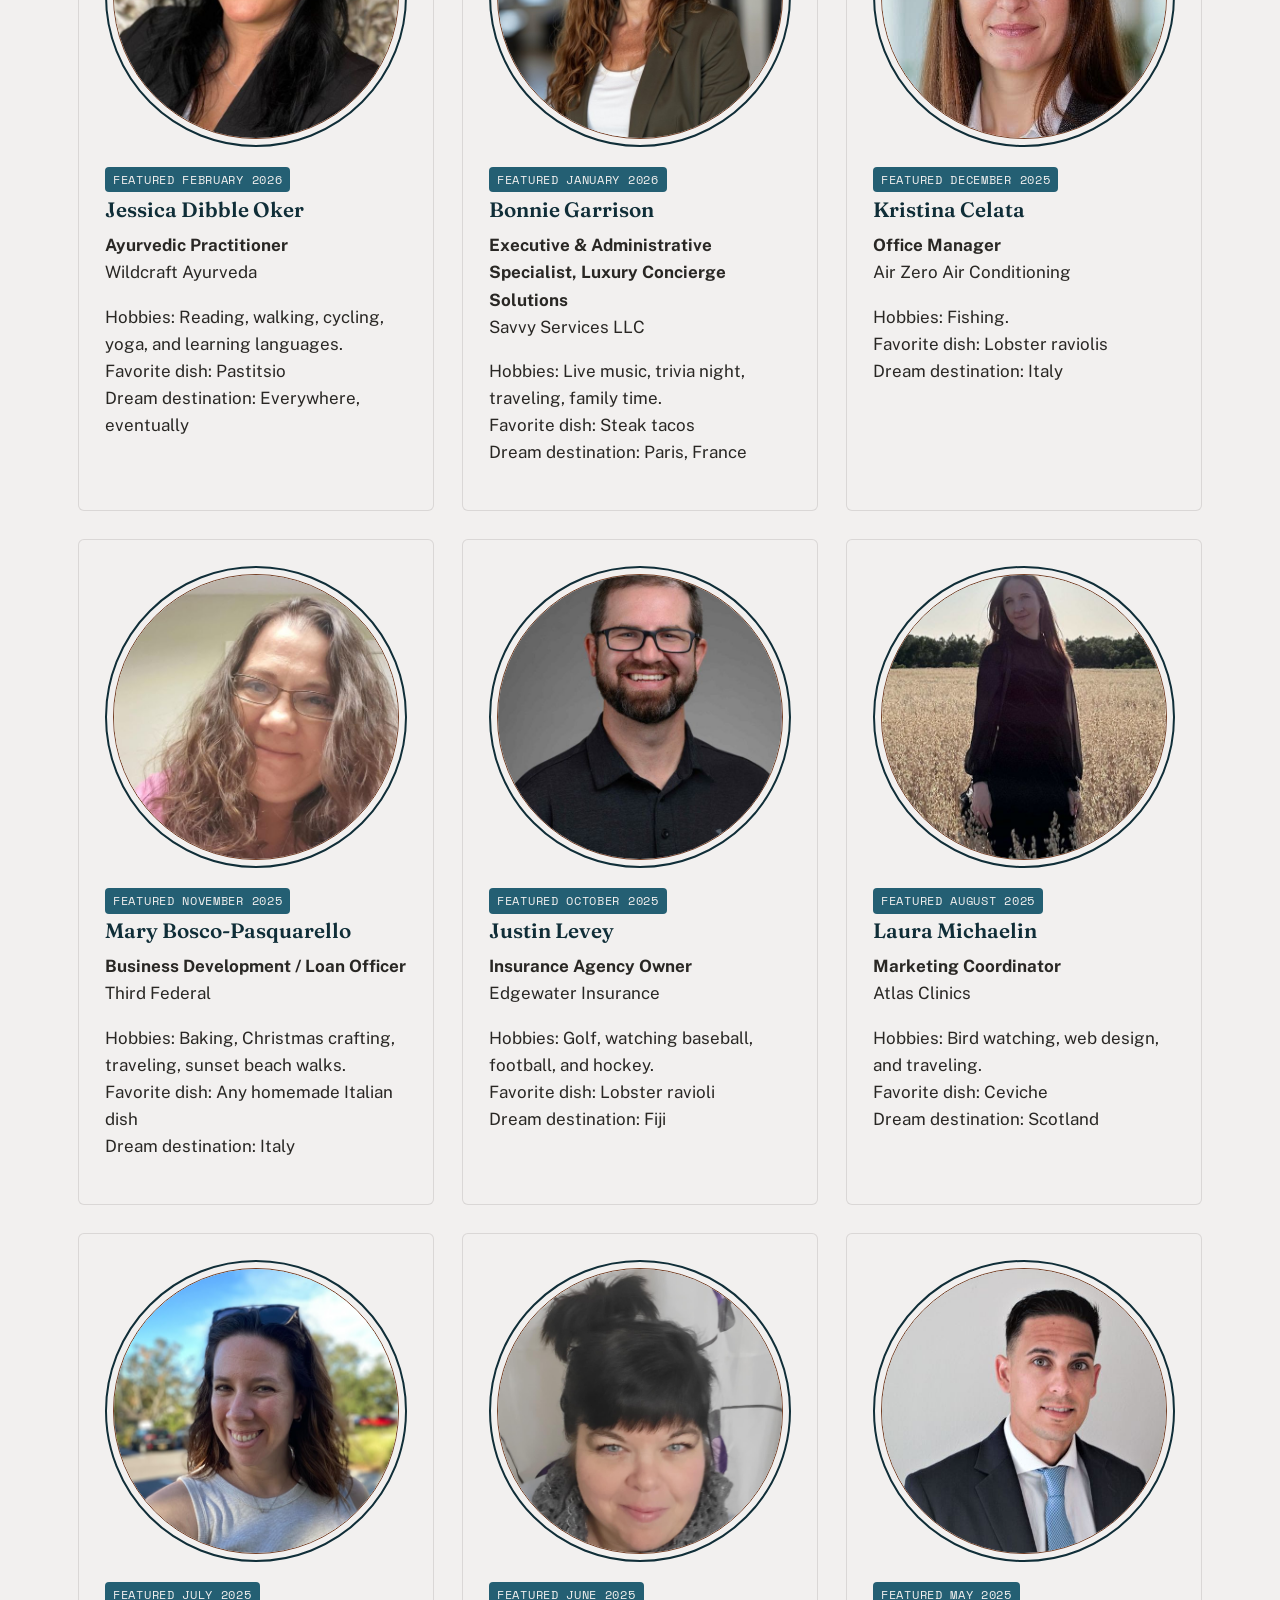
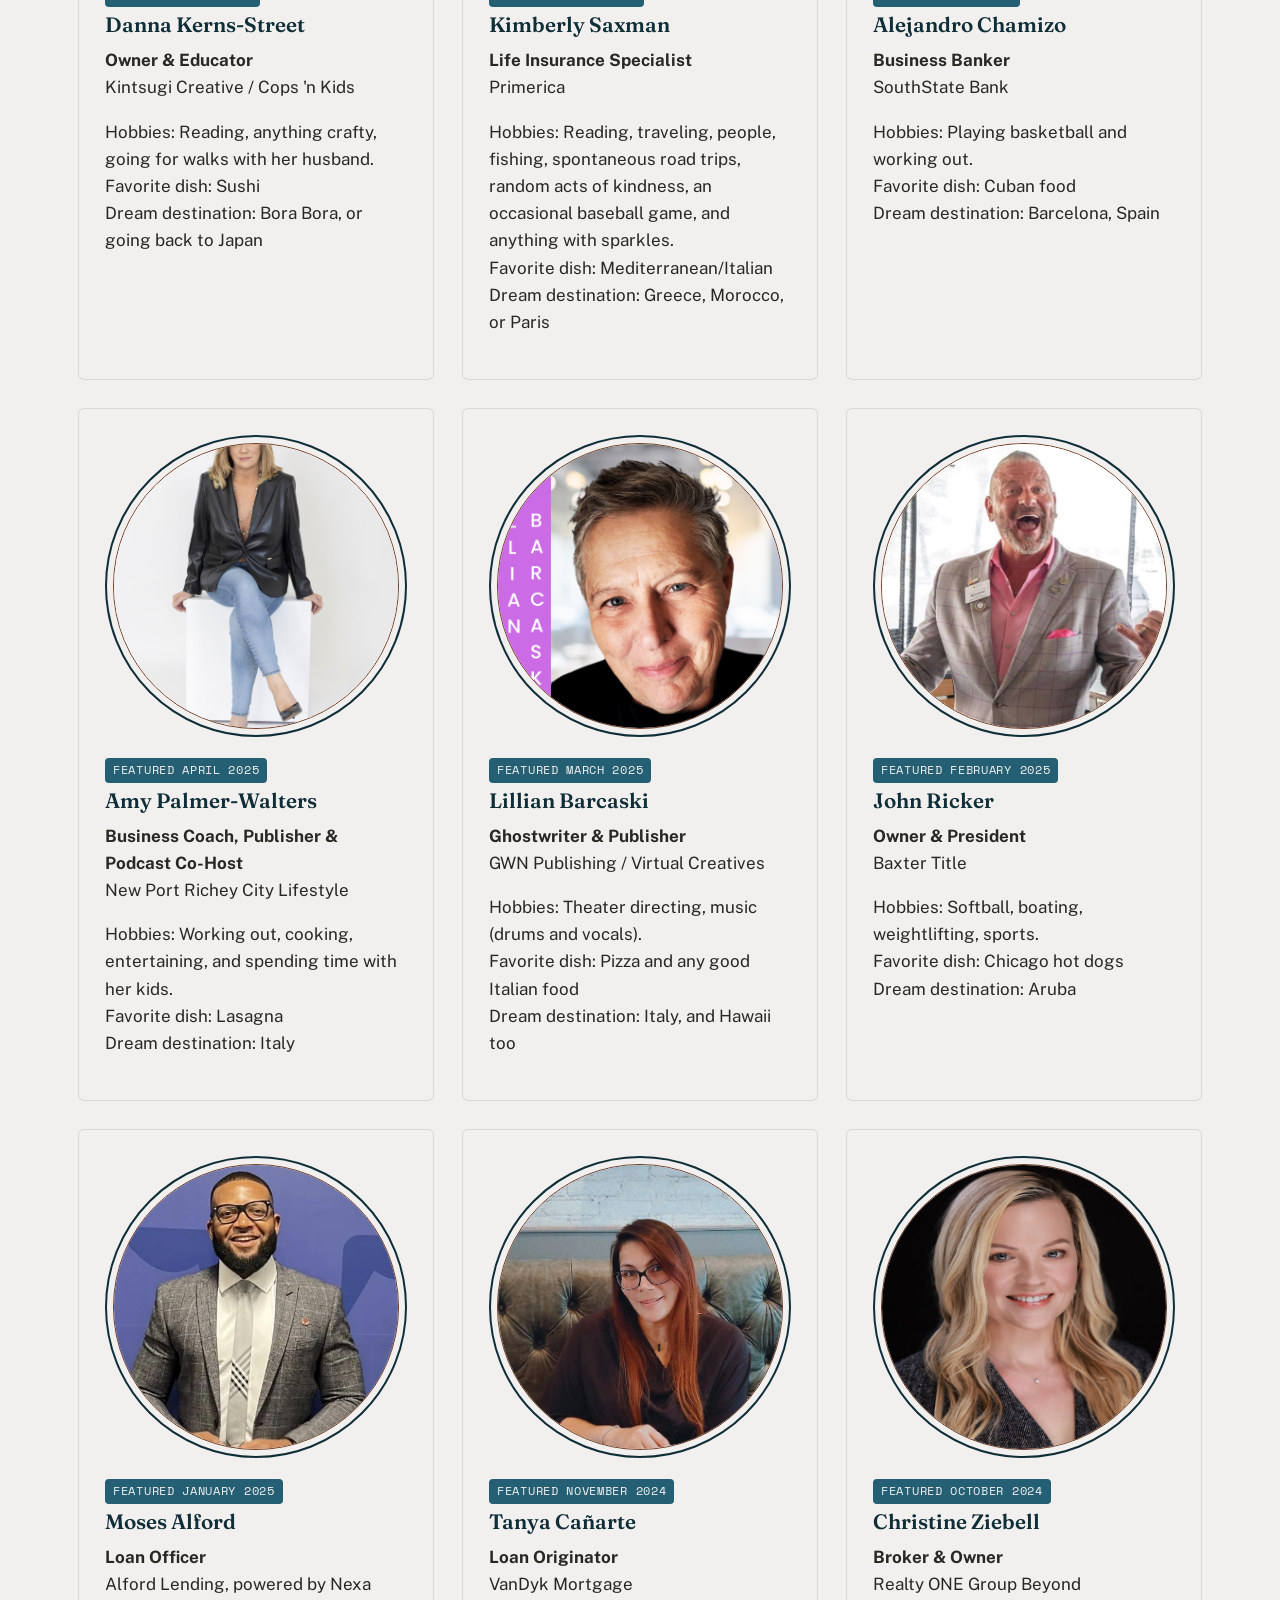
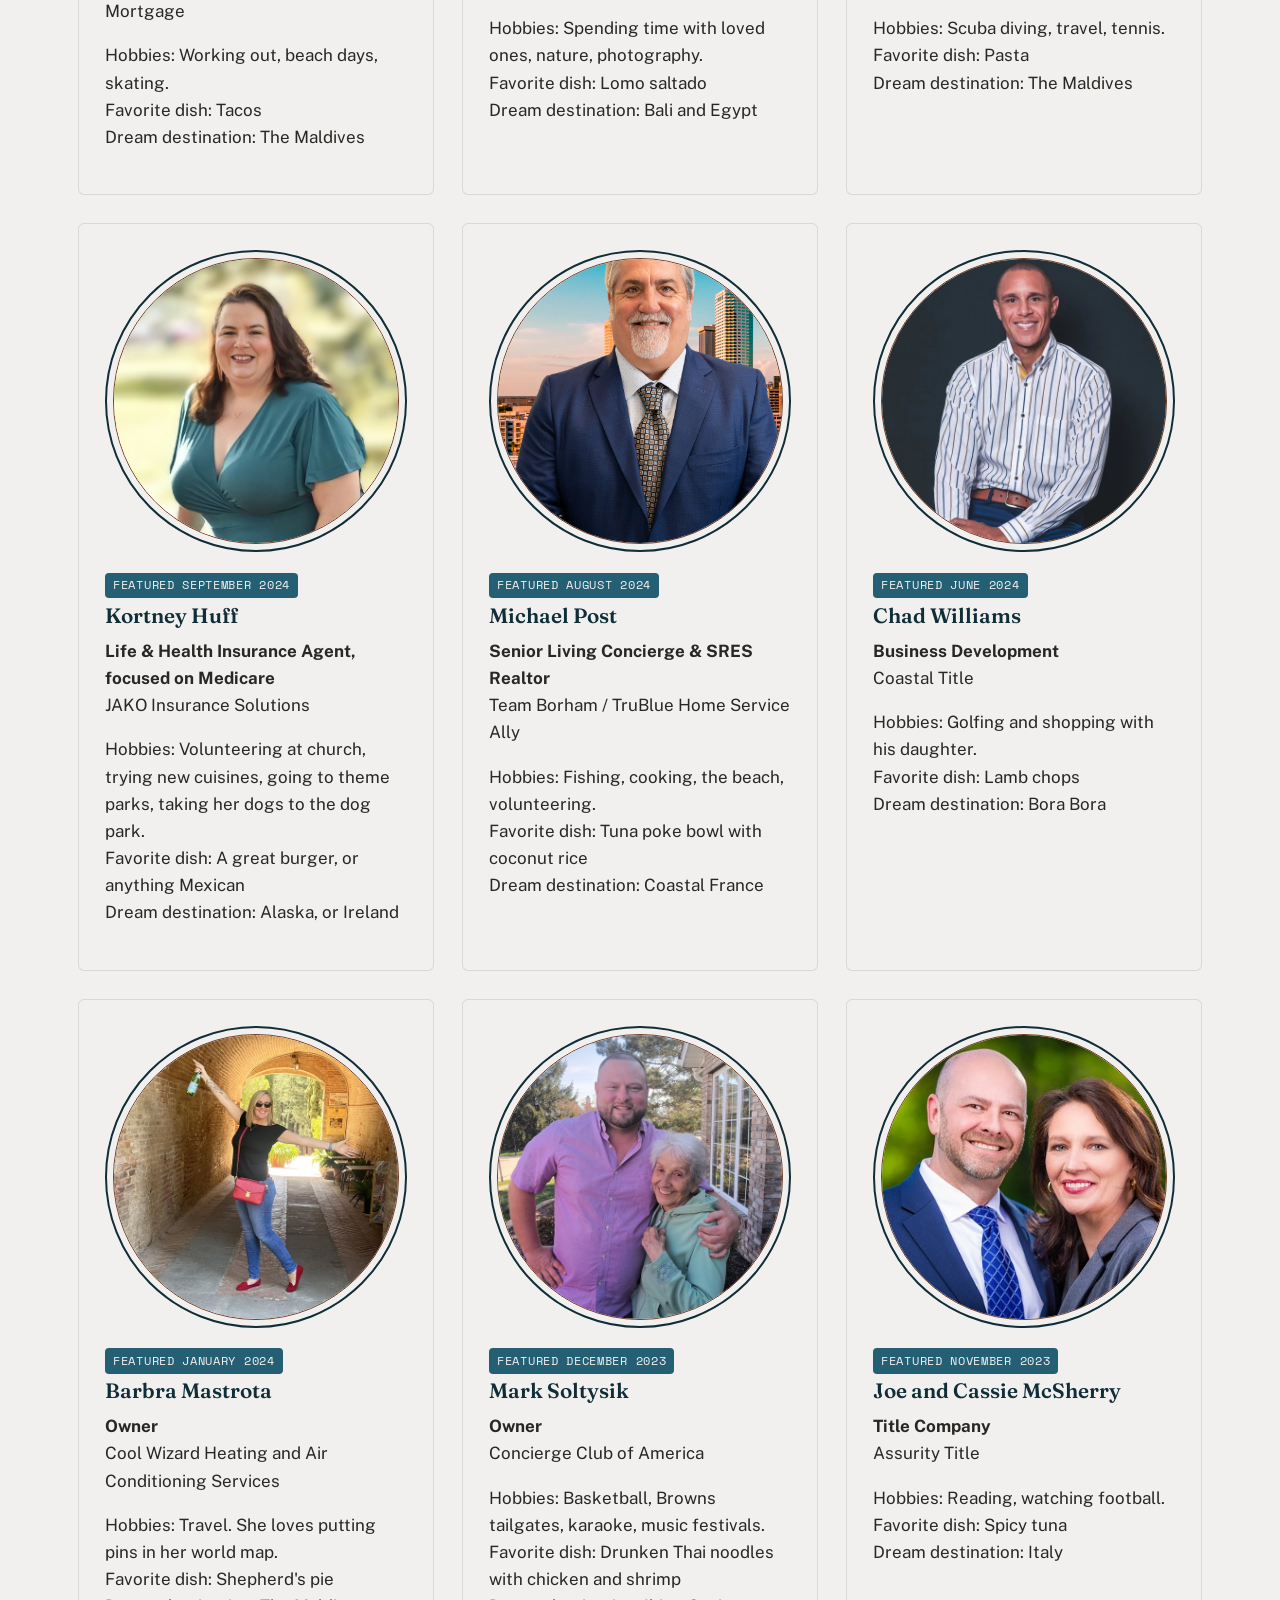
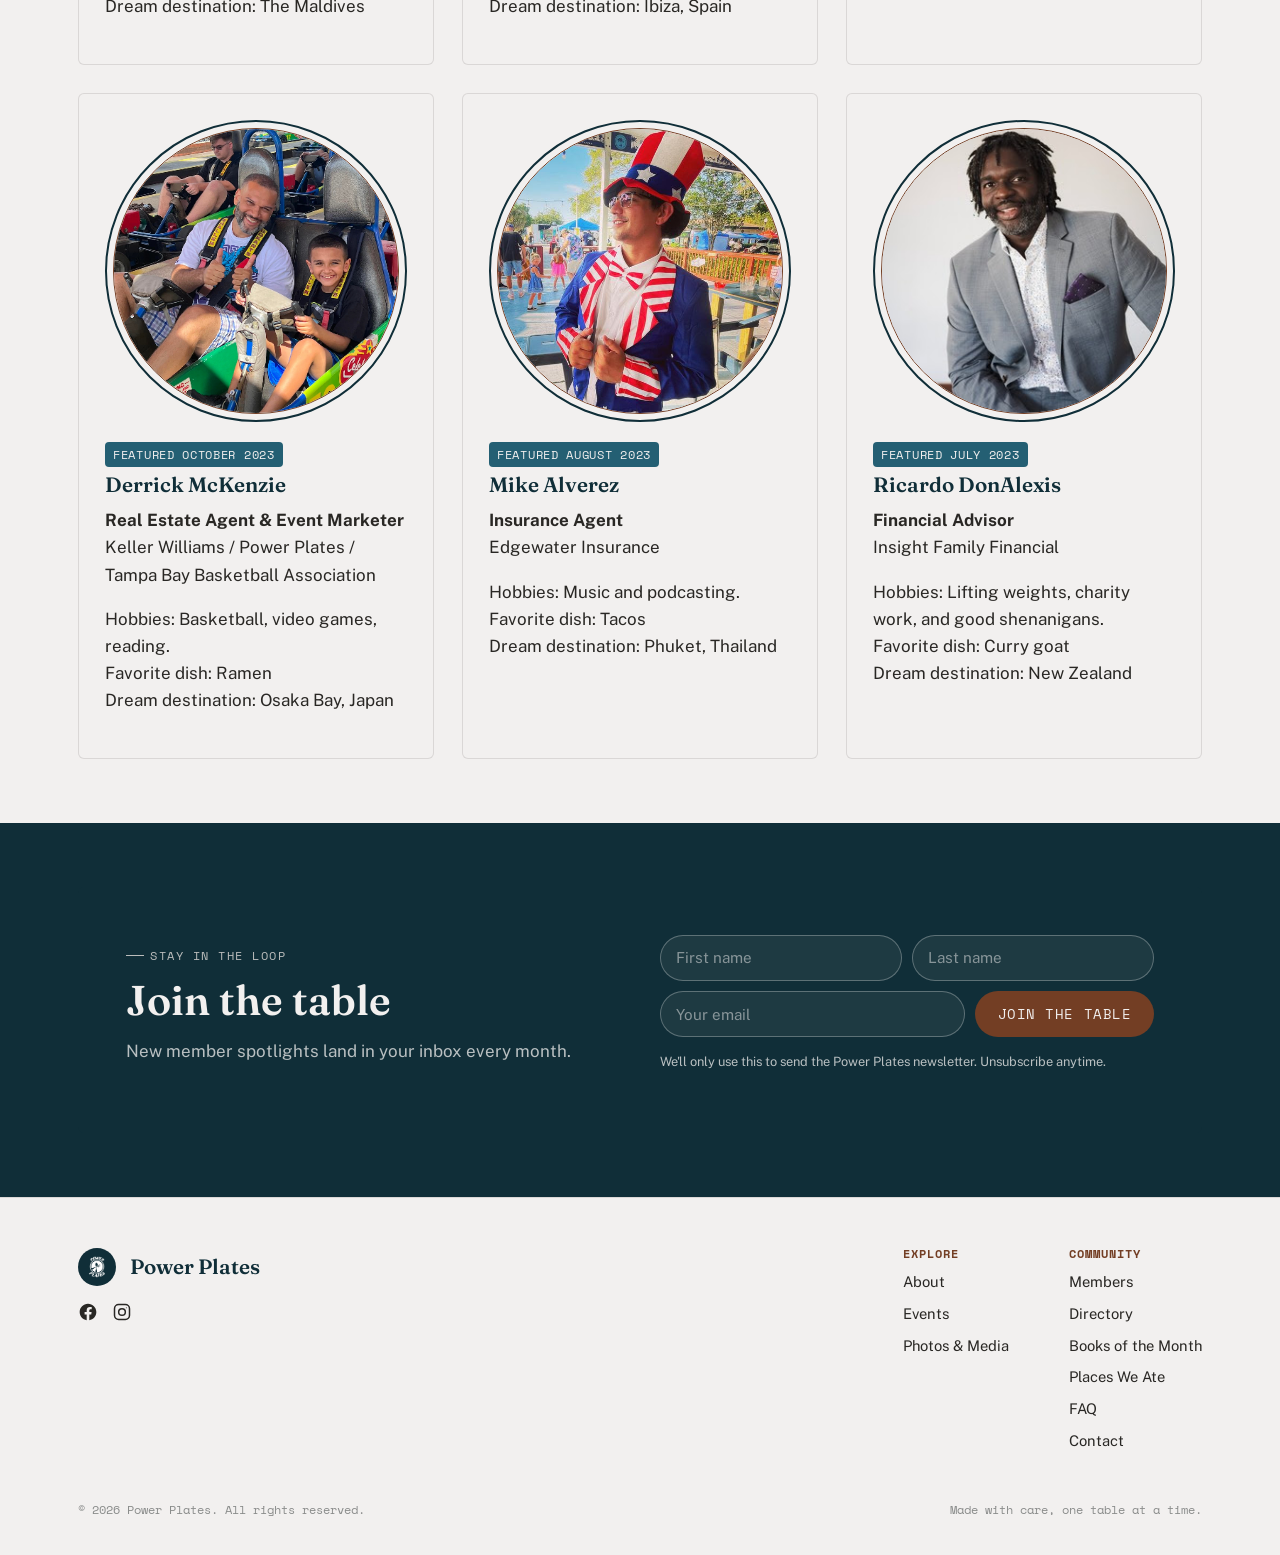
<file: members.html>
<!DOCTYPE html>
<html lang="en">
<head>
<meta charset="UTF-8">
<meta name="viewport" content="width=device-width, initial-scale=1.0">
<title>Featured Members | Power Plates</title>
<meta name="description" content="Meet the members who make the Power Plates community what it is.">
<link rel="canonical" href="https://tampapowerplates.com/members.html">
<link rel="icon" href="images/favicon.ico" sizes="any">
<link rel="icon" href="images/favicon-32x32.png" type="image/png">
<link rel="apple-touch-icon" href="images/apple-touch-icon.png">
<meta property="og:type" content="website">
<meta property="og:site_name" content="Power Plates">
<meta property="og:url" content="https://tampapowerplates.com/members.html">
<meta property="og:title" content="Featured Members | Power Plates">
<meta property="og:description" content="Meet the members who make the Power Plates community what it is.">
<meta property="og:image" content="https://tampapowerplates.com/images/og-cover.jpg">
<meta property="og:image:width" content="1200">
<meta property="og:image:height" content="630">
<meta property="og:image:alt" content="Power Plates members gathered on stage at Thirsty Marlin">
<meta name="twitter:card" content="summary_large_image">
<meta name="twitter:title" content="Featured Members | Power Plates">
<meta name="twitter:description" content="Meet the members who make the Power Plates community what it is.">
<meta name="twitter:image" content="https://tampapowerplates.com/images/og-cover.jpg">
<link rel="stylesheet" href="css/style.css">
</head>
<body>

<header class="site-header">
  <div class="wrap">
    <a href="index.html" class="brand">
      <span class="brand-mark" aria-hidden="true"><img src="images/logo.png" alt=""></span>
      Power Plates
    </a>
    <nav class="main-nav" aria-label="Primary">
      <a href="index.html">Home</a>
      <a href="about.html">About</a>
      <a href="events.html">Events</a>
      <a href="media.html">Photos &amp; Media</a>
      <a href="members.html" class="active">Members</a>
      <a href="directory.html">Directory</a>
      <a href="books.html">Books of the Month</a>
      <a href="places-we-ate.html">Places We Ate</a>
      <a href="faq.html">FAQ</a>
      <a href="contact.html">Contact</a>
    </nav>
    <button class="nav-toggle" aria-label="Toggle menu" aria-expanded="false">
      <span></span><span></span><span></span>
    </button>
  </div>
</header>

<main>

  <section class="page-head">
    <div class="wrap">
      <div class="eyebrow">The people</div>
      <h1>Featured members</h1>
      <p class="lede">Every month, our newsletter shines a light on a member who shows up, supports the group, and makes Power Plates worth attending. Here's the full archive, going all the way back to our first lunches.</p>
    </div>
  </section>

  <section>
    <div class="wrap">
      <div class="callout">
        <strong>How this works:</strong> Become a featured member by showing up to Power Plates events and socializing. No one pays to be a featured member, it is earned.
      </div>
      <!--
        Replace each .plate-photo-inner initials with a real photo:
        <div class="plate-photo-inner"><img src="images/jordan.jpg" alt="Jordan M."></div>
      -->
      <div class="grid grid-3">
        <div class="card">
          <div class="plate-photo"><div class="plate-photo-inner"><img src="images/members/Lane_Askew.jpg" alt="Lane Askew"></div></div>
          <span class="tag">Featured June 2026</span>
          <h3>Lane Askew</h3>
          <p><strong>Co-Owner &amp; VP, Wellness Studio / DoD Business Development Consultant</strong><br>Red Light Method, Palm Harbor / AstralMaris LLC</p>
          <p>Hobbies: Wellness optimization, community networking, mentoring, and hosting local events.<br>Favorite dish: Grilled steak with loaded baked potato<br>Dream destination: Coastal Italy</p>
        </div>
        <div class="card">
          <div class="plate-photo"><div class="plate-photo-inner"><img src="images/members/Mary_DiBenedetto_Nolte.jpg" alt="Mary DiBenedetto Nolte"></div></div>
          <span class="tag">Featured April 2026</span>
          <h3>Mary DiBenedetto Nolte</h3>
          <p><strong>Color &amp; Interior Design Consultant</strong><br>Kaleidoscope Color Consulting LLC</p>
          <p>Hobbies: Swing dancing, hiking trails and the beach.<br>Favorite dish: Pasta<br>Dream destination: India or Morocco</p>
        </div>
        <div class="card">
          <div class="plate-photo"><div class="plate-photo-inner"><img src="images/members/Austin_Kennerly.jpg" alt="Austin Kennerly"></div></div>
          <span class="tag">Featured March 2026</span>
          <h3>Austin Kennerly</h3>
          <p><strong>Loan Originator</strong><br>Van Dyk Mortgage, The Miller Team</p>
          <p>Hobbies: Basketball, reading, video games, movies, D&amp;D.<br>Favorite dish: Butter cake with vanilla ice cream<br>Dream destination: Osaka Bay, Japan</p>
        </div>
        <div class="card">
          <div class="plate-photo"><div class="plate-photo-inner"><img src="images/members/Jessica_Dibble_Oker.jpg" alt="Jessica Dibble Oker"></div></div>
          <span class="tag">Featured February 2026</span>
          <h3>Jessica Dibble Oker</h3>
          <p><strong>Ayurvedic Practitioner</strong><br>Wildcraft Ayurveda</p>
          <p>Hobbies: Reading, walking, cycling, yoga, and learning languages.<br>Favorite dish: Pastitsio<br>Dream destination: Everywhere, eventually</p>
        </div>
        <div class="card">
          <div class="plate-photo"><div class="plate-photo-inner"><img src="images/members/Bonnie_Garrison.jpg" alt="Bonnie Garrison"></div></div>
          <span class="tag">Featured January 2026</span>
          <h3>Bonnie Garrison</h3>
          <p><strong>Executive &amp; Administrative Specialist, Luxury Concierge Solutions</strong><br>Savvy Services LLC</p>
          <p>Hobbies: Live music, trivia night, traveling, family time.<br>Favorite dish: Steak tacos<br>Dream destination: Paris, France</p>
        </div>
        <div class="card">
          <div class="plate-photo"><div class="plate-photo-inner"><img src="images/members/Kristina_Celata.jpg" alt="Kristina Celata"></div></div>
          <span class="tag">Featured December 2025</span>
          <h3>Kristina Celata</h3>
          <p><strong>Office Manager</strong><br>Air Zero Air Conditioning</p>
          <p>Hobbies: Fishing.<br>Favorite dish: Lobster raviolis<br>Dream destination: Italy</p>
        </div>
        <div class="card">
          <div class="plate-photo"><div class="plate-photo-inner"><img src="images/members/Mary_Bosco-Pasquarello.jpg" alt="Mary Bosco-Pasquarello"></div></div>
          <span class="tag">Featured November 2025</span>
          <h3>Mary Bosco-Pasquarello</h3>
          <p><strong>Business Development / Loan Officer</strong><br>Third Federal</p>
          <p>Hobbies: Baking, Christmas crafting, traveling, sunset beach walks.<br>Favorite dish: Any homemade Italian dish<br>Dream destination: Italy</p>
        </div>
        <div class="card">
          <div class="plate-photo"><div class="plate-photo-inner"><img src="images/members/Justin_Levey.jpg" alt="Justin Levey"></div></div>
          <span class="tag">Featured October 2025</span>
          <h3>Justin Levey</h3>
          <p><strong>Insurance Agency Owner</strong><br>Edgewater Insurance</p>
          <p>Hobbies: Golf, watching baseball, football, and hockey.<br>Favorite dish: Lobster ravioli<br>Dream destination: Fiji</p>
        </div>
        <div class="card">
          <div class="plate-photo"><div class="plate-photo-inner"><img src="images/members/Laura_Michaelin.jpg" alt="Laura Michaelin"></div></div>
          <span class="tag">Featured August 2025</span>
          <h3>Laura Michaelin</h3>
          <p><strong>Marketing Coordinator</strong><br>Atlas Clinics</p>
          <p>Hobbies: Bird watching, web design, and traveling.<br>Favorite dish: Ceviche<br>Dream destination: Scotland</p>
        </div>
        <div class="card">
          <div class="plate-photo"><div class="plate-photo-inner"><img src="images/members/Danna_Kerns-Street.jpg" alt="Danna Kerns-Street"></div></div>
          <span class="tag">Featured July 2025</span>
          <h3>Danna Kerns-Street</h3>
          <p><strong>Owner &amp; Educator</strong><br>Kintsugi Creative / Cops 'n Kids</p>
          <p>Hobbies: Reading, anything crafty, going for walks with her husband.<br>Favorite dish: Sushi<br>Dream destination: Bora Bora, or going back to Japan</p>
        </div>
        <div class="card">
          <div class="plate-photo"><div class="plate-photo-inner"><img src="images/members/Kimberly_Saxman.png" alt="Kimberly Saxman"></div></div>
          <span class="tag">Featured June 2025</span>
          <h3>Kimberly Saxman</h3>
          <p><strong>Life Insurance Specialist</strong><br>Primerica</p>
          <p>Hobbies: Reading, traveling, people, fishing, spontaneous road trips, random acts of kindness, an occasional baseball game, and anything with sparkles.<br>Favorite dish: Mediterranean/Italian<br>Dream destination: Greece, Morocco, or Paris</p>
        </div>
        <div class="card">
          <div class="plate-photo"><div class="plate-photo-inner"><img src="images/members/Alejandro_Alex_Chamizo.jpg" alt="Alejandro Chamizo"></div></div>
          <span class="tag">Featured May 2025</span>
          <h3>Alejandro Chamizo</h3>
          <p><strong>Business Banker</strong><br>SouthState Bank</p>
          <p>Hobbies: Playing basketball and working out.<br>Favorite dish: Cuban food<br>Dream destination: Barcelona, Spain</p>
        </div>
        <div class="card">
          <div class="plate-photo"><div class="plate-photo-inner"><img src="images/members/Amy_Palmer-Walters.png" alt="Amy Palmer-Walters"></div></div>
          <span class="tag">Featured April 2025</span>
          <h3>Amy Palmer-Walters</h3>
          <p><strong>Business Coach, Publisher &amp; Podcast Co-Host</strong><br>New Port Richey City Lifestyle</p>
          <p>Hobbies: Working out, cooking, entertaining, and spending time with her kids.<br>Favorite dish: Lasagna<br>Dream destination: Italy</p>
        </div>
        <div class="card">
          <div class="plate-photo"><div class="plate-photo-inner"><img src="images/members/Lilian_Barcaski.png" alt="Lillian Barcaski"></div></div>
          <span class="tag">Featured March 2025</span>
          <h3>Lillian Barcaski</h3>
          <p><strong>Ghostwriter &amp; Publisher</strong><br>GWN Publishing / Virtual Creatives</p>
          <p>Hobbies: Theater directing, music (drums and vocals).<br>Favorite dish: Pizza and any good Italian food<br>Dream destination: Italy, and Hawaii too</p>
        </div>
        <div class="card">
          <div class="plate-photo"><div class="plate-photo-inner"><img src="images/members/John_Ricker.jpg" alt="John Ricker"></div></div>
          <span class="tag">Featured February 2025</span>
          <h3>John Ricker</h3>
          <p><strong>Owner &amp; President</strong><br>Baxter Title</p>
          <p>Hobbies: Softball, boating, weightlifting, sports.<br>Favorite dish: Chicago hot dogs<br>Dream destination: Aruba</p>
        </div>
        <div class="card">
          <div class="plate-photo"><div class="plate-photo-inner"><img src="images/members/Moses.jpg" alt="Moses Alford"></div></div>
          <span class="tag">Featured January 2025</span>
          <h3>Moses Alford</h3>
          <p><strong>Loan Officer</strong><br>Alford Lending, powered by Nexa Mortgage</p>
          <p>Hobbies: Working out, beach days, skating.<br>Favorite dish: Tacos<br>Dream destination: The Maldives</p>
        </div>
        <div class="card">
          <div class="plate-photo"><div class="plate-photo-inner"><img src="images/members/Tanya_Canarte.jpg" alt="Tanya Cañarte"></div></div>
          <span class="tag">Featured November 2024</span>
          <h3>Tanya Cañarte</h3>
          <p><strong>Loan Originator</strong><br>VanDyk Mortgage</p>
          <p>Hobbies: Spending time with loved ones, nature, photography.<br>Favorite dish: Lomo saltado<br>Dream destination: Bali and Egypt</p>
        </div>
        <div class="card">
          <div class="plate-photo"><div class="plate-photo-inner"><img src="images/members/Christine_Ziebell.jpg" alt="Christine Ziebell"></div></div>
          <span class="tag">Featured October 2024</span>
          <h3>Christine Ziebell</h3>
          <p><strong>Broker &amp; Owner</strong><br>Realty ONE Group Beyond</p>
          <p>Hobbies: Scuba diving, travel, tennis.<br>Favorite dish: Pasta<br>Dream destination: The Maldives</p>
        </div>
        <div class="card">
          <div class="plate-photo"><div class="plate-photo-inner"><img src="images/members/Kortney_Huff.jpg" alt="Kortney Huff"></div></div>
          <span class="tag">Featured September 2024</span>
          <h3>Kortney Huff</h3>
          <p><strong>Life &amp; Health Insurance Agent, focused on Medicare</strong><br>JAKO Insurance Solutions</p>
          <p>Hobbies: Volunteering at church, trying new cuisines, going to theme parks, taking her dogs to the dog park.<br>Favorite dish: A great burger, or anything Mexican<br>Dream destination: Alaska, or Ireland</p>
        </div>
        <div class="card">
          <div class="plate-photo"><div class="plate-photo-inner"><img src="images/members/Michael_Post.png" alt="Michael Post"></div></div>
          <span class="tag">Featured August 2024</span>
          <h3>Michael Post</h3>
          <p><strong>Senior Living Concierge &amp; SRES Realtor</strong><br>Team Borham / TruBlue Home Service Ally</p>
          <p>Hobbies: Fishing, cooking, the beach, volunteering.<br>Favorite dish: Tuna poke bowl with coconut rice<br>Dream destination: Coastal France</p>
        </div>
        <div class="card">
          <div class="plate-photo"><div class="plate-photo-inner"><img src="images/members/Chad_Williams.jpg" alt="Chad Williams"></div></div>
          <span class="tag">Featured June 2024</span>
          <h3>Chad Williams</h3>
          <p><strong>Business Development</strong><br>Coastal Title</p>
          <p>Hobbies: Golfing and shopping with his daughter.<br>Favorite dish: Lamb chops<br>Dream destination: Bora Bora</p>
        </div>
        <div class="card">
          <div class="plate-photo"><div class="plate-photo-inner"><img src="images/members/Barbara_Mastrota.jpg" alt="Barbra Mastrota"></div></div>
          <span class="tag">Featured January 2024</span>
          <h3>Barbra Mastrota</h3>
          <p><strong>Owner</strong><br>Cool Wizard Heating and Air Conditioning Services</p>
          <p>Hobbies: Travel. She loves putting pins in her world map.<br>Favorite dish: Shepherd's pie<br>Dream destination: The Maldives</p>
        </div>
        <div class="card">
          <div class="plate-photo"><div class="plate-photo-inner"><img src="images/members/Mark_Soltysik.jpg" alt="Mark Soltysik"></div></div>
          <span class="tag">Featured December 2023</span>
          <h3>Mark Soltysik</h3>
          <p><strong>Owner</strong><br>Concierge Club of America</p>
          <p>Hobbies: Basketball, Browns tailgates, karaoke, music festivals.<br>Favorite dish: Drunken Thai noodles with chicken and shrimp<br>Dream destination: Ibiza, Spain</p>
        </div>
        <div class="card">
          <div class="plate-photo"><div class="plate-photo-inner"><img src="images/members/joe_and_Cassie.jpg" alt="Joe and Cassie McSherry"></div></div>
          <span class="tag">Featured November 2023</span>
          <h3>Joe and Cassie McSherry</h3>
          <p><strong>Title Company</strong><br>Assurity Title</p>
          <p>Hobbies: Reading, watching football.<br>Favorite dish: Spicy tuna<br>Dream destination: Italy</p>
        </div>
        <div class="card">
          <div class="plate-photo"><div class="plate-photo-inner"><img src="images/members/Derrick_McKenzie.jpg" alt="Derrick McKenzie"></div></div>
          <span class="tag">Featured October 2023</span>
          <h3>Derrick McKenzie</h3>
          <p><strong>Real Estate Agent &amp; Event Marketer</strong><br>Keller Williams / Power Plates / Tampa Bay Basketball Association</p>
          <p>Hobbies: Basketball, video games, reading.<br>Favorite dish: Ramen<br>Dream destination: Osaka Bay, Japan</p>
        </div>
        <div class="card">
          <div class="plate-photo"><div class="plate-photo-inner"><img src="images/members/Mike_Alverez.jpg" alt="Mike Alverez"></div></div>
          <span class="tag">Featured August 2023</span>
          <h3>Mike Alverez</h3>
          <p><strong>Insurance Agent</strong><br>Edgewater Insurance</p>
          <p>Hobbies: Music and podcasting.<br>Favorite dish: Tacos<br>Dream destination: Phuket, Thailand</p>
        </div>
        <div class="card">
          <div class="plate-photo"><div class="plate-photo-inner"><img src="images/members/Ricardo_DonAlexis.jpg" alt="Ricardo DonAlexis"></div></div>
          <span class="tag">Featured July 2023</span>
          <h3>Ricardo DonAlexis</h3>
          <p><strong>Financial Advisor</strong><br>Insight Family Financial</p>
          <p>Hobbies: Lifting weights, charity work, and good shenanigans.<br>Favorite dish: Curry goat<br>Dream destination: New Zealand</p>
        </div>

      </div>
    </div>
  </section>

  <section class="section-dark" id="join">
    <div class="wrap">
      <div class="newsletter">
        <div>
          <div class="eyebrow">Stay in the loop</div>
          <h2>Join the table</h2>
          <p>New member spotlights land in your inbox every month.</p>
        </div>
        <div>
          <form class="web3form" action="https://api.web3forms.com/submit" method="POST">
            <input type="hidden" name="access_key" value="b1203def-ff63-4af1-85cd-ab7c9e30a74a">
            <input type="hidden" name="subject" value="New Power Plates newsletter signup">
            <input type="checkbox" name="botcheck" class="visually-hidden" tabindex="-1" autocomplete="off">
            <div class="form-row">
              <input type="text" name="first_name" placeholder="First name" required aria-label="First name">
              <input type="text" name="last_name" placeholder="Last name" required aria-label="Last name">
              <input type="email" name="email" placeholder="Your email" required aria-label="Your email">
              <button type="submit" class="btn btn-primary">Join the table</button>
            </div>
            <p class="form-status" role="status"></p>
            <p class="form-note">We'll only use this to send the Power Plates newsletter. Unsubscribe anytime.</p>
          </form>
        </div>
      </div>
    </div>
  </section>

</main>

<footer class="site-footer">
  <div class="wrap">
    <div class="footer-grid">
      <div class="footer-brand-col">
        <a href="index.html" class="brand">
          <span class="brand-mark" aria-hidden="true"><img src="images/logo.png" alt=""></span>
          Power Plates
        </a>
        <div class="social-links">
          <a href="https://www.facebook.com/groups/powerplates/" target="_blank" rel="noopener" aria-label="Power Plates on Facebook">
            <svg viewBox="0 0 24 24" width="20" height="20" fill="currentColor" aria-hidden="true"><path d="M12 2C6.48 2 2 6.48 2 12c0 5 3.66 9.13 8.44 9.88v-6.99H7.9v-2.89h2.54V9.8c0-2.51 1.49-3.89 3.78-3.89 1.09 0 2.23.2 2.23.2v2.46h-1.26c-1.24 0-1.63.77-1.63 1.56v1.87h2.78l-.44 2.89h-2.34v6.99C18.34 21.13 22 17 22 12c0-5.52-4.48-10-10-10z"/></svg>
          </a>
          <a href="https://www.instagram.com/powerplatestampa/" target="_blank" rel="noopener" aria-label="Power Plates on Instagram">
            <svg viewBox="0 0 24 24" width="20" height="20" fill="none" stroke="currentColor" stroke-width="1.8" aria-hidden="true"><rect x="3" y="3" width="18" height="18" rx="5"/><circle cx="12" cy="12" r="4"/><circle cx="17.2" cy="6.8" r="0.6" fill="currentColor" stroke="none"/></svg>
          </a>
        </div>
      </div>
      <div class="footer-cols">
        <div class="footer-col">
          <h4>Explore</h4>
          <a href="about.html">About</a>
          <a href="events.html">Events</a>
          <a href="media.html">Photos &amp; Media</a>
        </div>
        <div class="footer-col">
          <h4>Community</h4>
          <a href="members.html">Members</a>
          <a href="directory.html">Directory</a>
          <a href="books.html">Books of the Month</a>
          <a href="places-we-ate.html">Places We Ate</a>
          <a href="faq.html">FAQ</a>
          <a href="contact.html">Contact</a>
        </div>
      </div>
    </div>
    <div class="footer-bottom">
      <span>© 2026 Power Plates. All rights reserved.</span>
      <span>Made with care, one table at a time.</span>
    </div>
  </div>
</footer>

<script src="js/script.js"></script>
</body>
</html>
</file>
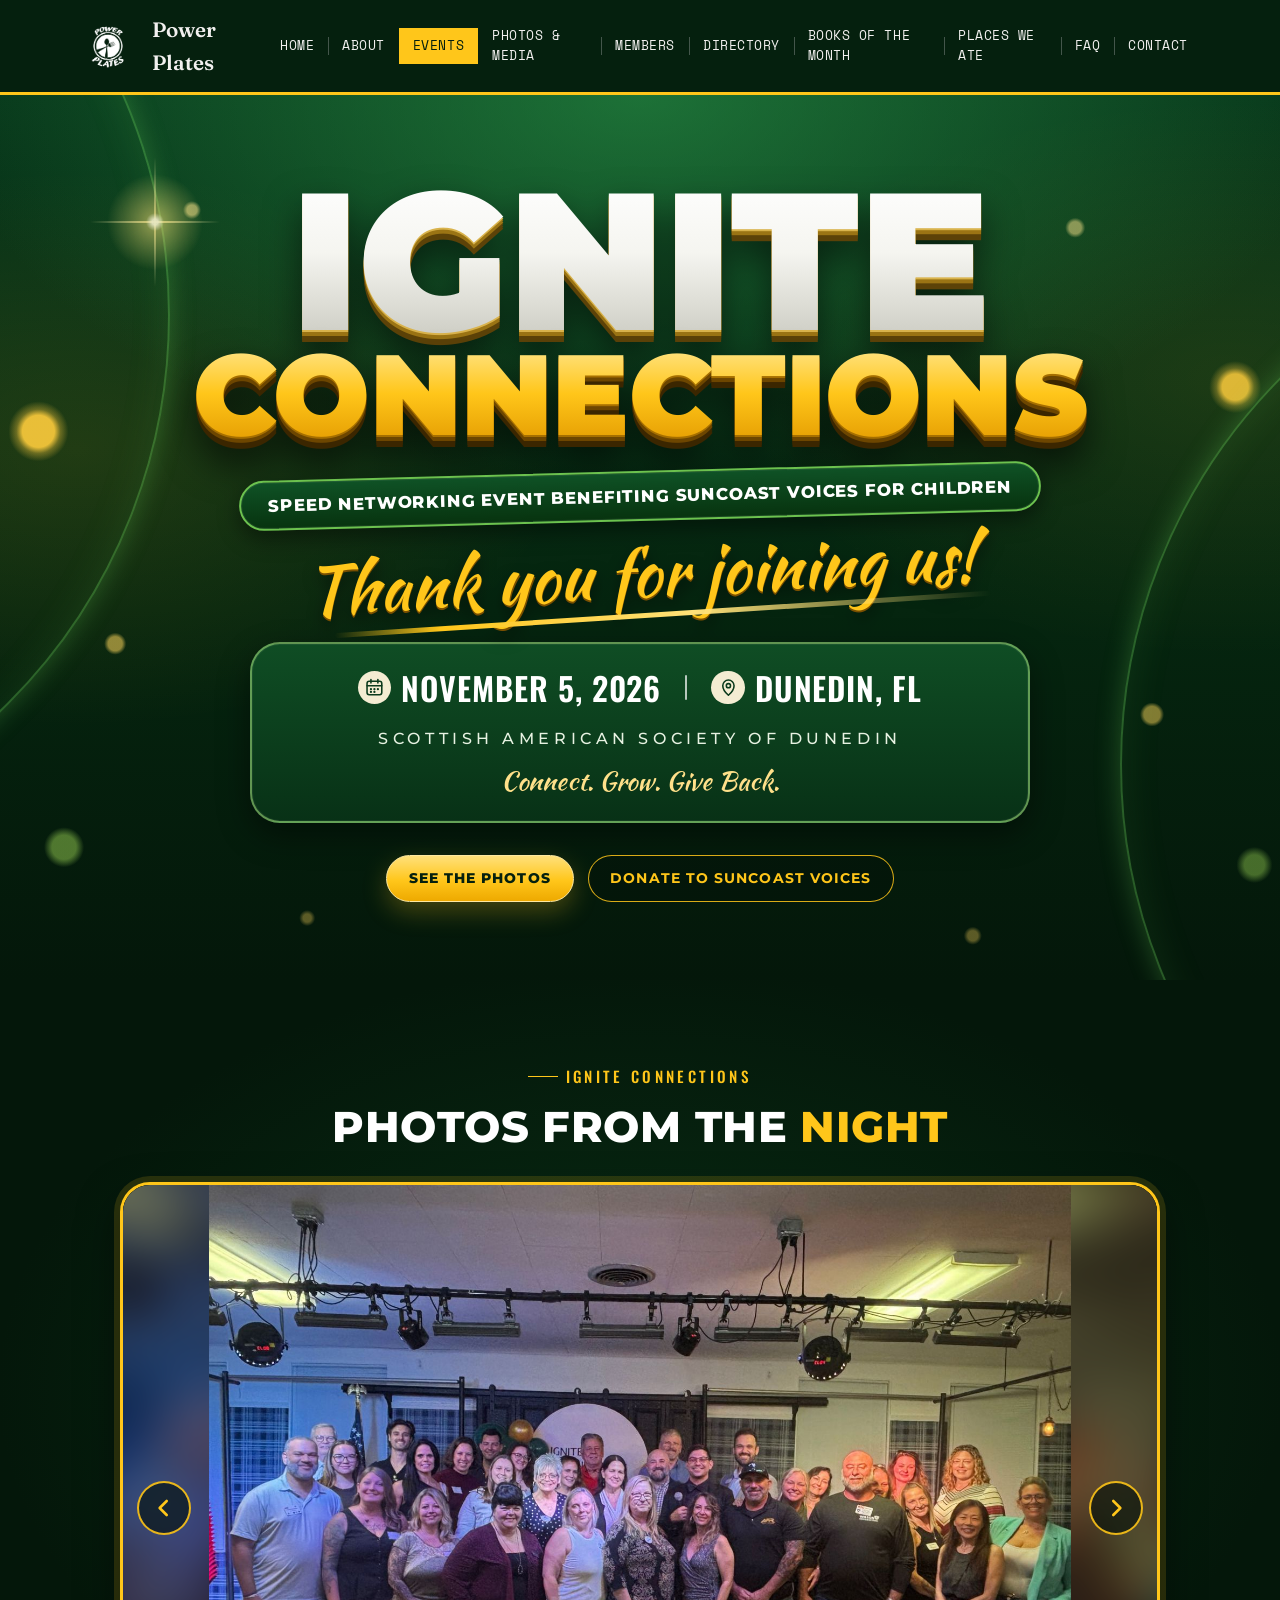
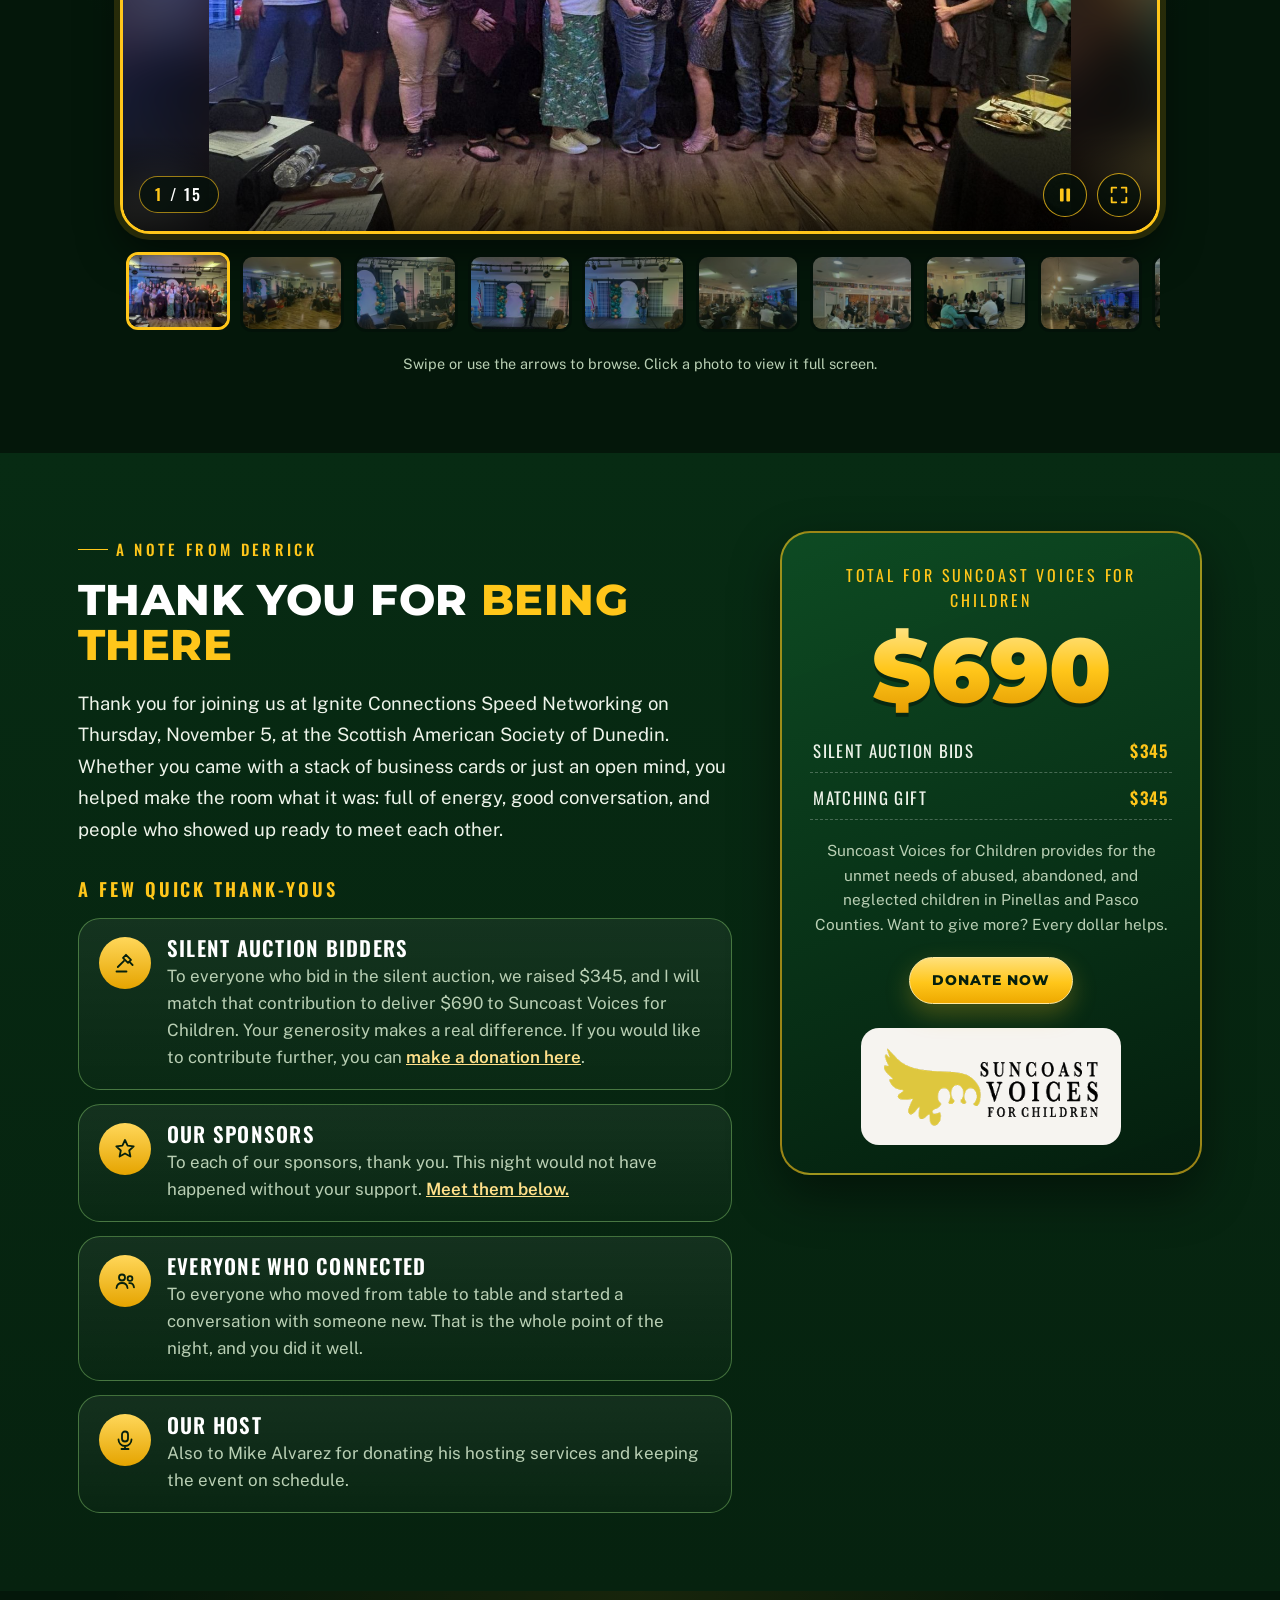
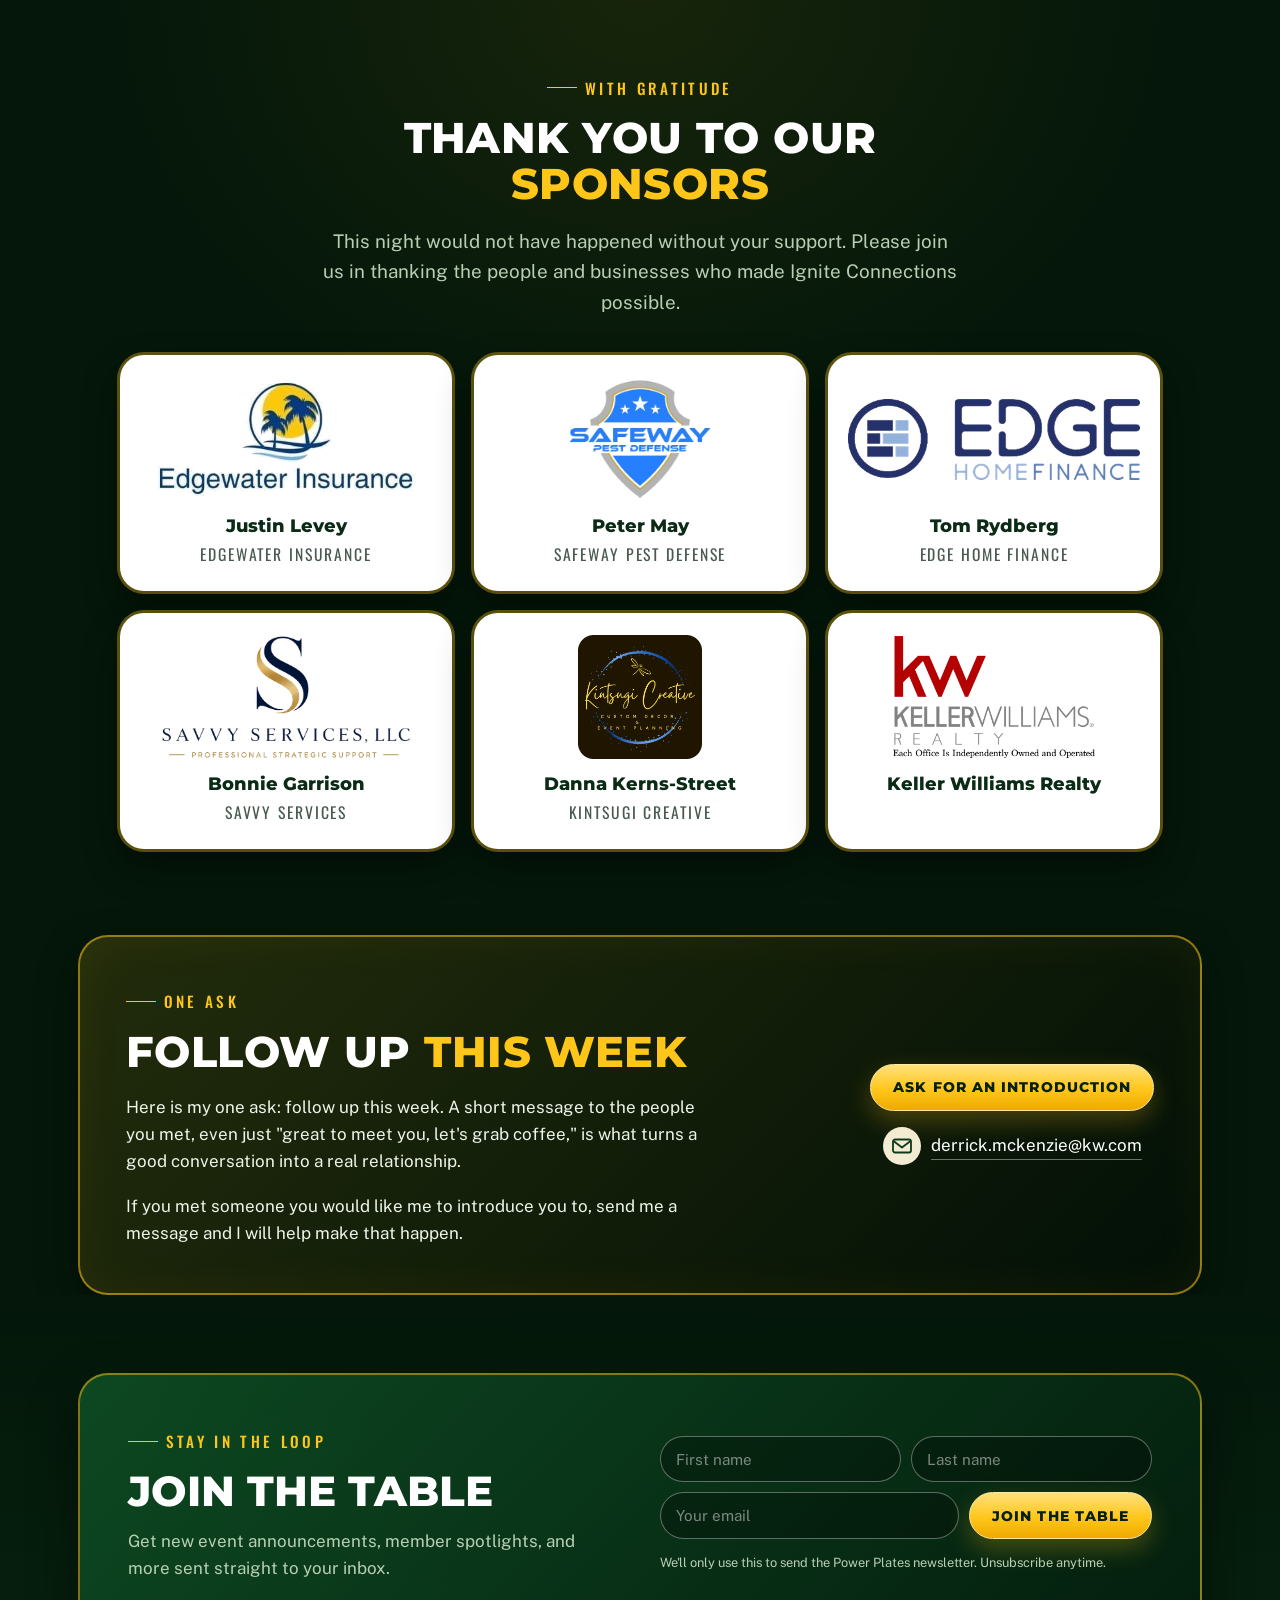
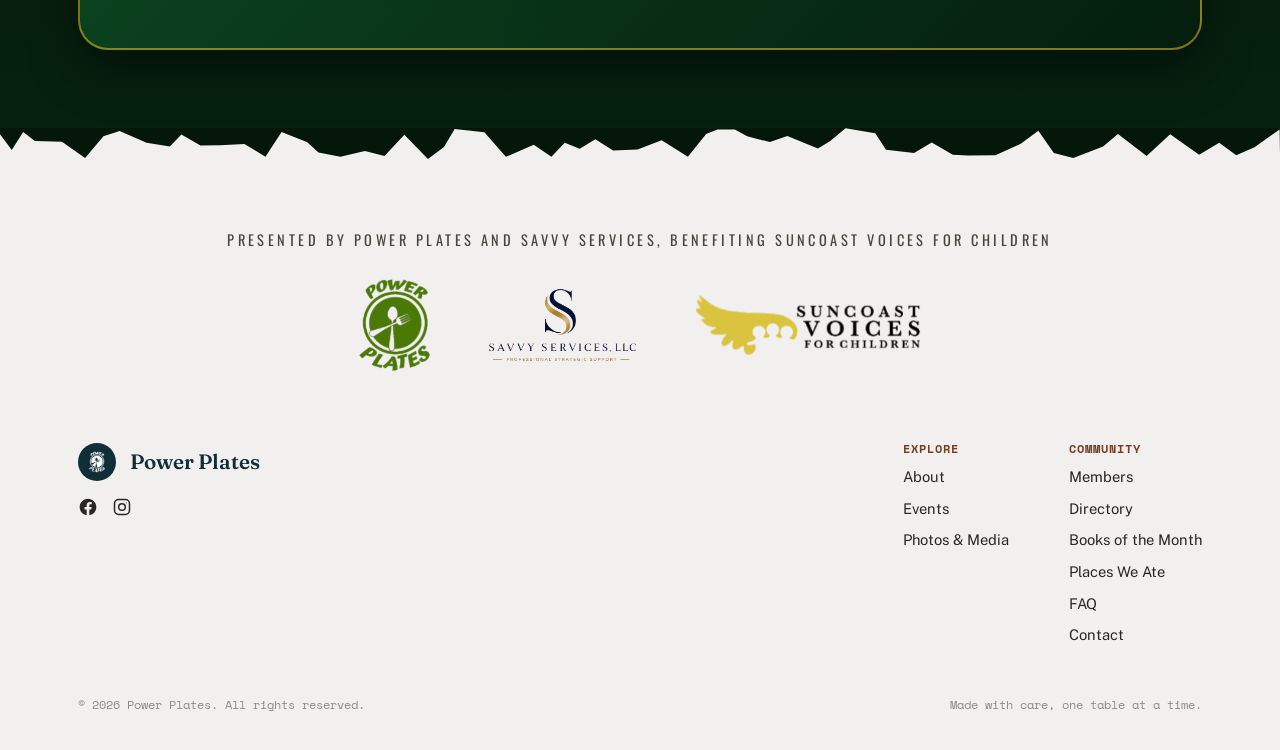
<file: speed-networking.html>
<!DOCTYPE html>
<html lang="en">
<head>
<meta charset="UTF-8">
<meta name="viewport" content="width=device-width, initial-scale=1.0">
<title>Ignite Connections: Thank You and Photos | Power Plates</title>
<meta name="description" content="Thank you for joining us at Ignite Connections Speed Networking in Dunedin. See photos from the night, meet our sponsors, and donate to Suncoast Voices for Children.">
<link rel="canonical" href="https://tampapowerplates.com/speed-networking.html">
<link rel="icon" href="images/favicon.ico" sizes="any">
<link rel="icon" href="images/favicon-32x32.png" type="image/png">
<link rel="apple-touch-icon" href="images/apple-touch-icon.png">
<meta property="og:type" content="website">
<meta property="og:site_name" content="Power Plates">
<meta property="og:url" content="https://tampapowerplates.com/speed-networking.html">
<meta property="og:title" content="Thank you for joining us at Ignite Connections | Power Plates">
<meta property="og:description" content="Photos from the night, a shout-out to our sponsors, and a way to give to Suncoast Voices for Children.">
<meta property="og:image" content="https://tampapowerplates.com/images/speed-networking/recap-og.jpg">
<meta property="og:image:width" content="1200">
<meta property="og:image:height" content="630">
<meta property="og:image:alt" content="Guests gathered for a group photo at Ignite Connections Speed Networking">
<meta name="twitter:card" content="summary_large_image">
<meta name="twitter:title" content="Thank you for joining us at Ignite Connections | Power Plates">
<meta name="twitter:description" content="Photos from the night, a shout-out to our sponsors, and a way to give to Suncoast Voices for Children.">
<meta name="twitter:image" content="https://tampapowerplates.com/images/speed-networking/recap-og.jpg">
<link rel="preconnect" href="https://fonts.googleapis.com">
<link rel="preconnect" href="https://fonts.gstatic.com" crossorigin>
<link rel="stylesheet" href="https://fonts.googleapis.com/css2?family=Kaushan+Script&family=Montserrat:wght@500;700;800;900&family=Oswald:wght@400;500;600;700&display=swap">
<link rel="stylesheet" href="css/style.css">
<link rel="stylesheet" href="css/speed-networking.css">
</head>
<body class="sn-page">

<svg width="0" height="0" style="position:absolute" aria-hidden="true" focusable="false">
  <defs>
    <symbol id="i-calendar" viewBox="0 0 24 24"><rect x="3.5" y="5" width="17" height="15.5" rx="2.5"/><path d="M3.5 10h17M8 3v4M16 3v4"/><path d="M8 14h.01M12 14h.01M16 14h.01M8 17.2h.01M12 17.2h.01" stroke-width="2.6"/></symbol>
    <symbol id="i-pin" viewBox="0 0 24 24"><path d="M12 21s6.5-5.6 6.5-11a6.5 6.5 0 1 0-13 0c0 5.4 6.5 11 6.5 11z"/><circle cx="12" cy="10" r="2.4"/></symbol>
    <symbol id="i-heart" viewBox="0 0 24 24"><path d="M12 20.5s-7.5-4.6-7.5-10.2A4.3 4.3 0 0 1 12 7.6a4.3 4.3 0 0 1 7.5 2.7c0 5.6-7.5 10.2-7.5 10.2z"/></symbol>
    <symbol id="i-gavel" viewBox="0 0 24 24"><path d="M13 3.8l5 5-3 3-5-5z"/><path d="M11 9.8L4.8 16"/><path d="M16.2 10.6l3.4 3.4"/><path d="M3.5 20.5h10"/></symbol>
    <symbol id="i-star" viewBox="0 0 24 24"><path d="M12 3l2.6 5.6 6.1.7-4.5 4.2 1.2 6L12 16.5 6.6 19.5l1.2-6-4.5-4.2 6.1-.7z"/></symbol>
    <symbol id="i-people" viewBox="0 0 24 24"><circle cx="9" cy="8.5" r="3"/><path d="M3.5 19c.4-3.2 2.6-5 5.5-5s5.1 1.8 5.5 5"/><circle cx="17" cy="9.5" r="2.4"/><path d="M16.2 14.2c2.5-.3 4.3 1.1 4.8 4.1"/></symbol>
    <symbol id="i-mic" viewBox="0 0 24 24"><rect x="9" y="3.5" width="6" height="10" rx="3"/><path d="M5.5 11.5a6.5 6.5 0 0 0 13 0M12 18v3M8.5 21h7"/></symbol>
    <symbol id="i-mail" viewBox="0 0 24 24"><rect x="3" y="5.5" width="18" height="13" rx="2"/><path d="m3.8 7.2 8.2 6.3 8.2-6.3"/></symbol>
    <symbol id="i-chev-l" viewBox="0 0 24 24"><path d="m14.5 5.5-6.5 6.5 6.5 6.5"/></symbol>
    <symbol id="i-chev-r" viewBox="0 0 24 24"><path d="m9.5 5.5 6.5 6.5-6.5 6.5"/></symbol>
    <symbol id="i-play" viewBox="0 0 24 24"><path d="M8 5.2v13.6L19 12z" fill="currentColor" stroke="none"/></symbol>
    <symbol id="i-pause" viewBox="0 0 24 24"><rect x="6.5" y="5" width="4" height="14" rx="1" fill="currentColor" stroke="none"/><rect x="13.5" y="5" width="4" height="14" rx="1" fill="currentColor" stroke="none"/></symbol>
    <symbol id="i-expand" viewBox="0 0 24 24"><path d="M4 9V4h5M20 9V4h-5M4 15v5h5M20 15v5h-5"/></symbol>
    <symbol id="i-close" viewBox="0 0 24 24"><path d="M6 6l12 12M18 6 6 18"/></symbol>
  </defs>
</svg>

<header class="site-header">
  <div class="wrap">
    <a href="index.html" class="brand">
      <span class="brand-mark" aria-hidden="true"><img src="images/logo.png" alt=""></span>
      Power Plates
    </a>
    <nav class="main-nav" aria-label="Primary">
      <a href="index.html">Home</a>
      <a href="about.html">About</a>
      <a href="events.html" class="active">Events</a>
      <a href="media.html">Photos &amp; Media</a>
      <a href="members.html">Members</a>
      <a href="directory.html">Directory</a>
      <a href="books.html">Books of the Month</a>
      <a href="places-we-ate.html">Places We Ate</a>
      <a href="faq.html">FAQ</a>
      <a href="contact.html">Contact</a>
    </nav>
    <button class="nav-toggle" aria-label="Toggle menu" aria-expanded="false">
      <span></span><span></span><span></span>
    </button>
  </div>
</header>

<main>

  <!-- ============ HERO ============ -->
  <section class="sn-hero">
    <div class="sn-bokeh" aria-hidden="true"></div>
    <div class="sn-arc sn-arc-l" aria-hidden="true"></div>
    <div class="sn-arc sn-arc-r" aria-hidden="true"></div>
    <div class="sn-flare" aria-hidden="true"></div>
    <div class="wrap">
      <h1 class="sn-title">
        <span class="sn-title-ignite">Ignite</span>
        <span class="sn-title-connections">Connections</span>
      </h1>
      <p class="sn-pill">Speed Networking Event Benefiting Suncoast Voices for Children</p>
      <p class="sn-script">Thank you for joining us!</p>

      <div class="sn-datecard">
        <ul class="sn-datecard-row">
          <li><span class="sn-ic" aria-hidden="true"><svg><use href="#i-calendar"/></svg></span><time datetime="2026-11-05">November 5, 2026</time></li>
          <li class="sn-sep" aria-hidden="true"></li>
          <li><span class="sn-ic" aria-hidden="true"><svg><use href="#i-pin"/></svg></span><span>Dunedin, FL</span></li>
        </ul>
        <p class="sn-venue">Scottish American Society of Dunedin</p>
        <p class="sn-tagline">Connect. Grow. Give Back.</p>
      </div>

      <div class="sn-btn-row center sn-hero-actions">
        <a href="#photos" class="btn sn-btn-gold">See the photos</a>
        <a href="https://secure.qgiv.com/for/suncoastvoicesforchildren" target="_blank" rel="noopener" class="btn sn-btn-outline">Donate to Suncoast Voices</a>
      </div>
    </div>
  </section>

  <!-- ============ PHOTO SLIDESHOW ============ -->
  <section class="sn-photos" id="photos" aria-labelledby="photos-title">
    <div class="wrap">
      <div class="section-head center">
        <div class="eyebrow">Ignite Connections</div>
        <h2 class="sn-h2" id="photos-title">Photos from the <span class="gold">night</span></h2>
      </div>

      <div class="sn-show" data-slideshow role="region" aria-roledescription="carousel" aria-label="Photos from Ignite Connections">
        <div class="sn-show-stage">
          <div class="sn-slides" tabindex="0" aria-label="Photo slides">
            <div class="sn-slide" role="group" aria-roledescription="slide" aria-label="1 of 15">
              <img class="sn-slide-bg" src="images/speed-networking/recap/recap-01.jpg" alt="" aria-hidden="true" width="1600" height="1200" loading="eager" decoding="async">
              <img class="sn-slide-img" src="images/speed-networking/recap/recap-01.jpg" alt="Guests gather for a group photo in front of the stage at Ignite Connections" width="1600" height="1200" loading="eager" fetchpriority="high" decoding="async">
            </div>
            <div class="sn-slide" role="group" aria-roledescription="slide" aria-label="2 of 15">
              <img class="sn-slide-bg" src="images/speed-networking/recap/recap-02.jpg" alt="" aria-hidden="true" width="1600" height="1200" loading="lazy" decoding="async">
              <img class="sn-slide-img" src="images/speed-networking/recap/recap-02.jpg" alt="Guests seated at round tables facing the stage at the start of the evening" width="1600" height="1200" loading="lazy" decoding="async">
            </div>
            <div class="sn-slide" role="group" aria-roledescription="slide" aria-label="3 of 15">
              <img class="sn-slide-bg" src="images/speed-networking/recap/recap-03.jpg" alt="" aria-hidden="true" width="1200" height="1600" loading="lazy" decoding="async">
              <img class="sn-slide-img" src="images/speed-networking/recap/recap-03.jpg" alt="A speaker welcomes the room from the stage beside the Ignite Connections backdrop and green and gold balloons" width="1200" height="1600" loading="lazy" decoding="async">
            </div>
            <div class="sn-slide" role="group" aria-roledescription="slide" aria-label="4 of 15">
              <img class="sn-slide-bg" src="images/speed-networking/recap/recap-04.jpg" alt="" aria-hidden="true" width="1200" height="1600" loading="lazy" decoding="async">
              <img class="sn-slide-img" src="images/speed-networking/recap/recap-04.jpg" alt="A speaker holds a microphone and gestures to the room in front of the Ignite Connections Speed Networking backdrop" width="1200" height="1600" loading="lazy" decoding="async">
            </div>
            <div class="sn-slide" role="group" aria-roledescription="slide" aria-label="5 of 15">
              <img class="sn-slide-bg" src="images/speed-networking/recap/recap-05.jpg" alt="" aria-hidden="true" width="1200" height="1600" loading="lazy" decoding="async">
              <img class="sn-slide-img" src="images/speed-networking/recap/recap-05.jpg" alt="A speaker shares a few words from the stage next to the balloon display" width="1200" height="1600" loading="lazy" decoding="async">
            </div>
            <div class="sn-slide" role="group" aria-roledescription="slide" aria-label="6 of 15">
              <img class="sn-slide-bg" src="images/speed-networking/recap/recap-06.jpg" alt="" aria-hidden="true" width="1600" height="1200" loading="lazy" decoding="async">
              <img class="sn-slide-img" src="images/speed-networking/recap/recap-06.jpg" alt="A wide view of the room as guests talk at round tables during a networking round" width="1600" height="1200" loading="lazy" decoding="async">
            </div>
            <div class="sn-slide" role="group" aria-roledescription="slide" aria-label="7 of 15">
              <img class="sn-slide-bg" src="images/speed-networking/recap/recap-07.jpg" alt="" aria-hidden="true" width="1200" height="1600" loading="lazy" decoding="async">
              <img class="sn-slide-img" src="images/speed-networking/recap/recap-07.jpg" alt="Guests lean in and compare notes at a table" width="1200" height="1600" loading="lazy" decoding="async">
            </div>
            <div class="sn-slide" role="group" aria-roledescription="slide" aria-label="8 of 15">
              <img class="sn-slide-bg" src="images/speed-networking/recap/recap-08.jpg" alt="" aria-hidden="true" width="1200" height="1600" loading="lazy" decoding="async">
              <img class="sn-slide-img" src="images/speed-networking/recap/recap-08.jpg" alt="Guests laugh and talk around table 2" width="1200" height="1600" loading="lazy" decoding="async">
            </div>
            <div class="sn-slide" role="group" aria-roledescription="slide" aria-label="9 of 15">
              <img class="sn-slide-bg" src="images/speed-networking/recap/recap-09.jpg" alt="" aria-hidden="true" width="1200" height="1600" loading="lazy" decoding="async">
              <img class="sn-slide-img" src="images/speed-networking/recap/recap-09.jpg" alt="Guests chat at their tables with the stage lit in blue in the background" width="1200" height="1600" loading="lazy" decoding="async">
            </div>
            <div class="sn-slide" role="group" aria-roledescription="slide" aria-label="10 of 15">
              <img class="sn-slide-bg" src="images/speed-networking/recap/recap-10.jpg" alt="" aria-hidden="true" width="1200" height="1600" loading="lazy" decoding="async">
              <img class="sn-slide-img" src="images/speed-networking/recap/recap-10.jpg" alt="A guest holds a boxed set of 12 wine bottles, a silent auction item contributed by Lemonade Roofing &amp; Exteriors" width="1200" height="1600" loading="lazy" decoding="async">
            </div>
            <div class="sn-slide" role="group" aria-roledescription="slide" aria-label="11 of 15">
              <img class="sn-slide-bg" src="images/speed-networking/recap/recap-11.jpg" alt="" aria-hidden="true" width="1200" height="1600" loading="lazy" decoding="async">
              <img class="sn-slide-img" src="images/speed-networking/recap/recap-11.jpg" alt="A guest holds a silent auction basket with a wrapped bottle, a blanket, and fall decor" width="1200" height="1600" loading="lazy" decoding="async">
            </div>
            <div class="sn-slide" role="group" aria-roledescription="slide" aria-label="12 of 15">
              <img class="sn-slide-bg" src="images/speed-networking/recap/recap-12.jpg" alt="" aria-hidden="true" width="1200" height="1600" loading="lazy" decoding="async">
              <img class="sn-slide-img" src="images/speed-networking/recap/recap-12.jpg" alt="A guest holds a holiday silent auction basket with movie theater treats and candy" width="1200" height="1600" loading="lazy" decoding="async">
            </div>
            <div class="sn-slide" role="group" aria-roledescription="slide" aria-label="13 of 15">
              <img class="sn-slide-bg" src="images/speed-networking/recap/recap-13.jpg" alt="" aria-hidden="true" width="1200" height="1600" loading="lazy" decoding="async">
              <img class="sn-slide-img" src="images/speed-networking/recap/recap-13.jpg" alt="Two guests hold a Jefferson&#x27;s Old Fashioned cocktail kit from the silent auction" width="1200" height="1600" loading="lazy" decoding="async">
            </div>
            <div class="sn-slide" role="group" aria-roledescription="slide" aria-label="14 of 15">
              <img class="sn-slide-bg" src="images/speed-networking/recap/recap-14.jpg" alt="" aria-hidden="true" width="1200" height="1600" loading="lazy" decoding="async">
              <img class="sn-slide-img" src="images/speed-networking/recap/recap-14.jpg" alt="A guest holds up the boxed wine set from the silent auction" width="1200" height="1600" loading="lazy" decoding="async">
            </div>
            <div class="sn-slide" role="group" aria-roledescription="slide" aria-label="15 of 15">
              <img class="sn-slide-bg" src="images/speed-networking/recap/recap-15.jpg" alt="" aria-hidden="true" width="1200" height="1600" loading="lazy" decoding="async">
              <img class="sn-slide-img" src="images/speed-networking/recap/recap-15.jpg" alt="A guest smiles with a holiday gift basket from the silent auction" width="1200" height="1600" loading="lazy" decoding="async">
            </div>
          </div>
          <button class="sn-nav sn-prev" type="button" aria-label="Previous photo"><svg aria-hidden="true"><use href="#i-chev-l"/></svg></button>
          <button class="sn-nav sn-next" type="button" aria-label="Next photo"><svg aria-hidden="true"><use href="#i-chev-r"/></svg></button>
          <div class="sn-show-bar">
            <span class="sn-count"><span class="sn-count-now">1</span> / <span class="sn-count-total">15</span></span>
            <div class="sn-show-btns">
              <button class="sn-tool sn-play" type="button" data-state="playing" aria-label="Pause slideshow"><svg class="i-pause" aria-hidden="true"><use href="#i-pause"/></svg><svg class="i-play" aria-hidden="true"><use href="#i-play"/></svg></button>
              <button class="sn-tool sn-expand" type="button" aria-label="View this photo full screen"><svg aria-hidden="true"><use href="#i-expand"/></svg></button>
            </div>
          </div>
        </div>
        <div class="sn-thumbs" aria-label="Choose a photo">
          <button class="sn-thumb" type="button" aria-label="Show photo 1 of 15"><img src="images/speed-networking/recap/thumb-01.jpg" width="240" height="180" alt="" decoding="async"></button>
          <button class="sn-thumb" type="button" aria-label="Show photo 2 of 15"><img src="images/speed-networking/recap/thumb-02.jpg" width="240" height="180" alt="" decoding="async"></button>
          <button class="sn-thumb" type="button" aria-label="Show photo 3 of 15"><img src="images/speed-networking/recap/thumb-03.jpg" width="240" height="180" alt="" decoding="async"></button>
          <button class="sn-thumb" type="button" aria-label="Show photo 4 of 15"><img src="images/speed-networking/recap/thumb-04.jpg" width="240" height="180" alt="" decoding="async"></button>
          <button class="sn-thumb" type="button" aria-label="Show photo 5 of 15"><img src="images/speed-networking/recap/thumb-05.jpg" width="240" height="180" alt="" decoding="async"></button>
          <button class="sn-thumb" type="button" aria-label="Show photo 6 of 15"><img src="images/speed-networking/recap/thumb-06.jpg" width="240" height="180" alt="" decoding="async"></button>
          <button class="sn-thumb" type="button" aria-label="Show photo 7 of 15"><img src="images/speed-networking/recap/thumb-07.jpg" width="240" height="180" alt="" decoding="async"></button>
          <button class="sn-thumb" type="button" aria-label="Show photo 8 of 15"><img src="images/speed-networking/recap/thumb-08.jpg" width="240" height="180" alt="" decoding="async"></button>
          <button class="sn-thumb" type="button" aria-label="Show photo 9 of 15"><img src="images/speed-networking/recap/thumb-09.jpg" width="240" height="180" alt="" decoding="async"></button>
          <button class="sn-thumb" type="button" aria-label="Show photo 10 of 15"><img src="images/speed-networking/recap/thumb-10.jpg" width="240" height="180" alt="" decoding="async"></button>
          <button class="sn-thumb" type="button" aria-label="Show photo 11 of 15"><img src="images/speed-networking/recap/thumb-11.jpg" width="240" height="180" alt="" decoding="async"></button>
          <button class="sn-thumb" type="button" aria-label="Show photo 12 of 15"><img src="images/speed-networking/recap/thumb-12.jpg" width="240" height="180" alt="" decoding="async"></button>
          <button class="sn-thumb" type="button" aria-label="Show photo 13 of 15"><img src="images/speed-networking/recap/thumb-13.jpg" width="240" height="180" alt="" decoding="async"></button>
          <button class="sn-thumb" type="button" aria-label="Show photo 14 of 15"><img src="images/speed-networking/recap/thumb-14.jpg" width="240" height="180" alt="" decoding="async"></button>
          <button class="sn-thumb" type="button" aria-label="Show photo 15 of 15"><img src="images/speed-networking/recap/thumb-15.jpg" width="240" height="180" alt="" decoding="async"></button>
        </div>
        <p class="sn-hint">Swipe or use the arrows to browse. Click a photo to view it full screen.</p>
      </div>
    </div>
  </section>

  <!-- ============ THANK YOU + DONATE ============ -->
  <section class="sn-thanks" id="thanks" aria-labelledby="thanks-title">
    <div class="wrap">
      <div class="sn-thanks-grid">

        <div class="sn-note">
          <div class="eyebrow">A note from Derrick</div>
          <h2 class="sn-h2" id="thanks-title">Thank you for <span class="gold">being there</span></h2>
          <p class="sn-note-lede">Thank you for joining us at Ignite Connections Speed Networking on Thursday, November 5, at the Scottish American Society of Dunedin. Whether you came with a stack of business cards or just an open mind, you helped make the room what it was: full of energy, good conversation, and people who showed up ready to meet each other.</p>
          <p class="sn-note-sub">A few quick thank-yous</p>
          <ul class="sn-thanks-list">
            <li>
              <span class="sn-ic" aria-hidden="true"><svg><use href="#i-gavel"/></svg></span>
              <div>
                <h3>Silent auction bidders</h3>
                <p>To everyone who bid in the silent auction, we raised $345, and I will match that contribution to deliver $690 to Suncoast Voices for Children. Your generosity makes a real difference. If you would like to contribute further, you can <a href="https://secure.qgiv.com/for/suncoastvoicesforchildren" target="_blank" rel="noopener">make a donation here</a>.</p>
              </div>
            </li>
            <li>
              <span class="sn-ic" aria-hidden="true"><svg><use href="#i-star"/></svg></span>
              <div>
                <h3>Our sponsors</h3>
                <p>To each of our sponsors, thank you. This night would not have happened without your support. <a href="#sponsors">Meet them below.</a></p>
              </div>
            </li>
            <li>
              <span class="sn-ic" aria-hidden="true"><svg><use href="#i-people"/></svg></span>
              <div>
                <h3>Everyone who connected</h3>
                <p>To everyone who moved from table to table and started a conversation with someone new. That is the whole point of the night, and you did it well.</p>
              </div>
            </li>
            <li>
              <span class="sn-ic" aria-hidden="true"><svg><use href="#i-mic"/></svg></span>
              <div>
                <h3>Our host</h3>
                <p>Also to Mike Alvarez for donating his hosting services and keeping the event on schedule.</p>
              </div>
            </li>
          </ul>
        </div>

        <aside class="sn-give" aria-label="Donate to Suncoast Voices for Children">
          <div class="sn-give-label">Total for Suncoast Voices for Children</div>
          <div class="sn-give-num">$690</div>
          <ul class="sn-give-math">
            <li><span>Silent auction bids</span><b>$345</b></li>
            <li><span>Matching gift</span><b>$345</b></li>
          </ul>
          <p>Suncoast Voices for Children provides for the unmet needs of abused, abandoned, and neglected children in Pinellas and Pasco Counties. Want to give more? Every dollar helps.</p>
          <a href="https://secure.qgiv.com/for/suncoastvoicesforchildren" target="_blank" rel="noopener" class="btn sn-btn-gold">Donate now</a>
          <a class="sn-give-logo" href="https://suncoastvoices.org/" target="_blank" rel="noopener" aria-label="Suncoast Voices for Children">
            <img src="images/speed-networking/partner-suncoast-voices.png" width="299" height="85" alt="Suncoast Voices for Children" loading="lazy">
          </a>
        </aside>

      </div>
    </div>
  </section>

  <!-- ============ SPONSORS ============ -->
  <section class="sn-sponsors" id="sponsors" aria-labelledby="sponsors-title">
    <div class="wrap">
      <div class="section-head center">
        <div class="eyebrow">With gratitude</div>
        <h2 class="sn-h2" id="sponsors-title">Thank you to our <span class="gold">sponsors</span></h2>
        <p class="lede">This night would not have happened without your support. Please join us in thanking the people and businesses who made Ignite Connections possible.</p>
      </div>
      <ul class="sn-sponsor-grid">
        <li class="sn-sponsor">
          <div class="sn-sponsor-logo"><a href="https://edgewaterinsuranceinc.com/" target="_blank" rel="noopener" aria-label="Edgewater Insurance website"><img src="images/speed-networking/sponsor-edgewater-insurance.png" width="408" height="191" alt="Edgewater Insurance" loading="lazy"></a></div>
          <h3>Justin Levey</h3>
          <p>Edgewater Insurance</p>
        </li>
        <li class="sn-sponsor">
          <div class="sn-sponsor-logo"><a href="https://www.swpestdefense.com/" target="_blank" rel="noopener" aria-label="Safeway Pest Defense website"><img src="images/speed-networking/sponsor-safeway-pest-defense.png" width="348" height="305" alt="Safeway Pest Defense" loading="lazy"></a></div>
          <h3>Peter May</h3>
          <p>Safeway Pest Defense</p>
        </li>
        <li class="sn-sponsor">
          <div class="sn-sponsor-logo"><a href="https://edgehomefinance.com/team-member/tom-rydberg/" target="_blank" rel="noopener" aria-label="Tom Rydberg at Edge Home Finance"><img src="images/speed-networking/sponsor-edge-home-finance.png" width="465" height="129" alt="Edge Home Finance" loading="lazy"></a></div>
          <h3>Tom Rydberg</h3>
          <p>Edge Home Finance</p>
        </li>
        <li class="sn-sponsor">
          <div class="sn-sponsor-logo"><a href="https://www.savvyservicesfl.com/" target="_blank" rel="noopener" aria-label="Savvy Services website"><img src="images/speed-networking/sponsor-savvy-services.png" width="720" height="357" alt="Savvy Services, LLC: Professional Strategic Support" loading="lazy"></a></div>
          <h3>Bonnie Garrison</h3>
          <p>Savvy Services</p>
        </li>
        <li class="sn-sponsor">
          <div class="sn-sponsor-logo"><a href="https://www.instagram.com/kintsugicreativefl/" target="_blank" rel="noopener" aria-label="Kintsugi Creative on Instagram"><img src="images/speed-networking/sponsor-kintsugi-creative.png" width="480" height="480" alt="Kintsugi Creative: Custom Decor and Event Planning" loading="lazy"></a></div>
          <h3>Danna Kerns-Street</h3>
          <p>Kintsugi Creative</p>
        </li>
        <li class="sn-sponsor">
          <div class="sn-sponsor-logo"><a href="https://dunedinhomesales.com/" target="_blank" rel="noopener" aria-label="Keller Williams Realty, Derrick McKenzie"><img src="images/speed-networking/sponsor-keller-williams.png" width="720" height="437" alt="Keller Williams Realty. Each office is independently owned and operated." loading="lazy"></a></div>
          <h3>Keller Williams Realty</h3>
        </li>
      </ul>
    </div>
  </section>

  <!-- ============ THE ONE ASK ============ -->
  <section class="sn-ask-sec" aria-labelledby="ask-title">
    <div class="wrap">
      <div class="sn-ask">
        <div>
          <div class="eyebrow">One ask</div>
          <h2 class="sn-h2" id="ask-title">Follow up <span class="gold">this week</span></h2>
          <p>Here is my one ask: follow up this week. A short message to the people you met, even just "great to meet you, let's grab coffee," is what turns a good conversation into a real relationship.</p>
          <p>If you met someone you would like me to introduce you to, send me a message and I will help make that happen.</p>
        </div>
        <div class="sn-ask-cta">
          <a href="mailto:derrick.mckenzie@kw.com?subject=Introduction%20request%20from%20Ignite%20Connections" class="btn sn-btn-gold">Ask for an introduction</a>
          <span class="sn-ask-note"><span class="sn-ic" aria-hidden="true"><svg><use href="#i-mail"/></svg></span><a href="mailto:derrick.mckenzie@kw.com">derrick.mckenzie@kw.com</a></span>
        </div>
      </div>
    </div>
  </section>

  <!-- ============ NEWSLETTER ============ -->
  <section class="sn-join" id="join">
    <div class="wrap">
      <div class="newsletter">
        <div>
          <div class="eyebrow">Stay in the loop</div>
          <h2>Join the table</h2>
          <p>Get new event announcements, member spotlights, and more sent straight to your inbox.</p>
        </div>
        <div>
          <form class="web3form" action="https://api.web3forms.com/submit" method="POST">
            <input type="hidden" name="access_key" value="b1203def-ff63-4af1-85cd-ab7c9e30a74a">
            <input type="hidden" name="subject" value="New Power Plates newsletter signup">
            <input type="checkbox" name="botcheck" class="visually-hidden" tabindex="-1" autocomplete="off">
            <div class="form-row">
              <input type="text" name="first_name" placeholder="First name" required aria-label="First name">
              <input type="text" name="last_name" placeholder="Last name" required aria-label="Last name">
              <input type="email" name="email" placeholder="Your email" required aria-label="Your email">
              <button type="submit" class="btn btn-primary">Join the table</button>
            </div>
            <p class="form-status" role="status"></p>
            <p class="form-note">We'll only use this to send the Power Plates newsletter. Unsubscribe anytime.</p>
          </form>
        </div>
      </div>
    </div>
  </section>

  <!-- ============ PRESENTED BY (the flyer's cream bottom bar) ============ -->
  <section class="sn-partners" aria-label="Presented by">
    <div class="wrap">
      <p class="sn-partners-label">Presented by Power Plates and Savvy Services, benefiting Suncoast Voices for Children</p>
      <div class="sn-partner-logos">
        <a class="sn-logo-tall" href="index.html"><img src="images/speed-networking/partner-power-plates.png" width="122" height="157" alt="Power Plates" loading="lazy"></a>
        <img src="images/speed-networking/partner-savvy-services.png" width="520" height="259" alt="Savvy Services, LLC: Professional Strategic Support" loading="lazy">
        <a href="https://suncoastvoices.org/" target="_blank" rel="noopener"><img src="images/speed-networking/partner-suncoast-voices.png" width="299" height="85" alt="Suncoast Voices for Children" loading="lazy"></a>
      </div>
    </div>
  </section>

</main>

<footer class="site-footer">
  <div class="wrap">
    <div class="footer-grid">
      <div class="footer-brand-col">
        <a href="index.html" class="brand">
          <span class="brand-mark" aria-hidden="true"><img src="images/logo.png" alt=""></span>
          Power Plates
        </a>
        <div class="social-links">
          <a href="https://www.facebook.com/groups/powerplates/" target="_blank" rel="noopener" aria-label="Power Plates on Facebook">
            <svg viewBox="0 0 24 24" width="20" height="20" fill="currentColor" aria-hidden="true"><path d="M12 2C6.48 2 2 6.48 2 12c0 5 3.66 9.13 8.44 9.88v-6.99H7.9v-2.89h2.54V9.8c0-2.51 1.49-3.89 3.78-3.89 1.09 0 2.23.2 2.23.2v2.46h-1.26c-1.24 0-1.63.77-1.63 1.56v1.87h2.78l-.44 2.89h-2.34v6.99C18.34 21.13 22 17 22 12c0-5.52-4.48-10-10-10z"/></svg>
          </a>
          <a href="https://www.instagram.com/powerplatestampa/" target="_blank" rel="noopener" aria-label="Power Plates on Instagram">
            <svg viewBox="0 0 24 24" width="20" height="20" fill="none" stroke="currentColor" stroke-width="1.8" aria-hidden="true"><rect x="3" y="3" width="18" height="18" rx="5"/><circle cx="12" cy="12" r="4"/><circle cx="17.2" cy="6.8" r="0.6" fill="currentColor" stroke="none"/></svg>
          </a>
        </div>
      </div>
      <div class="footer-cols">
        <div class="footer-col">
          <h4>Explore</h4>
          <a href="about.html">About</a>
          <a href="events.html">Events</a>
          <a href="media.html">Photos &amp; Media</a>
        </div>
        <div class="footer-col">
          <h4>Community</h4>
          <a href="members.html">Members</a>
          <a href="directory.html">Directory</a>
          <a href="books.html">Books of the Month</a>
          <a href="places-we-ate.html">Places We Ate</a>
          <a href="faq.html">FAQ</a>
          <a href="contact.html">Contact</a>
        </div>
      </div>
    </div>
    <div class="footer-bottom">
      <span>© 2026 Power Plates. All rights reserved.</span>
      <span>Made with care, one table at a time.</span>
    </div>
  </div>
</footer>

<script src="js/script.js"></script>
<script src="js/slideshow.js"></script>
</body>
</html>
</file>
<file: css/style.css>
/* ============================================
   Power Plates Design Tokens
   Palette: paper #F2F0EF, stone #BBBDBC, teal #245F73, rust #733E24
   Type: Fraunces (display) / Public Sans (body) / Space Mono (tickets/labels)
   Signature: the "plate ring", a double-circle frame used on every
   photo, avatar and feature card, echoing a table setting.
   Variable names below are historical (paprika/mustard/basil) but now
   carry the client palette values listed above.
   ============================================ */

@import url('https://fonts.googleapis.com/css2?family=Fraunces:ital,opsz,wght@0,9..144,400;0,9..144,500;0,9..144,600;1,9..144,500&family=Public+Sans:wght@400;500;600;700&family=Space+Mono:wght@400;700&display=swap');

:root {
  --cream:        #F2F0EF;
  --cream-deep:   #E3E0DD;
  --stone:        #BBBDBC;
  --paprika:      #733E24;
  --paprika-dark: #5C311C;
  --mustard:      #245F73;
  --basil:        #15404F;
  --basil-deep:   #102E38;
  --charcoal:     #292724;
  --cream-rgb:    242, 240, 239;

  --font-display: 'Fraunces', Georgia, serif;
  --font-body:    'Public Sans', -apple-system, BlinkMacSystemFont, sans-serif;
  --font-ticket:  'Space Mono', monospace;

  --radius: 6px;
  --max: 1180px;
}

* { box-sizing: border-box; }

html { scroll-behavior: smooth; }

body {
  margin: 0;
  background: var(--cream);
  color: var(--charcoal);
  font-family: var(--font-body);
  font-size: 17px;
  line-height: 1.6;
  -webkit-font-smoothing: antialiased;
}

img { max-width: 100%; display: block; }

a { color: inherit; }

.wrap {
  max-width: var(--max);
  margin: 0 auto;
  padding: 0 28px;
}

/* ---------- Headings & type scale ---------- */

h1, h2, h3, h4 {
  font-family: var(--font-display);
  font-weight: 600;
  line-height: 1.08;
  margin: 0 0 .5em;
  color: var(--basil-deep);
}

h1 { font-size: clamp(2.4rem, 5vw, 4rem); font-weight: 500; }
h2 { font-size: clamp(1.8rem, 3.4vw, 2.6rem); }
h3 { font-size: 1.3rem; }

.eyebrow {
  font-family: var(--font-ticket);
  font-size: .78rem;
  letter-spacing: .12em;
  text-transform: uppercase;
  color: var(--paprika);
  display: inline-flex;
  align-items: center;
  gap: .5em;
  margin-bottom: 1em;
}
.eyebrow::before {
  content: '';
  width: 18px;
  height: 1px;
  background: var(--paprika);
  display: inline-block;
}

p { margin: 0 0 1em; }
.lede { font-size: 1.18rem; color: #4a443d; max-width: 56ch; }

/* ---------- Buttons ---------- */

.btn {
  display: inline-flex;
  align-items: center;
  gap: .5em;
  font-family: var(--font-ticket);
  font-size: .85rem;
  letter-spacing: .04em;
  text-transform: uppercase;
  padding: .85em 1.6em;
  border-radius: 999px;
  text-decoration: none;
  border: 1.5px solid transparent;
  cursor: pointer;
  transition: transform .15s ease, background .2s ease, color .2s ease, border-color .2s ease;
}
.btn:hover { transform: translateY(-2px); }
.btn:focus-visible { outline: 3px solid var(--mustard); outline-offset: 2px; }

.btn-primary { background: var(--paprika); color: var(--cream); }
.btn-primary:hover { background: var(--paprika-dark); }

.btn-ghost { border-color: var(--basil-deep); color: var(--basil-deep); background: transparent; }
.btn-ghost:hover { background: var(--basil-deep); color: var(--cream); }

.btn-light { border-color: rgba(242,240,239,.6); color: var(--cream); background: transparent; }
.btn-light:hover { background: var(--cream); color: var(--basil-deep); }

/* ---------- Header / Nav (menu bar) ---------- */

.site-header {
  position: sticky;
  top: 0;
  z-index: 50;
  background: var(--basil-deep);
  border-bottom: 3px solid var(--paprika);
}

.site-header .wrap {
  display: flex;
  align-items: center;
  justify-content: space-between;
  height: 92px;
}

.brand {
  display: flex;
  align-items: center;
  gap: .65em;
  text-decoration: none;
  font-family: var(--font-display);
  font-weight: 600;
  font-size: 1.3rem;
  color: var(--basil-deep);
}

.site-header .brand { color: var(--cream); }

.brand-mark {
  width: 38px; height: 38px;
  border-radius: 50%;
  background: var(--basil-deep);
  flex-shrink: 0;
  display: flex;
  align-items: center;
  justify-content: center;
  overflow: hidden;
}
.brand-mark img {
  width: 78%;
  height: 78%;
  object-fit: contain;
}

/* Header sits on the dark badge color already, so drop the circle there
   and let the white logo mark show directly on the menu bar. */
.site-header .brand-mark {
  background: transparent;
  width: 60px;
  height: 60px;
  overflow: visible;
}
.site-header .brand-mark img {
  width: 100%;
  height: 100%;
  object-fit: contain;
}

.main-nav { display: flex; align-items: center; gap: 0; }
.main-nav a {
  position: relative;
  font-family: var(--font-ticket);
  font-size: .8rem;
  letter-spacing: .04em;
  text-transform: uppercase;
  text-decoration: none;
  color: var(--cream);
  padding: .6em 1.1em;
  transition: background .15s ease, color .15s ease;
}
.main-nav a + a::before {
  content: '';
  position: absolute;
  left: 0;
  top: 50%;
  transform: translateY(-50%);
  width: 1px;
  height: 18px;
  background: rgba(187,189,188,.35); /* stone divider */
}
.main-nav a:hover { background: rgba(242,240,239,.08); color: var(--stone); }
.main-nav a.active { color: var(--cream); background: var(--paprika); }
.main-nav a.active::before,
.main-nav a.active + a::before { background: transparent; }

.nav-toggle {
  display: none;
  background: none;
  border: none;
  cursor: pointer;
  padding: 8px;
}
.nav-toggle span {
  display: block;
  width: 24px; height: 2px;
  background: var(--cream);
  margin: 5px 0;
  transition: transform .2s ease, opacity .2s ease;
}

@media (max-width: 880px) {
  .main-nav {
    position: absolute;
    top: 92px; left: 0; right: 0;
    background: var(--basil-deep);
    flex-direction: column;
    align-items: stretch;
    border-bottom: 3px solid var(--paprika);
    max-height: 0;
    overflow: hidden;
    transition: max-height .25s ease;
  }
  .main-nav.open { max-height: 480px; }
  .main-nav a { padding: 1em 28px; border-radius: 0; }
  .main-nav a + a::before { display: none; }
  .main-nav a + a { border-top: 1px solid rgba(242,240,239,.12); }
  .nav-toggle { display: block; }
}

/* ---------- Hero ---------- */

.hero {
  padding: 90px 0 70px;
  position: relative;
  overflow: hidden;
}

.hero-grid {
  display: grid;
  grid-template-columns: 1.1fr .9fr;
  gap: 48px;
  align-items: center;
}

@media (max-width: 880px) {
  .hero-grid { grid-template-columns: 1fr; }
}

.plate-art {
  width: 100%;
  aspect-ratio: 1;
  max-width: 420px;
  margin: 0 auto;
  position: relative;
}
.plate-ring {
  position: absolute; inset: 0;
  border-radius: 50%;
  border: 1.5px solid var(--basil-deep);
}
.plate-ring.r2 { inset: 9%; border-color: var(--paprika); opacity: .55; }
.plate-ring.r3 {
  inset: 18%;
  background: var(--basil-deep);
  overflow: hidden;
  padding: 0;
}
.hero-food-img {
  position: absolute;
  inset: 0;
  width: 100%;
  height: 100%;
  object-fit: cover;
  opacity: 1;
  transition: opacity .6s ease;
}

/* ---------- Sections ---------- */

section { padding: 64px 0; }
.section-alt { background: var(--cream-deep); }
.section-dark { background: var(--basil-deep); color: var(--cream); }
.section-dark h2, .section-dark h3 { color: var(--cream); }
.section-dark .eyebrow { color: var(--stone); }
.section-dark .eyebrow::before { background: var(--stone); }

.section-head { max-width: 640px; margin-bottom: 2.5rem; }

/* ---------- Course list (menu-style nav-through, used on home) ---------- */

.course-list { display: grid; gap: 0; border-top: 1px solid rgba(41,39,36,.15); }
.course-row {
  display: grid;
  grid-template-columns: 90px 1fr auto;
  gap: 24px;
  align-items: center;
  padding: 22px 0;
  border-bottom: 1px solid rgba(41,39,36,.15);
  text-decoration: none;
  color: inherit;
  transition: padding-left .2s ease;
}
.course-row:hover { padding-left: 8px; }
.course-row:hover h3 { color: var(--paprika); }
.course-num { font-family: var(--font-ticket); color: var(--paprika); font-size: .9rem; }
.course-row h3 { margin: 0 0 .2em; }
.course-row p { margin: 0; color: #6b6966; font-size: .95rem; }
.section-dark .course-row p { color: rgba(242,240,239,.7); }
.section-dark .course-row { border-color: rgba(242,240,239,.18); }
.course-arrow { font-family: var(--font-ticket); font-size: 1.2rem; }

/* ---------- Card grid (plate motif photo frame) ---------- */

.grid { display: grid; gap: 28px; }
.grid-3 { grid-template-columns: repeat(3, 1fr); }
.grid-4 { grid-template-columns: repeat(4, 1fr); }
@media (max-width: 880px) { .grid-3, .grid-4 { grid-template-columns: repeat(2, 1fr); } }
@media (max-width: 560px) { .grid-3, .grid-4 { grid-template-columns: 1fr; } }

.card {
  background: var(--cream);
  border: 1px solid rgba(41,39,36,.12);
  border-radius: var(--radius);
  padding: 26px;
}
.section-alt .card { background: var(--cream); }

.plate-photo {
  width: 100%;
  aspect-ratio: 1;
  border-radius: 50%;
  border: 2px solid var(--basil-deep);
  padding: 6px;
  margin-bottom: 18px;
  position: relative;
}
.plate-photo-inner {
  width: 100%; height: 100%;
  border-radius: 50%;
  border: 1px solid var(--paprika);
  overflow: hidden;
  display: flex;
  align-items: center;
  justify-content: center;
  background: linear-gradient(135deg, var(--mustard), var(--paprika));
  color: var(--cream);
  font-family: var(--font-display);
  font-size: 1.8rem;
}
.plate-photo-inner img { width: 100%; height: 100%; object-fit: cover; }

.tag {
  display: inline-block;
  font-family: var(--font-ticket);
  font-size: .72rem;
  letter-spacing: .06em;
  text-transform: uppercase;
  background: var(--mustard);
  color: var(--cream);
  padding: .3em .7em;
  border-radius: 4px;
  margin-bottom: .6em;
}

/* ---------- Media gallery ---------- */

.gallery { display: grid; grid-template-columns: repeat(4, 1fr); gap: 14px; }
@media (max-width: 880px) { .gallery { grid-template-columns: repeat(2, 1fr); } }
.gallery-item {
  aspect-ratio: 1;
  border-radius: var(--radius);
  background: linear-gradient(135deg, var(--cream-deep), var(--mustard) 140%);
  display: flex; align-items: center; justify-content: center;
  font-family: var(--font-ticket);
  font-size: .75rem;
  color: var(--basil-deep);
  text-align: center;
  overflow: hidden;
}
.gallery-item img { width: 100%; height: 100%; object-fit: cover; }
.gallery-item.tall { grid-row: span 2; aspect-ratio: auto; }

/* ---------- Monthly lunch card (events.html) ---------- */

.lunch-card-wrap { max-width: 480px; margin: 0 auto; }
.lunch-card-wrap .place-photo { aspect-ratio: 3/2; }

/* ---------- Flyers ---------- */

.flyer-card {
  border: 1px solid rgba(41,39,36,.15);
  border-radius: var(--radius);
  overflow: hidden;
  background: var(--cream);
}
.flyer-thumb {
  min-height: 200px;
  background: repeating-linear-gradient(135deg, var(--cream-deep), var(--cream-deep) 10px, var(--cream) 10px, var(--cream) 20px);
  display: flex; align-items: center; justify-content: center;
  font-family: var(--font-ticket);
  font-size: .8rem;
  color: var(--basil-deep);
  text-align: center;
  padding: 14px;
}
/* Show the whole flyer at its real proportions -- never crop it. */
.flyer-thumb img { width: 100%; height: auto; display: block; }
.flyer-body { padding: 18px 20px; }
.flyer-body h3 { font-size: 1.05rem; margin-bottom: .3em; }
.flyer-meta { font-family: var(--font-ticket); font-size: .75rem; color: var(--paprika); margin-bottom: .8em; }
.flyer-card-wrap { max-width: 420px; margin: 0 auto; }

/* ---------- Books ---------- */

.book-card { display: grid; grid-template-columns: 120px 1fr; gap: 20px; }
.book-cover {
  aspect-ratio: 2/3;
  border-radius: 3px;
  background: linear-gradient(160deg, var(--basil), var(--basil-deep));
  color: var(--cream);
  display: flex; align-items: center; justify-content: center;
  font-family: var(--font-display);
  font-size: .78rem;
  line-height: 1.2;
  text-align: center;
  padding: 10px;
  box-shadow: 4px 4px 0 rgba(41,39,36,.15);
  overflow: hidden;
}
.book-cover img {
  width: 100%;
  height: 100%;
  object-fit: cover;
  border-radius: 3px;
}
.book-cover-fallback {
  display: none;
  width: 100%;
  height: 100%;
  align-items: center;
  justify-content: center;
  text-align: center;
  padding: 10px;
}

/* ---------- Restaurant reviews ---------- */

.review-card { border-left: 3px solid var(--paprika); padding-left: 22px; }

/* ---------- Callout / disclaimer box ---------- */

.callout {
  border-left: 3px solid var(--mustard);
  background: var(--cream-deep);
  padding: 18px 24px;
  border-radius: 0 var(--radius) var(--radius) 0;
  margin-bottom: 2.5rem;
  font-size: .95rem;
  color: #4a443d;
}
.callout strong { color: var(--basil-deep); }
.stars { color: var(--paprika); font-size: 1rem; letter-spacing: .15em; margin-bottom: .4em; }
.review-meta { font-family: var(--font-ticket); font-size: .75rem; color: #6b6966; margin-bottom: .8em; }

/* ---------- Places We Ate (real restaurant cards) ---------- */

.place-card { border: none; padding: 0; background: transparent; overflow: hidden; border-radius: var(--radius); box-shadow: 0 1px 2px rgba(41,39,36,.08); }
.place-photo-link { display: block; position: relative; }
.place-photo {
  width: 100%;
  aspect-ratio: 4/3;
  overflow: hidden;
  background: linear-gradient(160deg, var(--basil), var(--basil-deep));
  position: relative;
}
.place-photo img {
  width: 100%;
  height: 100%;
  object-fit: cover;
}
.place-photo-fallback {
  display: none;
  width: 100%;
  height: 100%;
  align-items: center;
  justify-content: center;
  text-align: center;
  padding: 10%;
  color: var(--cream);
  font-family: var(--font-display);
  font-size: 1.1rem;
}
.place-body { background: var(--cream); padding: 22px 24px 26px; }
.place-body h3 { margin-bottom: .2em; }
.place-body h3 a { text-decoration: none; color: inherit; }
.place-body h3 a:hover { color: var(--paprika); }
.place-body p { color: #4a443d; font-size: .95rem; }

/* ---------- Member directory ---------- */

.directory-filters {
  display: flex;
  gap: 12px;
  flex-wrap: wrap;
  margin-bottom: 2.5rem;
}
.directory-filters input[type="text"] {
  flex: 2 1 240px;
  padding: .85em 1em;
  border-radius: var(--radius);
  border: 1.5px solid rgba(41,39,36,.2);
  background: var(--cream);
  font-family: var(--font-body);
  font-size: .95rem;
  color: var(--charcoal);
}
.directory-filters select {
  flex: 1 1 180px;
  padding: .85em 1em;
  border-radius: var(--radius);
  border: 1.5px solid rgba(41,39,36,.2);
  background: var(--cream);
  font-family: var(--font-body);
  font-size: .95rem;
  color: var(--charcoal);
}
.directory-filters input:focus-visible,
.directory-filters select:focus-visible {
  outline: 2px solid var(--mustard);
  outline-offset: 2px;
  border-color: var(--mustard);
}
.directory-card .directory-market {
  font-family: var(--font-ticket);
  font-size: .75rem;
  color: #6b6966;
  margin-top: -.4em;
}
.directory-contact {
  margin-top: 1em;
  padding-top: 1em;
  border-top: 1px solid rgba(41,39,36,.12);
  font-size: .85rem;
}
.directory-contact a { color: var(--basil-deep); }

/* ---------- Newsletter / Join the Table ---------- */

.newsletter {
  background: var(--basil-deep);
  color: var(--cream);
  border-radius: var(--radius);
  padding: 48px;
  display: grid;
  grid-template-columns: 1fr 1fr;
  gap: 40px;
  align-items: center;
}
@media (max-width: 880px) { .newsletter { grid-template-columns: 1fr; padding: 32px 24px; } }

.newsletter h2 { color: var(--cream); margin-bottom: .35em; }
.newsletter p { color: rgba(242,240,239,.75); }

.form-row { display: flex; gap: 10px; flex-wrap: wrap; }
.form-row input[type="text"],
.form-row input[type="email"] {
  flex: 1 1 180px;
  padding: .9em 1em;
  border-radius: 999px;
  border: 1.5px solid rgba(242,240,239,.3);
  background: rgba(242,240,239,.06);
  color: var(--cream);
  font-family: var(--font-body);
  font-size: .95rem;
}
.form-row input::placeholder { color: rgba(242,240,239,.5); }
.form-row input:focus-visible { outline: 2px solid var(--mustard); outline-offset: 2px; }

.form-note { font-size: .8rem; color: rgba(242,240,239,.55); margin-top: .8em; }

/* ---------- Contact page form ---------- */

.contact-card {
  background: var(--cream);
  border: 1px solid rgba(41,39,36,.12);
  border-radius: var(--radius);
  padding: 40px;
  max-width: 640px;
}
.contact-form { display: grid; gap: 18px; }
.contact-form label {
  font-family: var(--font-ticket);
  font-size: .72rem;
  letter-spacing: .06em;
  text-transform: uppercase;
  color: var(--paprika);
  display: block;
  margin-bottom: .5em;
}
.contact-form input[type="text"],
.contact-form input[type="email"],
.contact-form input[type="tel"],
.contact-form input[type="url"],
.contact-form select,
.contact-form textarea {
  width: 100%;
  padding: .85em 1em;
  border-radius: var(--radius);
  border: 1.5px solid rgba(41,39,36,.2);
  background: var(--cream);
  font-family: var(--font-body);
  font-size: .95rem;
  color: var(--charcoal);
}
.contact-form textarea { min-height: 150px; resize: vertical; }
.contact-form input:focus-visible,
.contact-form select:focus-visible,
.contact-form textarea:focus-visible {
  outline: 2px solid var(--mustard);
  outline-offset: 2px;
  border-color: var(--mustard);
}
.contact-form .form-status { font-size: .9rem; }
.contact-form .form-status.ok { color: var(--basil-deep); }
.contact-form .form-status.err { color: var(--paprika); }
.form-status { margin-top: .8em; font-size: .9rem; font-family: var(--font-ticket); }

.checkbox-row {
  display: flex;
  align-items: flex-start;
  gap: .6em;
}
.checkbox-row input[type="checkbox"] {
  width: 1.1em;
  height: 1.1em;
  margin-top: .2em;
  flex-shrink: 0;
  accent-color: var(--mustard);
}
.checkbox-row label {
  font-family: var(--font-body);
  font-size: .88rem;
  text-transform: none;
  letter-spacing: normal;
  color: var(--charcoal);
  margin-bottom: 0;
}
.field-hint { font-size: .78rem; color: #6b6966; margin-top: .35em; }
.form-status.ok { color: var(--cream); }
.form-status.err { color: #e07a5f; }
.visually-hidden { position: absolute; left: -9999px; }

/* ---------- Footer ---------- */

.site-footer { padding: 50px 0 36px; border-top: 1px solid rgba(41,39,36,.12); }
.footer-grid { display: flex; justify-content: space-between; flex-wrap: wrap; gap: 30px; }
.footer-brand-col { display: flex; flex-direction: column; gap: 16px; }
.social-links { display: flex; gap: 14px; }
.social-links a { color: var(--charcoal); display: flex; }
.social-links a:hover { color: var(--paprika); }
.footer-cols { display: flex; gap: 60px; flex-wrap: wrap; }
.footer-col h4 { font-family: var(--font-ticket); font-size: .75rem; letter-spacing: .08em; text-transform: uppercase; color: var(--paprika); margin-bottom: .8em; }
.footer-col a { display: block; text-decoration: none; color: var(--charcoal); font-size: .92rem; margin-bottom: .55em; }
.footer-col a:hover { color: var(--paprika); }
.footer-bottom { margin-top: 40px; font-family: var(--font-ticket); font-size: .75rem; color: #8a8c8b; display: flex; justify-content: space-between; flex-wrap: wrap; gap: 10px; }

/* ---------- Page header (interior pages) ---------- */

.page-head { padding: 64px 0 40px; }
.page-head .lede { margin-top: 1em; }

/* ---------- Utility ---------- */

.center { text-align: center; margin-left: auto; margin-right: auto; }
.mt-lg { margin-top: 3rem; }

/* ---------- Speed Networking: countdown ---------- */

.countdown {
  display: flex;
  gap: 14px;
  justify-content: center;
  flex-wrap: wrap;
  margin: 2rem 0;
}
.countdown-unit {
  background: var(--basil-deep);
  color: var(--cream);
  border-radius: var(--radius);
  padding: 20px 22px;
  min-width: 90px;
  text-align: center;
}
.countdown-value {
  display: block;
  font-family: var(--font-display);
  font-size: 2.4rem;
  line-height: 1;
}
.countdown-label {
  display: block;
  font-family: var(--font-ticket);
  font-size: .7rem;
  letter-spacing: .08em;
  text-transform: uppercase;
  color: var(--stone);
  margin-top: .5em;
}
@media (max-width: 560px) {
  .countdown-unit { min-width: 70px; padding: 14px 12px; }
  .countdown-value { font-size: 1.7rem; }
}

/* ---------- Speed Networking: sponsorship tiers ---------- */

.sponsor-tier {
  display: grid;
  grid-template-columns: 220px 1fr;
  gap: 30px;
  padding: 30px;
  border: 1px solid rgba(41,39,36,.15);
  border-radius: var(--radius);
  margin-bottom: 20px;
  background: var(--cream);
}
.sponsor-tier.sponsor-title-tier {
  border-color: var(--paprika);
  border-width: 2px;
  background: linear-gradient(180deg, var(--cream), var(--cream-deep));
}
.sponsor-tier-header h3 { margin-bottom: .2em; }
.sponsor-price {
  font-family: var(--font-display);
  font-size: 1.8rem;
  color: var(--basil-deep);
  margin: .3em 0;
}
.sponsor-spots {
  display: inline-block;
  font-family: var(--font-ticket);
  font-size: .72rem;
  letter-spacing: .06em;
  text-transform: uppercase;
  color: var(--paprika);
}
.sponsor-benefits {
  margin: 0;
  padding-left: 1.2em;
}
.sponsor-benefits li { margin-bottom: .5em; font-size: .95rem; color: #4a443d; }
@media (max-width: 720px) {
  .sponsor-tier { grid-template-columns: 1fr; gap: 14px; }
}

.event-meta {
  font-family: var(--font-ticket);
  font-size: .85rem;
  letter-spacing: .04em;
  text-transform: uppercase;
  color: var(--paprika);
  margin-top: 1.2em;
}
</file>
<file: css/chili.css>
/* ============================================
   4th Annual Chili Cook-Off (chili.html)
   Page-scoped styles that mirror the event flyer: dark wood,
   torn parchment, distressed red and black slab type, and
   dark-red icon circles. Everything is scoped to .ck-page, so
   no other page on the site is affected.
   ============================================ */

html { background: #1c0f08; }

.ck-page {
  --ck-paper: #e6d1a3;
  --ck-ink: #1d1612;
  --ck-red: #8e1b1b;
  --ck-red-dk: #5e1010;
  --ck-red-lt: #b8322b;
  --ck-cream: #f4e9cf;
  --ck-tan: #e1b873;
  --ck-muted: #6a5238;
  --ck-slab: 'Alfa Slab One', 'Rockwell', Georgia, serif;
  --ck-cond: 'Barlow Condensed', 'Oswald', 'Arial Narrow', 'Public Sans', sans-serif;
  --ck-sheet-clip: polygon(0.00% 7.3px, 0.78% 0.3px, 0.93% 3.6px, 1.90% 3.9px, 2.39% 18.6px, 2.86% 6.9px, 3.47% 10.5px, 6.23% 2.2px, 7.04% 15.9px, 11.78% 0.7px, 13.12% 1.8px, 14.31% 12.2px, 15.00% 6.8px, 16.37% 10.9px, 17.00% 6.3px, 20.83% 1.6px, 21.29% 13.8px, 21.89% 6.1px, 22.01% 19.7px, 24.96% 8.1px, 28.21% 11.9px, 29.18% 9.1px, 30.12% 1.1px, 30.37% 0.7px, 31.22% 16.8px, 31.80% 14.6px, 33.98% 12.6px, 36.29% 2.1px, 46.60% 3.0px, 46.94% 5.9px, 48.10% 20.0px, 48.14% 19.5px, 53.88% 9.8px, 54.32% 9.6px, 57.31% 8.1px, 60.19% 7.5px, 61.60% 19.2px, 62.14% 10.0px, 64.72% 1.8px, 67.57% 15.6px, 67.58% 7.2px, 68.84% 15.5px, 70.22% 13.3px, 73.70% 7.3px, 73.89% 5.6px, 74.68% 15.4px, 76.25% 5.9px, 78.43% 13.0px, 79.17% 0.2px, 79.36% 5.0px, 81.47% 9.3px, 84.07% 12.9px, 86.69% 7.0px, 86.79% 14.8px, 88.90% 7.0px, 89.61% 17.4px, 91.13% 19.5px, 91.73% 10.4px, 93.57% 3.3px, 93.71% 18.7px, 93.80% 13.8px, 95.59% 14.6px, 96.10% 15.6px, 96.94% 13.3px, 97.66% 12.5px, 100.00% 12.7px, calc(100% - 8.9px) 0.67%, calc(100% - 14.7px) 0.69%, calc(100% - 6.2px) 3.33%, calc(100% - 14.8px) 4.12%, calc(100% - 4.3px) 4.16%, calc(100% - 1.8px) 4.74%, calc(100% - 6.7px) 5.95%, calc(100% - 11.7px) 9.97%, calc(100% - 0.2px) 11.26%, calc(100% - 4.1px) 11.97%, calc(100% - 11.7px) 13.79%, calc(100% - 4.0px) 14.50%, calc(100% - 14.8px) 14.64%, calc(100% - 9.1px) 16.41%, calc(100% - 9.7px) 18.54%, calc(100% - 11.2px) 19.70%, calc(100% - 11.4px) 22.24%, calc(100% - 8.0px) 22.95%, calc(100% - 4.5px) 22.96%, calc(100% - 7.0px) 24.10%, calc(100% - 11.2px) 28.12%, calc(100% - 0.5px) 29.40%, calc(100% - 6.8px) 31.95%, calc(100% - 13.3px) 34.13%, calc(100% - 0.2px) 35.29%, calc(100% - 6.4px) 37.10%, calc(100% - 10.6px) 37.54%, calc(100% - 7.2px) 37.73%, calc(100% - 5.8px) 38.12%, calc(100% - 12.8px) 38.17%, calc(100% - 4.4px) 40.65%, calc(100% - 1.0px) 41.11%, calc(100% - 10.4px) 42.01%, calc(100% - 4.3px) 43.25%, calc(100% - 13.7px) 44.18%, calc(100% - 7.2px) 46.57%, calc(100% - 7.5px) 47.19%, calc(100% - 2.3px) 54.47%, calc(100% - 23.1px) 56.31%, calc(100% - 3.5px) 56.50%, calc(100% - 11.9px) 57.99%, calc(100% - 0.4px) 58.91%, calc(100% - 14.7px) 59.48%, calc(100% - 20.0px) 60.73%, calc(100% - 12.6px) 61.05%, calc(100% - 9.7px) 61.22%, calc(100% - 10.7px) 61.38%, calc(100% - 4.4px) 62.79%, calc(100% - 2.2px) 62.93%, calc(100% - 6.2px) 64.06%, calc(100% - 17.7px) 64.83%, calc(100% - 1.6px) 68.37%, calc(100% - 2.1px) 80.92%, calc(100% - 8.6px) 81.47%, calc(100% - 13.2px) 82.74%, calc(100% - 6.5px) 88.66%, calc(100% - 9.0px) 88.87%, calc(100% - 14.1px) 89.83%, calc(100% - 0.8px) 90.88%, calc(100% - 2.3px) 95.17%, calc(100% - 7.6px) 95.28%, calc(100% - 8.3px) 95.56%, calc(100% - 3.9px) 96.24%, calc(100% - 3.8px) 96.68%, 100.00% calc(100% - 10.3px), 97.66% calc(100% - 4.7px), 96.94% calc(100% - 14.7px), 96.10% calc(100% - 14.3px), 95.59% calc(100% - 1.7px), 93.80% calc(100% - 1.8px), 93.71% calc(100% - 11.9px), 93.57% calc(100% - 17.5px), 91.73% calc(100% - 6.5px), 91.13% calc(100% - 0.6px), 89.61% calc(100% - 1.1px), 88.90% calc(100% - 19.0px), 86.79% calc(100% - 4.5px), 86.69% calc(100% - 19.5px), 84.07% calc(100% - 16.4px), 81.47% calc(100% - 12.5px), 79.36% calc(100% - 4.7px), 79.17% calc(100% - 12.3px), 78.43% calc(100% - 7.7px), 76.25% calc(100% - 16.6px), 74.68% calc(100% - 16.1px), 73.89% calc(100% - 17.0px), 73.70% calc(100% - 11.9px), 70.22% calc(100% - 14.8px), 68.84% calc(100% - 3.7px), 67.58% calc(100% - 7.7px), 67.57% calc(100% - 17.8px), 64.72% calc(100% - 28.9px), 62.14% calc(100% - 9.4px), 61.60% calc(100% - 12.4px), 60.19% calc(100% - 17.7px), 57.31% calc(100% - 3.1px), 54.32% calc(100% - 7.5px), 53.88% calc(100% - 17.6px), 48.14% calc(100% - 5.1px), 48.10% calc(100% - 3.2px), 46.94% calc(100% - 4.7px), 46.60% calc(100% - 0.6px), 36.29% calc(100% - 7.4px), 33.98% calc(100% - 13.8px), 31.80% calc(100% - 9.4px), 31.22% calc(100% - 2.4px), 30.37% calc(100% - 5.8px), 30.12% calc(100% - 14.6px), 29.18% calc(100% - 7.6px), 28.21% calc(100% - 8.8px), 24.96% calc(100% - 8.0px), 22.01% calc(100% - 7.3px), 21.89% calc(100% - 9.4px), 21.29% calc(100% - 14.6px), 20.83% calc(100% - 3.3px), 17.00% calc(100% - 13.4px), 16.37% calc(100% - 12.9px), 15.00% calc(100% - 37.1px), 14.31% calc(100% - 1.2px), 13.12% calc(100% - 15.6px), 11.78% calc(100% - 11.0px), 7.04% calc(100% - 10.4px), 6.23% calc(100% - 3.6px), 3.47% calc(100% - 18.0px), 2.86% calc(100% - 35.6px), 2.39% calc(100% - 9.3px), 1.90% calc(100% - 15.1px), 0.93% calc(100% - 5.1px), 0.78% calc(100% - 11.6px), 0.00% calc(100% - 0.8px), 2.7px 96.68%, 6.0px 96.24%, 1.3px 95.56%, 1.6px 95.28%, 13.8px 95.17%, 12.9px 90.88%, 0.3px 89.83%, 7.3px 88.87%, 5.6px 88.66%, 10.9px 82.74%, 4.6px 81.47%, 12.4px 80.92%, 1.7px 68.37%, 1.3px 64.83%, 12.3px 64.06%, 3.7px 62.93%, 7.0px 62.79%, 6.4px 61.38%, 7.0px 61.22%, 20.0px 61.05%, 3.0px 60.73%, 10.7px 59.48%, 6.3px 58.91%, 11.3px 57.99%, 13.4px 56.50%, 11.4px 56.31%, 6.6px 54.47%, 9.8px 47.19%, 10.9px 46.57%, 4.0px 44.18%, 5.7px 43.25%, 1.0px 42.01%, 3.9px 41.11%, 8.1px 40.65%, 11.5px 38.17%, 0.8px 38.12%, 2.0px 37.73%, 12.9px 37.54%, 9.2px 37.10%, 6.4px 35.29%, 9.4px 34.13%, 8.8px 31.95%, 20.7px 29.40%, 8.0px 28.12%, 10.6px 24.10%, 14.1px 22.96%, 1.8px 22.95%, 13.7px 22.24%, 6.5px 19.70%, 11.5px 18.54%, 8.0px 16.41%, 8.9px 14.64%, 12.2px 14.50%, 0.8px 13.79%, 0.5px 11.97%, 7.2px 11.26%, 5.9px 9.97%, 4.2px 5.95%, 8.4px 4.74%, 11.3px 4.16%, 5.3px 4.12%, 14.7px 3.33%, 12.7px 0.69%, 6.0px 0.67%);
  --ck-card-clip: polygon(0.00% 0.7px, 2.58% 0.5px, 6.83% 3.5px, 6.96% 4.2px, 9.02% 1.0px, 9.45% 2.6px, 11.84% 0.4px, 13.08% 2.5px, 14.64% 1.1px, 19.59% 0.1px, 19.75% 1.3px, 21.29% 1.9px, 23.00% 4.5px, 23.74% 2.0px, 25.05% 3.3px, 26.13% 1.0px, 26.96% 2.7px, 28.82% 3.8px, 34.04% 0.9px, 35.84% 1.2px, 37.87% 2.2px, 38.05% 2.9px, 40.88% 0.5px, 45.37% 0.5px, 45.96% 1.8px, 48.88% 2.5px, 49.50% 4.9px, 49.76% 0.1px, 57.80% 1.9px, 58.06% 3.7px, 61.87% 8.7px, 64.02% 4.2px, 64.79% 7.9px, 65.89% 4.8px, 68.90% 5.0px, 70.24% 0.9px, 72.62% 2.2px, 82.66% 3.0px, 87.35% 2.4px, 87.64% 0.6px, 89.66% 2.3px, 89.72% 2.2px, 94.07% 3.6px, 94.07% 2.0px, 95.67% 1.1px, 98.57% 2.2px, 99.31% 3.6px, 100.00% 5.5px, calc(100% - 3.7px) 1.26%, calc(100% - 3.3px) 9.82%, calc(100% - 1.4px) 19.94%, calc(100% - 2.0px) 20.43%, calc(100% - 3.4px) 22.70%, calc(100% - 0.3px) 23.27%, calc(100% - 1.1px) 29.30%, calc(100% - 0.5px) 29.83%, calc(100% - 1.1px) 29.89%, calc(100% - 3.2px) 31.42%, calc(100% - 1.1px) 36.57%, calc(100% - 1.6px) 37.08%, calc(100% - 3.9px) 37.15%, calc(100% - 3.0px) 43.32%, calc(100% - 3.3px) 50.26%, calc(100% - 3.3px) 51.61%, calc(100% - 3.1px) 52.54%, calc(100% - 1.6px) 54.68%, calc(100% - 3.1px) 61.17%, calc(100% - 3.7px) 61.18%, calc(100% - 0.5px) 62.36%, calc(100% - 2.7px) 64.55%, calc(100% - 1.9px) 68.21%, calc(100% - 3.6px) 70.27%, calc(100% - 0.4px) 74.04%, calc(100% - 3.5px) 74.10%, calc(100% - 2.3px) 75.26%, calc(100% - 3.7px) 77.99%, calc(100% - 2.6px) 83.85%, calc(100% - 3.3px) 84.16%, calc(100% - 2.9px) 84.29%, calc(100% - 1.3px) 84.63%, calc(100% - 1.4px) 90.39%, calc(100% - 2.1px) 92.24%, calc(100% - 2.9px) 93.61%, calc(100% - 0.6px) 95.16%, calc(100% - 1.6px) 95.31%, calc(100% - 3.1px) 96.22%, calc(100% - 0.9px) 97.11%, calc(100% - 0.7px) 97.60%, 100.00% calc(100% - 1.0px), 99.31% calc(100% - 2.8px), 98.57% calc(100% - 4.1px), 95.67% calc(100% - 1.6px), 94.07% calc(100% - 3.7px), 94.07% calc(100% - 2.8px), 89.72% calc(100% - 5.0px), 89.66% calc(100% - 0.7px), 87.64% calc(100% - 2.0px), 87.35% calc(100% - 3.8px), 82.66% calc(100% - 4.4px), 72.62% calc(100% - 3.1px), 70.24% calc(100% - 4.7px), 68.90% calc(100% - 4.5px), 65.89% calc(100% - 3.5px), 64.79% calc(100% - 2.4px), 64.02% calc(100% - 4.2px), 61.87% calc(100% - 1.5px), 58.06% calc(100% - 2.4px), 57.80% calc(100% - 4.2px), 49.76% calc(100% - 4.9px), 49.50% calc(100% - 4.7px), 48.88% calc(100% - 1.1px), 45.96% calc(100% - 3.8px), 45.37% calc(100% - 3.2px), 40.88% calc(100% - 3.5px), 38.05% calc(100% - 1.9px), 37.87% calc(100% - 1.7px), 35.84% calc(100% - 3.1px), 34.04% calc(100% - 3.4px), 28.82% calc(100% - 0.9px), 26.96% calc(100% - 0.6px), 26.13% calc(100% - 2.1px), 25.05% calc(100% - 4.8px), 23.74% calc(100% - 9.0px), 23.00% calc(100% - 3.0px), 21.29% calc(100% - 4.9px), 19.75% calc(100% - 4.7px), 19.59% calc(100% - 2.4px), 14.64% calc(100% - 1.2px), 13.08% calc(100% - 1.7px), 11.84% calc(100% - 4.0px), 9.45% calc(100% - 5.7px), 9.02% calc(100% - 0.7px), 6.96% calc(100% - 4.5px), 6.83% calc(100% - 0.2px), 2.58% calc(100% - 1.8px), 0.00% calc(100% - 2.8px), 2.6px 97.60%, 3.1px 97.11%, 2.3px 96.22%, 3.4px 95.31%, 3.4px 95.16%, 2.5px 93.61%, 2.6px 92.24%, 2.3px 90.39%, 1.4px 84.63%, 1.8px 84.29%, 1.5px 84.16%, 2.8px 83.85%, 0.6px 77.99%, 0.4px 75.26%, 3.0px 74.10%, 2.5px 74.04%, 3.5px 70.27%, 0.8px 68.21%, 2.9px 64.55%, 1.3px 62.36%, 2.9px 61.18%, 2.3px 61.17%, 0.0px 54.68%, 1.3px 52.54%, 1.7px 51.61%, 0.0px 50.26%, 0.4px 43.32%, 1.9px 37.15%, 2.9px 37.08%, 3.6px 36.57%, 0.6px 31.42%, 2.8px 29.89%, 2.7px 29.83%, 2.4px 29.30%, 1.0px 23.27%, 1.4px 22.70%, 0.3px 20.43%, 2.8px 19.94%, 1.6px 9.82%, 1.1px 1.26%);
  --ck-sign-clip: polygon(0.00% 6.2px, 1.67% 1.0px, 2.44% 3.3px, 3.61% 7.3px, 5.67% 0.3px, 6.41% 3.9px, 6.61% 2.0px, 7.97% 3.5px, 9.59% 0.9px, 11.72% 1.6px, 13.94% 0.3px, 14.69% 3.1px, 14.96% 0.5px, 16.63% 1.9px, 16.76% 4.3px, 17.52% 4.3px, 27.68% 1.5px, 31.48% 3.3px, 33.90% 6.7px, 35.81% 0.1px, 36.48% 6.9px, 37.63% 3.9px, 38.60% 0.4px, 40.17% 8.9px, 40.58% 8.2px, 41.98% 2.9px, 42.41% 7.5px, 44.08% 2.1px, 47.49% 4.3px, 47.70% 2.4px, 50.88% 8.0px, 55.75% 2.6px, 59.48% 2.5px, 60.02% 4.6px, 62.00% 6.3px, 65.56% 2.6px, 65.94% 6.1px, 66.16% 1.2px, 66.44% 3.8px, 68.47% 3.9px, 68.83% 5.0px, 69.45% 8.3px, 72.36% 6.8px, 80.66% 5.3px, 81.19% 7.1px, 81.50% 3.1px, 83.83% 6.6px, 90.11% 0.2px, 91.01% 8.1px, 94.14% 8.1px, 96.18% 4.8px, 97.06% 3.4px, 98.13% 3.2px, 100.00% 8.4px, calc(100% - 0.2px) 9.55%, calc(100% - 3.5px) 12.92%, calc(100% - 5.3px) 14.61%, calc(100% - 1.9px) 24.88%, calc(100% - 13.6px) 31.47%, calc(100% - 2.9px) 32.57%, calc(100% - 1.6px) 36.72%, calc(100% - 1.8px) 39.54%, calc(100% - 4.0px) 40.80%, calc(100% - 1.3px) 53.38%, calc(100% - 4.9px) 54.11%, calc(100% - 2.0px) 62.06%, calc(100% - 6.8px) 65.75%, calc(100% - 1.8px) 68.31%, calc(100% - 6.1px) 69.34%, calc(100% - 5.4px) 69.82%, calc(100% - 7.8px) 75.65%, calc(100% - 5.4px) 92.95%, 100.00% calc(100% - 6.6px), 98.13% calc(100% - 4.5px), 97.06% calc(100% - 2.8px), 96.18% calc(100% - 2.0px), 94.14% calc(100% - 4.1px), 91.01% calc(100% - 7.2px), 90.11% calc(100% - 8.4px), 83.83% calc(100% - 3.5px), 81.50% calc(100% - 8.1px), 81.19% calc(100% - 1.1px), 80.66% calc(100% - 7.6px), 72.36% calc(100% - 7.1px), 69.45% calc(100% - 5.6px), 68.83% calc(100% - 3.7px), 68.47% calc(100% - 3.5px), 66.44% calc(100% - 7.3px), 66.16% calc(100% - 1.8px), 65.94% calc(100% - 8.7px), 65.56% calc(100% - 0.5px), 62.00% calc(100% - 7.9px), 60.02% calc(100% - 3.2px), 59.48% calc(100% - 2.7px), 55.75% calc(100% - 7.8px), 50.88% calc(100% - 1.9px), 47.70% calc(100% - 0.2px), 47.49% calc(100% - 0.1px), 44.08% calc(100% - 1.5px), 42.41% calc(100% - 2.7px), 41.98% calc(100% - 1.7px), 40.58% calc(100% - 7.8px), 40.17% calc(100% - 0.9px), 38.60% calc(100% - 4.8px), 37.63% calc(100% - 4.7px), 36.48% calc(100% - 7.2px), 35.81% calc(100% - 5.7px), 33.90% calc(100% - 5.7px), 31.48% calc(100% - 3.7px), 27.68% calc(100% - 6.4px), 17.52% calc(100% - 8.3px), 16.76% calc(100% - 7.7px), 16.63% calc(100% - 8.6px), 14.96% calc(100% - 3.8px), 14.69% calc(100% - 5.5px), 13.94% calc(100% - 7.6px), 11.72% calc(100% - 0.6px), 9.59% calc(100% - 1.4px), 7.97% calc(100% - 0.1px), 6.61% calc(100% - 1.0px), 6.41% calc(100% - 5.5px), 5.67% calc(100% - 8.6px), 3.61% calc(100% - 15.4px), 2.44% calc(100% - 2.1px), 1.67% calc(100% - 4.3px), 0.00% calc(100% - 6.8px), 4.3px 92.95%, 1.9px 75.65%, 4.9px 69.82%, 7.9px 69.34%, 7.5px 68.31%, 2.4px 65.75%, 4.8px 62.06%, 0.1px 54.11%, 3.9px 53.38%, 6.6px 40.80%, 2.7px 39.54%, 6.9px 36.72%, 3.9px 32.57%, 5.0px 31.47%, 2.9px 24.88%, 3.1px 14.61%, 1.0px 12.92%, 7.6px 9.55%);
  --ck-ribbon-clip: polygon(0.00% 1.6px, 16.90% 1.0px, 21.94% 0.0px, 47.94% 1.2px, 63.34% 1.6px, 68.75% 0.5px, 78.91% 2.0px, 100.00% 1.8px, calc(100% - 1.7px) 3.97%, calc(100% - 1.4px) 12.04%, calc(100% - 5.0px) 33.10%, calc(100% - 3.8px) 37.00%, calc(100% - 2.1px) 49.76%, calc(100% - 9.5px) 94.65%, 100.00% calc(100% - 1.6px), 78.91% calc(100% - 1.9px), 68.75% calc(100% - 1.5px), 63.34% calc(100% - 1.2px), 47.94% calc(100% - 0.2px), 21.94% calc(100% - 1.7px), 16.90% calc(100% - 1.8px), 0.00% calc(100% - 0.8px), 5.0px 94.65%, 10.9px 49.76%, 0.3px 37.00%, 7.9px 33.10%, 5.5px 12.04%, 6.1px 3.97%);

  background: #20120a url('../images/chili/wood.jpg') top center / 1280px 960px repeat;
  color: var(--ck-cream);
}

/* ---------- Header + footer tuned to the wood theme ---------- */

.ck-page .site-header { background: #1c0f08; border-bottom-color: var(--ck-red); }
.ck-page .main-nav a.active { background: var(--ck-red); color: var(--ck-cream); }
@media (max-width: 880px) {
  .ck-page .main-nav { background: #1c0f08; border-bottom-color: var(--ck-red); }
}
.ck-page .site-footer { background: var(--cream); border-top: 0; padding-top: 34px; }
.ck-page .site-footer h4 { color: var(--paprika); }

/* ---------- Shared type + utilities ---------- */

.ck-page h1, .ck-page h2, .ck-page h3, .ck-page h4 { color: inherit; }
.ck-page section { padding: 70px 0; scroll-margin-top: 100px; }
.ck-page .wrap.ck-narrow { max-width: 1080px; }
.ck-sr {
  position: absolute; width: 1px; height: 1px; margin: -1px; padding: 0;
  overflow: hidden; clip: rect(0 0 0 0); white-space: nowrap; border: 0;
}
.ck-grunge {
  -webkit-mask-image: url('../images/chili/grunge.png');
  mask-image: url('../images/chili/grunge.png');
  -webkit-mask-size: 640px 640px;
  mask-size: 640px 640px;
  -webkit-mask-repeat: repeat;
  mask-repeat: repeat;
}
/* Smaller headings get a lighter chip pattern so thin strokes stay readable */
.ck-h2.ck-grunge, .ck-stamp.ck-grunge, .ck-stat .num.ck-grunge {
  -webkit-mask-image: url('../images/chili/grunge-light.png');
  mask-image: url('../images/chili/grunge-light.png');
  -webkit-mask-size: 512px 512px;
  mask-size: 512px 512px;
}
.ck-eyebrow {
  display: flex;
  align-items: center;
  justify-content: center;
  gap: .8rem;
  font-family: var(--ck-cond);
  font-weight: 700;
  font-size: 1.05rem;
  letter-spacing: .26em;
  text-transform: uppercase;
  color: var(--ck-red);
}
.ck-eyebrow::before, .ck-eyebrow::after { content: ''; width: 34px; height: 4px; background: currentColor; border-radius: 2px; }
.ck-eyebrow.ck-left { justify-content: flex-start; }
.ck-eyebrow.ck-left::before { display: none; }
.ck-h2 {
  margin: .2em 0 .45em;
  font-family: var(--ck-slab);
  font-weight: 400;
  font-size: clamp(1.9rem, 4.8vw, 3.1rem);
  line-height: 1.04;
  text-transform: uppercase;
  color: var(--ck-ink);
}
.ck-h2 .red { color: var(--ck-red); }
.ck-center { text-align: center; }
.ck-page a:focus-visible,
.ck-page summary:focus-visible,
.ck-page .btn:focus-visible { outline: 3px solid var(--ck-red-lt); outline-offset: 3px; }

.ck-ic {
  width: 62px; height: 62px;
  border-radius: 50%;
  display: inline-grid;
  place-items: center;
  flex-shrink: 0;
  background: var(--ck-red);
  color: var(--ck-cream);
  box-shadow: inset 0 0 0 2px rgba(244, 233, 207, .18);
}
.ck-ic svg {
  width: 54%; height: 54%;
  fill: none;
  stroke: currentColor;
  stroke-width: 1.8;
  stroke-linecap: round;
  stroke-linejoin: round;
}

/* ---------- Buttons ---------- */

.ck-page .btn.ck-btn,
.ck-page .newsletter .btn-primary {
  font-family: var(--ck-cond);
  font-weight: 700;
  font-size: 1.2rem;
  letter-spacing: .1em;
  padding: .72em 1.6em;
  border-radius: 8px;
  background: var(--ck-red);
  color: var(--ck-cream);
  border: 2px solid var(--ck-red-dk);
  box-shadow: 0 4px 0 var(--ck-red-dk), 0 10px 18px rgba(0, 0, 0, .35);
}
.ck-page .btn.ck-btn:hover,
.ck-page .newsletter .btn-primary:hover { background: var(--ck-red-lt); color: var(--ck-cream); }
.ck-page .btn.ck-btn-outline {
  font-family: var(--ck-cond);
  font-weight: 700;
  font-size: 1.2rem;
  letter-spacing: .1em;
  padding: .72em 1.6em;
  border-radius: 8px;
  background: transparent;
  color: var(--ck-red-dk);
  border: 2px solid var(--ck-red);
  box-shadow: none;
}
.ck-page .btn.ck-btn-outline:hover { background: var(--ck-red); color: var(--ck-cream); }
.ck-page .btn.ck-btn-light {
  font-family: var(--ck-cond);
  font-weight: 700;
  font-size: 1.2rem;
  letter-spacing: .1em;
  padding: .72em 1.6em;
  border-radius: 8px;
  background: transparent;
  color: var(--ck-cream);
  border: 2px solid rgba(244, 233, 207, .7);
}
.ck-page .btn.ck-btn-light:hover { background: var(--ck-cream); color: var(--ck-ink); }
.ck-btn-row { display: flex; gap: 14px; flex-wrap: wrap; }
.ck-btn-row.center { justify-content: center; }

/* ---------- Parchment cards (all sections below the hero) ---------- */

.ck-cards { filter: drop-shadow(0 14px 20px rgba(0, 0, 0, .55)); }
.ck-card {
  position: relative;
  color: var(--ck-ink);
  padding: clamp(28px, 4.2vw, 54px);
  background:
    radial-gradient(120% 100% at 50% 40%, rgba(255, 244, 214, .5) 0, rgba(255, 244, 214, 0) 62%),
    radial-gradient(135% 115% at 50% 50%, rgba(0, 0, 0, 0) 58%, rgba(120, 76, 30, .32) 100%),
    url('../images/chili/paper.jpg');
  background-size: auto, auto, 640px 640px;
  clip-path: var(--ck-card-clip);
}
.ck-card p { color: #3a2c1f; }
.ck-card a:not(.btn) { color: var(--ck-red-dk); font-weight: 600; }
.ck-card a:not(.btn):hover { color: var(--ck-red-lt); }

/* ============================================
   HERO
   ============================================ */

.ck-hero { position: relative; overflow: hidden; padding: 118px 0 84px !important; }
.ck-hero::before {
  content: '';
  position: absolute; inset: 0;
  pointer-events: none;
  background: linear-gradient(90deg, rgba(0, 0, 0, .6), rgba(0, 0, 0, 0) 24%, rgba(0, 0, 0, 0) 76%, rgba(0, 0, 0, .6));
  -webkit-mask-image: linear-gradient(180deg, #000 0%, #000 55%, transparent 100%);
  mask-image: linear-gradient(180deg, #000 0%, #000 55%, transparent 100%);
}
.ck-decor {
  position: absolute;
  z-index: 3;
  height: auto;
  pointer-events: none;
  user-select: none;
  filter: drop-shadow(0 14px 18px rgba(0, 0, 0, .6));
}
.ck-decor-pot { top: 0; left: 0; width: clamp(190px, 35vw, 540px); }
.ck-decor-bowl { top: 0; right: 0; width: clamp(150px, 30vw, 430px); }
.ck-decor-pepper { top: -6px; left: 63.5%; width: clamp(44px, 10.5vw, 150px); transform: rotate(6deg); }

.ck-hero .wrap { position: relative; z-index: 2; }
.ck-sheet-wrap { position: relative; max-width: 980px; margin: 0 auto; filter: drop-shadow(0 24px 30px rgba(0, 0, 0, .65)); }
.ck-sheet {
  position: relative;
  text-align: center;
  color: var(--ck-ink);
  padding: clamp(46px, 6vw, 74px) clamp(20px, 5vw, 64px) clamp(34px, 5vw, 60px);
  background:
    radial-gradient(125% 85% at 50% 36%, rgba(255, 244, 214, .6) 0, rgba(255, 244, 214, 0) 58%),
    radial-gradient(120% 100% at 50% 50%, rgba(0, 0, 0, 0) 52%, rgba(120, 76, 30, .4) 100%),
    url('../images/chili/paper.jpg');
  background-size: auto, auto, 640px 640px;
  clip-path: var(--ck-sheet-clip);
}

.ck-wordmark { display: block; width: clamp(170px, 30vw, 330px); height: auto; margin: 0 auto .7rem; }
.ck-annual {
  display: flex;
  align-items: center;
  justify-content: center;
  gap: clamp(.6rem, 2vw, 1.2rem);
  margin: 0;
  font-family: var(--ck-cond);
  font-weight: 700;
  font-size: clamp(.95rem, 2.8vw, 1.8rem);
  letter-spacing: .3em;
  text-transform: uppercase;
  color: var(--ck-ink);
}
.ck-annual::before, .ck-annual::after {
  content: '';
  width: clamp(34px, 9vw, 120px);
  height: 5px;
  border-radius: 3px;
  background: var(--ck-red);
}
.ck-title { margin: .08em 0 0; font-family: var(--ck-slab); font-weight: 400; line-height: .86; text-transform: uppercase; }
.ck-title span.ck-chili {
  display: block;
  font-size: clamp(4.4rem, 24vw, 15.2rem);
  letter-spacing: .005em;
  color: var(--ck-red);
}
.ck-title span.ck-cookoff {
  display: block;
  margin-top: .02em;
  font-size: clamp(2.1rem, 12.2vw, 8.6rem);
  white-space: nowrap;
  color: var(--ck-ink);
}
.ck-divider { display: flex; align-items: center; justify-content: center; gap: 1rem; margin: 1.5rem auto 1.2rem; max-width: 520px; color: var(--ck-red); }
.ck-divider span { flex: 1; height: 4px; border-radius: 3px; background: var(--ck-red); }
.ck-divider svg { width: 28px; height: 28px; flex-shrink: 0; }

.ck-facts {
  list-style: none;
  margin: 0 auto;
  padding: 0;
  max-width: 820px;
  display: grid;
  grid-template-columns: 1fr 1fr;
  text-align: left;
}
.ck-fact {
  display: flex;
  align-items: center;
  gap: 18px;
  padding: 16px 12px;
  border-top: 3px solid rgba(142, 27, 27, .6);
}
.ck-fact:nth-child(1), .ck-fact:nth-child(2) { border-top: 0; }
.ck-fact:nth-child(2) { border-left: 3px solid rgba(29, 22, 18, .55); padding-left: 26px; }
.ck-fact.wide { grid-column: 1 / -1; }
.ck-fact b {
  display: block;
  font-family: var(--ck-cond);
  font-weight: 700;
  font-size: clamp(1.15rem, 2.5vw, 1.75rem);
  line-height: 1.08;
  letter-spacing: .02em;
  text-transform: uppercase;
}
.ck-fact small {
  display: block;
  font-family: var(--ck-cond);
  font-weight: 600;
  font-size: clamp(1rem, 2.1vw, 1.45rem);
  line-height: 1.1;
  letter-spacing: .02em;
  text-transform: uppercase;
}

.ck-rsvp {
  display: flex;
  align-items: center;
  justify-content: center;
  flex-wrap: wrap;
  gap: .4rem 1.4rem;
  margin: 1.2rem auto 0;
  padding-top: 1.1rem;
  border-top: 3px solid rgba(142, 27, 27, .6);
  max-width: 820px;
}
.ck-ribbon {
  display: inline-block;
  padding: .5em 1.6em .5em 1.3em;
  background: var(--ck-red);
  color: var(--ck-cream);
  font-family: var(--ck-cond);
  font-weight: 700;
  font-size: clamp(1.05rem, 2.4vw, 1.5rem);
  letter-spacing: .08em;
  text-transform: uppercase;
  clip-path: var(--ck-ribbon-clip);
  transform: rotate(-1.2deg);
}
.ck-url {
  font-family: var(--ck-cond);
  font-weight: 700;
  font-size: clamp(1.35rem, 4.4vw, 2.5rem);
  letter-spacing: .02em;
  text-transform: uppercase;
  color: var(--ck-red) !important;
  text-decoration: none;
  line-height: 1;
}
.ck-url:hover { text-decoration: underline; text-underline-offset: 6px; }

.ck-hero .countdown { margin: 1.7rem 0 1.2rem; }
.ck-page .countdown-unit {
  background: #2a1a10;
  color: var(--ck-cream);
  border: 3px solid var(--ck-red);
  border-radius: 12px;
  min-width: 96px;
  box-shadow: 0 6px 14px rgba(0, 0, 0, .35);
}
.ck-page .countdown-value { font-family: var(--ck-slab); font-size: 2.4rem; color: var(--ck-cream); }
.ck-page .countdown-label { font-family: var(--ck-cond); font-weight: 600; letter-spacing: .22em; color: var(--ck-tan); }
.ck-done { font-family: var(--ck-slab); font-size: 1.5rem; text-transform: uppercase; color: var(--ck-red); }
.ck-hero .ck-btn-row { margin-top: 1.4rem; }

@media (max-width: 700px) {
  .ck-hero { padding: 84px 0 56px !important; }
  .ck-facts { grid-template-columns: 1fr; }
  .ck-fact:nth-child(2) { border-left: 0; padding-left: 12px; border-top: 3px solid rgba(142, 27, 27, .6); }
  .ck-ic { width: 54px; height: 54px; }
  .ck-hero .countdown { gap: 8px; }
  .ck-page .countdown-unit { min-width: 62px; padding: 12px 6px; border-radius: 10px; }
  .ck-page .countdown-value { font-size: 1.5rem; }
  .ck-page .countdown-label { font-size: .62rem; letter-spacing: .14em; }
}

/* ============================================
   THE CAUSE
   ============================================ */

.ck-cause-grid { display: grid; grid-template-columns: minmax(0, 1.5fr) minmax(0, 1fr); gap: 44px; align-items: center; }
.ck-stat {
  text-align: center;
  padding: 28px 20px 24px;
  border: 4px solid var(--ck-red);
  border-radius: 18px;
  background: rgba(255, 248, 226, .35);
  transform: rotate(1.4deg);
}
.ck-stat .num {
  display: block;
  font-family: var(--ck-slab);
  font-size: clamp(2.6rem, 6.4vw, 4.2rem);
  line-height: 1.05;
  white-space: nowrap;
  color: var(--ck-red);
}
.ck-stat .lbl {
  display: block;
  margin-top: .5rem;
  font-family: var(--ck-cond);
  font-weight: 700;
  font-size: 1.35rem;
  line-height: 1.15;
  letter-spacing: .05em;
  text-transform: uppercase;
}
@media (max-width: 860px) { .ck-cause-grid { grid-template-columns: 1fr; gap: 30px; } }

/* ============================================
   HOW IT WORKS + AWARDS
   ============================================ */

.ck-steps { display: grid; grid-template-columns: repeat(3, minmax(0, 1fr)); gap: 26px; margin-top: 1.8rem; }
.ck-step { padding-top: 18px; border-top: 4px solid var(--ck-red); }
.ck-step-num {
  width: 54px; height: 54px;
  border-radius: 50%;
  display: grid;
  place-items: center;
  margin-bottom: 12px;
  background: var(--ck-red);
  color: var(--ck-cream);
  font-family: var(--ck-slab);
  font-size: 1.6rem;
}
.ck-step h3 { margin: 0 0 .3em; font-family: var(--ck-cond); font-weight: 700; font-size: 1.65rem; letter-spacing: .04em; text-transform: uppercase; }
.ck-step p { margin: 0; }
@media (max-width: 860px) { .ck-steps { grid-template-columns: 1fr; } }

.ck-awards { display: flex; flex-wrap: wrap; justify-content: center; gap: 16px; margin-top: 1.8rem; }
.ck-award {
  flex: 1 1 205px;
  max-width: 232px;
  display: flex;
  gap: 14px;
  align-items: flex-start;
  padding: 16px;
  border: 3px solid rgba(142, 27, 27, .55);
  border-radius: 12px;
  background: rgba(255, 248, 226, .38);
}
.ck-award .ck-ic { width: 48px; height: 48px; }
.ck-award h3 { margin: 0 0 .2em; font-family: var(--ck-cond); font-weight: 700; font-size: 1.3rem; line-height: 1.08; letter-spacing: .03em; text-transform: uppercase; }
.ck-award p { margin: 0; font-size: .94rem; line-height: 1.45; color: var(--ck-muted); }

/* ============================================
   COOKS + GIFT BASKETS
   ============================================ */

.ck-two { display: grid; grid-template-columns: repeat(2, minmax(0, 1fr)); gap: 32px; }
.ck-two .ck-card { display: flex; flex-direction: column; }
.ck-two .ck-ic { width: 70px; height: 70px; margin-bottom: 14px; }
.ck-two .ck-h2 { font-size: clamp(1.7rem, 3.6vw, 2.4rem); }
.ck-two .ck-btn-row { margin-top: auto; padding-top: 1.2rem; }
.ck-contact-line { margin: .9rem 0 0; font-size: .95rem; }
@media (max-width: 860px) { .ck-two { grid-template-columns: 1fr; } }

/* Cook details: a wide card that spans both columns under Cooks wanted + Gift baskets */
.ck-two .ck-card.ck-wide { grid-column: 1 / -1; scroll-margin-top: 100px; }
.ck-wide .ck-cook-grid { display: grid; grid-template-columns: repeat(2, minmax(0, 1fr)); gap: 16px; margin-top: 1.2rem; }
.ck-bullets { list-style: none; margin: 0; padding: 0; display: grid; gap: .5em; }
.ck-bullets li { position: relative; padding-left: 1.3em; line-height: 1.5; color: #3a2c1f; text-wrap: pretty; }
.ck-bullets li::before { content: ''; position: absolute; left: .1em; top: .55em; width: .55em; height: .55em; border-radius: 50%; background: var(--ck-red); }
.ck-wide .ck-info h3 { margin-bottom: .5em; }
.ck-wide .ck-contact-line { margin-top: 1.3rem; }
@media (max-width: 700px) { .ck-wide .ck-cook-grid { grid-template-columns: 1fr; } }

/* ============================================
   SPONSORS NEEDED
   ============================================ */

.ck-sponsor-grid { display: grid; grid-template-columns: minmax(0, 1.5fr) minmax(0, 1fr); gap: 40px; align-items: center; }
.ck-stamp {
  display: inline-block;
  margin: 0 0 .8rem;
  padding: .22em .7em;
  font-family: var(--ck-slab);
  font-size: clamp(1.4rem, 3.4vw, 2.1rem);
  text-transform: uppercase;
  color: var(--ck-red);
  border: 4px solid var(--ck-red);
  border-radius: 8px;
  transform: rotate(-3deg);
}
.ck-perks { list-style: none; margin: 1.3rem 0 0; padding: 0; display: grid; gap: 16px; }
.ck-perk { display: flex; gap: 16px; align-items: flex-start; }
.ck-perk .ck-ic { width: 52px; height: 52px; }
.ck-perk h3 { margin: 0 0 .1em; font-family: var(--ck-cond); font-weight: 700; font-size: 1.5rem; letter-spacing: .04em; text-transform: uppercase; }
.ck-perk p { margin: 0; }
.ck-price-wrap { display: grid; place-items: center; }
.ck-price {
  width: min(300px, 100%);
  aspect-ratio: 1;
  border-radius: 50%;
  display: grid;
  place-items: center;
  align-content: center;
  text-align: center;
  background: var(--ck-red);
  color: var(--ck-cream);
  box-shadow: 0 0 0 7px var(--ck-red-dk), inset 0 0 0 7px rgba(244, 233, 207, .22), 0 18px 30px rgba(0, 0, 0, .4);
  transform: rotate(3deg);
}
.ck-price .num { display: block; font-family: var(--ck-slab); font-size: clamp(3.4rem, 9vw, 5.2rem); line-height: 1; }
.ck-price .lbl { display: block; font-family: var(--ck-cond); font-weight: 700; font-size: 1.4rem; letter-spacing: .12em; text-transform: uppercase; }
.ck-price .sub { display: block; margin-top: .3rem; font-family: var(--ck-cond); font-weight: 600; font-size: 1.1rem; letter-spacing: .1em; text-transform: uppercase; color: var(--ck-tan); }
.ck-sponsor-actions { margin-top: 1.5rem; }
@media (max-width: 860px) { .ck-sponsor-grid { grid-template-columns: 1fr; gap: 30px; } .ck-price { width: 240px; } }

/* ============================================
   WHERE + WHEN
   ============================================ */

.ck-when-grid { display: grid; grid-template-columns: minmax(0, 1.6fr) minmax(0, 1fr); gap: 40px; align-items: start; margin-top: 1.8rem; }
.ck-info-grid { display: grid; grid-template-columns: repeat(2, minmax(0, 1fr)); gap: 16px; }
.ck-info { padding: 20px; border: 3px solid rgba(142, 27, 27, .5); border-radius: 14px; background: rgba(255, 248, 226, .38); }
.ck-info .ck-ic { width: 46px; height: 46px; margin-bottom: 10px; }
.ck-info h3 { margin: 0 0 .25em; font-family: var(--ck-cond); font-weight: 700; font-size: 1.3rem; letter-spacing: .14em; text-transform: uppercase; color: var(--ck-red); }
.ck-info p { margin: 0 0 .45em; line-height: 1.5; }
.ck-info .ck-small { font-size: .9rem; color: var(--ck-muted); }
.ck-when-actions { margin-top: 20px; }
.ck-flyer-col { text-align: center; }
.ck-flyer-col a.ck-flyer {
  display: block;
  padding: 10px;
  background: #f7f1e1;
  box-shadow: 0 14px 26px rgba(0, 0, 0, .45);
  transform: rotate(1.6deg);
  transition: transform .25s ease;
}
.ck-flyer-col a.ck-flyer:hover { transform: rotate(0deg) scale(1.01); }
.ck-flyer-col img { width: 100%; height: auto; }
.ck-flyer-col .ck-btn-row { margin-top: 22px; }
.ck-flyer-col .ck-small { margin: 14px 0 0; font-size: .9rem; color: var(--ck-muted); }
@media (max-width: 960px) {
  .ck-when-grid { grid-template-columns: 1fr; }
  .ck-flyer-col a.ck-flyer { max-width: 360px; margin: 0 auto; }
}
@media (max-width: 560px) { .ck-info-grid { grid-template-columns: 1fr; } }

/* ============================================
   FAQ
   ============================================ */

.ck-faq { max-width: 860px; margin: 1.8rem auto 0; display: grid; gap: 12px; }
.ck-faq details { border: 3px solid rgba(142, 27, 27, .5); border-radius: 12px; background: rgba(255, 248, 226, .4); overflow: hidden; }
.ck-faq details[open] { border-color: var(--ck-red); background: rgba(255, 248, 226, .6); }
.ck-faq summary {
  position: relative;
  cursor: pointer;
  list-style: none;
  padding: 16px 56px 16px 20px;
  font-family: var(--ck-cond);
  font-weight: 700;
  font-size: 1.3rem;
  letter-spacing: .04em;
  text-transform: uppercase;
}
.ck-faq summary::-webkit-details-marker { display: none; }
.ck-faq summary::after {
  content: '+';
  position: absolute;
  right: 20px; top: 50%;
  transform: translateY(-50%);
  font-family: var(--ck-slab);
  font-size: 1.7rem;
  line-height: 1;
  color: var(--ck-red);
}
.ck-faq details[open] summary::after { content: '\2212'; }
.ck-faq .ck-faq-a { padding: 0 20px 18px; }
.ck-faq .ck-faq-a p { margin: 0; }
.ck-faq .ck-faq-group { margin: 1.2rem 0 .1rem; padding-bottom: .35rem; border-bottom: 3px solid rgba(142, 27, 27, .35); font-family: var(--ck-cond); font-weight: 700; font-size: 1.3rem; letter-spacing: .14em; text-transform: uppercase; color: var(--ck-red); scroll-margin-top: 100px; }

/* ============================================
   PHOTOS (taped prints on the wood)
   ============================================ */

.ck-on-wood { text-align: center; }
.ck-on-wood .ck-eyebrow { color: var(--ck-tan); }
.ck-on-wood .ck-h2 { color: var(--ck-cream); text-shadow: 0 3px 0 rgba(0, 0, 0, .35); }
.ck-on-wood .ck-h2 .red { color: #d9564c; }
.ck-polaroids { display: flex; flex-wrap: wrap; justify-content: center; gap: 36px 28px; margin-top: 2.4rem; }
.ck-polaroid {
  position: relative;
  width: min(310px, 42%);
  margin: 0;
  padding: 12px 12px 40px;
  background: #f7f1e1;
  box-shadow: 0 14px 26px rgba(0, 0, 0, .55);
  transform: rotate(var(--r, -2deg));
  transition: transform .2s ease;
}
.ck-polaroid:hover { transform: rotate(0deg) scale(1.02); z-index: 2; }
.ck-polaroid::before {
  content: '';
  position: absolute;
  top: -15px; left: 50%;
  width: 96px; height: 28px;
  transform: translateX(-50%) rotate(-3deg);
  background: rgba(238, 218, 164, .78);
  box-shadow: 0 1px 2px rgba(0, 0, 0, .25);
}
.ck-polaroid a { display: block; }
.ck-polaroid img { display: block; width: 100%; height: auto; aspect-ratio: 4 / 5; object-fit: cover; }
.ck-polaroid:nth-child(1) { --r: -2.4deg; }
.ck-polaroid:nth-child(2) { --r: 1.8deg; }
.ck-polaroid:nth-child(3) { --r: -1.2deg; }
.ck-polaroid:nth-child(4) { --r: 2.2deg; }
.ck-polaroid:nth-child(5) { --r: -1.8deg; }
@media (max-width: 640px) { .ck-polaroid { width: min(300px, 78%); } }

/* ============================================
   NEWSLETTER
   ============================================ */

.ck-page .newsletter {
  background: linear-gradient(135deg, #2f1c11, #1e110a);
  border: 3px solid var(--ck-red);
  border-radius: 18px;
  box-shadow: 0 18px 40px rgba(0, 0, 0, .5);
}
.ck-page .newsletter .eyebrow { color: var(--ck-tan); font-family: var(--ck-cond); font-weight: 700; letter-spacing: .2em; }
.ck-page .newsletter .eyebrow::before { background: var(--ck-tan); }
.ck-page .newsletter h2 { font-family: var(--ck-slab); font-weight: 400; font-size: clamp(1.8rem, 4vw, 2.6rem); text-transform: uppercase; color: var(--ck-cream); }
.ck-page .newsletter p { color: rgba(244, 233, 207, .78); }
.ck-page .form-row input[type="text"],
.ck-page .form-row input[type="email"] { border-color: rgba(244, 233, 207, .4); background: rgba(0, 0, 0, .3); color: var(--ck-cream); border-radius: 8px; }
.ck-page .form-row input:focus-visible { outline-color: var(--ck-red-lt); }
.ck-page .form-status.ok { color: var(--ck-tan); }
.ck-page .form-note { color: rgba(244, 233, 207, .6); }

/* ============================================
   CONTACT SIGN (the flyer's bottom board)
   ============================================ */

.ck-sign-sec { padding: 56px 0 0 !important; }
.ck-sign-wrap { filter: drop-shadow(0 -4px 22px rgba(0, 0, 0, .5)); }
.ck-sign {
  color: #4a2a1a;
  padding: clamp(36px, 5vw, 56px) clamp(24px, 5vw, 64px) clamp(44px, 6vw, 70px);
  background:
    repeating-linear-gradient(180deg, rgba(0, 0, 0, 0) 0 138px, rgba(90, 58, 34, .22) 138px 140px),
    linear-gradient(rgba(246, 238, 218, .78), rgba(246, 238, 218, .78)),
    url('../images/chili/paper.jpg');
  background-size: auto, auto, 640px 640px;
  clip-path: var(--ck-sign-clip);
}
.ck-sign-grid { display: grid; grid-template-columns: minmax(0, 1.3fr) minmax(0, 1fr); gap: 36px; align-items: center; max-width: 980px; margin: 0 auto; }
.ck-sign h2 { margin: 0 0 .7rem; font-family: var(--ck-cond); font-weight: 700; font-size: clamp(1.3rem, 3vw, 1.8rem); letter-spacing: .06em; text-transform: uppercase; color: var(--ck-red-dk); }
.ck-sign ul { list-style: none; margin: 0; padding: 0; display: grid; gap: 12px; }
.ck-sign li { display: flex; align-items: center; gap: 14px; font-family: var(--ck-cond); font-weight: 700; font-size: clamp(1.25rem, 3.2vw, 1.9rem); letter-spacing: .03em; text-transform: uppercase; }
.ck-sign li .ck-ic { width: 46px; height: 46px; }
.ck-sign a { color: inherit; text-decoration: none; overflow-wrap: anywhere; }
.ck-sign a:hover { color: var(--ck-red); }
.ck-sign-logos { display: flex; align-items: center; justify-content: center; gap: clamp(14px, 4vw, 40px); }
.ck-sign-logos img { height: clamp(96px, 16vw, 150px); width: auto; }
@media (max-width: 760px) { .ck-sign-grid { grid-template-columns: 1fr; } }

/* ---------- Motion preferences ---------- */

@media (prefers-reduced-motion: reduce) {
  .ck-page .btn, .ck-polaroid, .ck-flyer-col a.ck-flyer { transition: none; }
  .ck-page .btn:hover { transform: none; }
  .ck-polaroid:hover { transform: rotate(var(--r, -2deg)); }
  .ck-flyer-col a.ck-flyer:hover { transform: rotate(1.6deg); }
}
</file>
<file: css/speed-networking.css>
/* ============================================
   Ignite Connections (speed-networking.html)
   Page-scoped styles that keep the event flyer look:
   deep forest green, gold accents, heavy display
   type, glowing bokeh, rounded gold-framed photos.
   Everything is scoped to .sn-page, so no other
   page on the site is affected.
   ============================================ */

html { background: #04170a; }

.sn-page {
  --sn-bg: #04170a;
  --sn-bg-2: #072b13;
  --sn-line: rgba(150, 226, 120, .4);
  --sn-gold: #ffc61a;
  --sn-gold-soft: #ffe08a;
  --sn-text: #eef4ea;
  --sn-muted: #b9cfb4;
  --sn-ink: #05200e;
  --sn-display: 'Montserrat', 'Public Sans', -apple-system, BlinkMacSystemFont, sans-serif;
  --sn-cond: 'Oswald', 'Arial Narrow', 'Public Sans', sans-serif;
  --sn-script: 'Kaushan Script', 'Brush Script MT', cursive;

  background: var(--sn-bg);
  color: var(--sn-text);
}

/* ---------- Header + footer tuned to the green theme ---------- */

.sn-page .site-header { background: #05200e; border-bottom-color: var(--sn-gold); }
.sn-page .main-nav a.active { background: var(--sn-gold); color: var(--sn-ink); }
@media (max-width: 880px) {
  .sn-page .main-nav { background: #05200e; border-bottom-color: var(--sn-gold); }
}
.sn-page .site-footer { background: var(--cream); border-top: 0; padding-top: 30px; }
.sn-page .site-footer h4 { color: var(--paprika); }

/* ---------- Shared type + utilities ---------- */

.sn-page h1, .sn-page h2, .sn-page h3, .sn-page h4 { color: #fff; }
.sn-page section { padding: 78px 0; scroll-margin-top: 100px; }
.sn-page .eyebrow {
  color: var(--sn-gold);
  font-family: var(--sn-cond);
  font-weight: 500;
  font-size: .95rem;
  letter-spacing: .22em;
}
.sn-page .eyebrow::before { background: var(--sn-gold); width: 30px; }
.sn-page .section-head { margin-bottom: 2rem; }
.sn-page .lede { color: var(--sn-muted); }

.sn-h2 {
  font-family: var(--sn-display);
  font-weight: 800;
  text-transform: uppercase;
  letter-spacing: .01em;
  font-size: clamp(1.7rem, 4.2vw, 2.7rem);
  line-height: 1.06;
  margin: 0 0 .45em;
}
.gold { color: var(--sn-gold); }

.sn-page a:focus-visible,
.sn-page button:focus-visible,
.sn-page .btn:focus-visible { outline: 3px solid var(--sn-gold); outline-offset: 3px; }

.sn-ic {
  width: 46px; height: 46px;
  border-radius: 50%;
  display: inline-grid;
  place-items: center;
  flex-shrink: 0;
  background: #f4ecd2;
  color: #0b3a1c;
}
.sn-ic svg, .sn-nav svg, .sn-tool svg, .sn-lb-btn svg {
  width: 24px; height: 24px;
  fill: none;
  stroke: currentColor;
  stroke-width: 1.8;
  stroke-linecap: round;
  stroke-linejoin: round;
}

/* ---------- Buttons ---------- */

.sn-page .btn.sn-btn-gold,
.sn-page .newsletter .btn-primary {
  font-family: var(--sn-display);
  font-weight: 800;
  letter-spacing: .08em;
  background: linear-gradient(180deg, #ffe07a, #ffc61a 55%, #eea900);
  color: var(--sn-ink);
  border-color: #ffe9a0;
  box-shadow: 0 10px 24px rgba(255, 198, 26, .25);
}
.sn-page .btn.sn-btn-gold:hover,
.sn-page .newsletter .btn-primary:hover { background: linear-gradient(180deg, #fff0b0, #ffd23a 55%, #f5b800); color: var(--sn-ink); }
.sn-page .btn.sn-btn-outline {
  font-family: var(--sn-display);
  font-weight: 700;
  letter-spacing: .08em;
  border-color: rgba(255, 198, 26, .85);
  color: var(--sn-gold);
  background: rgba(0, 0, 0, .15);
}
.sn-page .btn.sn-btn-outline:hover { background: var(--sn-gold); color: var(--sn-ink); }
.sn-btn-row { display: flex; gap: 14px; flex-wrap: wrap; }
.sn-btn-row.center { justify-content: center; }

/* ============================================
   HERO
   ============================================ */

.sn-hero {
  position: relative;
  overflow: hidden;
  text-align: center;
  padding: 58px 0 64px;
  background:
    radial-gradient(75% 60% at 50% 0%, rgba(46, 160, 78, .55) 0%, rgba(10, 70, 30, 0) 72%),
    radial-gradient(55% 45% at 6% 40%, rgba(255, 198, 26, .11), transparent 70%),
    radial-gradient(55% 45% at 96% 32%, rgba(255, 198, 26, .09), transparent 70%),
    linear-gradient(180deg, #08381b 0%, #05250f 58%, #04170a 100%);
}
.sn-hero .wrap { position: relative; z-index: 2; }

.sn-bokeh {
  position: absolute; inset: 0;
  pointer-events: none;
  background-image:
    radial-gradient(circle at 3% 38%, rgba(255, 205, 60, .9) 0 16px, rgba(255, 205, 60, .34) 22px, transparent 30px),
    radial-gradient(circle at 96.5% 33%, rgba(255, 205, 60, .85) 0 13px, rgba(255, 205, 60, .3) 19px, transparent 26px),
    radial-gradient(circle at 9% 62%, rgba(255, 214, 90, .55) 0 7px, transparent 11px),
    radial-gradient(circle at 90% 70%, rgba(255, 214, 90, .5) 0 8px, transparent 12px),
    radial-gradient(circle at 15% 13%, rgba(255, 230, 140, .55) 0 5px, transparent 9px),
    radial-gradient(circle at 84% 15%, rgba(255, 230, 140, .5) 0 6px, transparent 10px),
    radial-gradient(circle at 5% 85%, rgba(170, 230, 90, .45) 0 12px, transparent 20px),
    radial-gradient(circle at 98% 87%, rgba(170, 230, 90, .4) 0 10px, transparent 18px),
    radial-gradient(circle at 24% 93%, rgba(255, 214, 90, .35) 0 4px, transparent 8px),
    radial-gradient(circle at 76% 95%, rgba(255, 214, 90, .35) 0 5px, transparent 9px);
}
.sn-arc {
  position: absolute;
  border-radius: 50%;
  border: 2px solid rgba(120, 230, 100, .32);
  box-shadow: 0 0 26px rgba(120, 230, 100, .26), inset 0 0 40px rgba(120, 230, 100, .1);
  pointer-events: none;
}
.sn-arc-l { width: 1100px; height: 1100px; left: -930px; top: -330px; }
.sn-arc-r { width: 1100px; height: 1100px; right: -940px; top: 120px; }
.sn-flare {
  position: absolute; left: 7%; top: 7%;
  width: 130px; height: 130px;
  pointer-events: none;
  opacity: .9;
  background:
    radial-gradient(circle, rgba(255, 248, 210, .95) 0 3px, rgba(255, 228, 120, .5) 9px, transparent 48px),
    linear-gradient(90deg, transparent, rgba(255, 240, 170, .85) 50%, transparent) center / 100% 2px no-repeat,
    linear-gradient(0deg, transparent, rgba(255, 240, 170, .7) 50%, transparent) center / 2px 100% no-repeat;
}

.sn-title {
  --sn-t: clamp(2.35rem, 10.4vw, 7.1rem);
  margin: 0;
  line-height: .9;
  font-family: var(--sn-display);
  font-weight: 900;
  text-transform: uppercase;
  letter-spacing: -.01em;
}
.sn-title span {
  display: block;
  -webkit-background-clip: text;
  background-clip: text;
  color: transparent;
  -webkit-text-fill-color: transparent;
}
.sn-title-ignite {
  font-size: calc(var(--sn-t) * 1.72);
  background-image: linear-gradient(180deg, #ffffff 0%, #f5f5f0 45%, #c8c8be 100%);
  filter:
    drop-shadow(0 2px 0 #d9b34c)
    drop-shadow(0 4px 0 #9b7414)
    drop-shadow(0 6px 0 #5c4208)
    drop-shadow(0 16px 18px rgba(0, 0, 0, .55));
}
.sn-title-connections {
  font-size: var(--sn-t);
  margin-top: -.04em;
  background-image: linear-gradient(180deg, #ffe58a 0%, #ffc61a 48%, #e39a00 100%);
  filter:
    drop-shadow(0 2px 0 #a66f00)
    drop-shadow(0 4px 0 #6d4600)
    drop-shadow(0 6px 0 #3b2600)
    drop-shadow(0 16px 18px rgba(0, 0, 0, .6));
}

.sn-pill {
  display: inline-block;
  max-width: 100%;
  margin: 1.5rem 0 0;
  padding: .75em 1.6em;
  font-family: var(--sn-display);
  font-weight: 800;
  font-size: clamp(.64rem, 2.3vw, 1.05rem);
  letter-spacing: .05em;
  line-height: 1.25;
  text-transform: uppercase;
  color: #fff;
  background: linear-gradient(180deg, #0f5226, #07330f);
  border: 2px solid #6cc24f;
  border-radius: 28px;
  transform: rotate(-1.5deg);
  box-shadow: 0 8px 22px rgba(0, 0, 0, .45), inset 0 0 0 1px rgba(255, 255, 255, .07);
}

.sn-script {
  position: relative;
  display: inline-block;
  margin: 1.1rem 0 1.5rem;
  font-family: var(--sn-script);
  font-weight: 400;
  font-size: clamp(1.6rem, 7.2vw, 4.2rem);
  line-height: 1.05;
  color: var(--sn-gold);
  transform: rotate(-3deg);
  text-shadow: 0 2px 0 #7a4f00, 0 8px 16px rgba(0, 0, 0, .5);
}
.sn-script::after {
  content: '';
  position: absolute;
  left: 4%; right: -2%; bottom: -.14em;
  height: 5px;
  border-radius: 99px;
  background: linear-gradient(90deg, rgba(255, 198, 26, 0), #ffc61a 16%, #ffe27a 55%, rgba(255, 198, 26, 0));
  transform: rotate(-.7deg);
}

.sn-datecard {
  max-width: 780px;
  margin: .6rem auto 0;
  padding: 1.1rem 1.4rem 1.2rem;
  border-radius: 30px;
  background: linear-gradient(180deg, #0f4d24, #083116);
  border: 2px solid rgba(170, 230, 130, .55);
  box-shadow: 0 12px 32px rgba(0, 0, 0, .45), inset 0 0 0 1px rgba(255, 255, 255, .05);
}
.sn-datecard-row {
  list-style: none;
  margin: 0; padding: 0;
  display: flex;
  flex-wrap: wrap;
  align-items: center;
  justify-content: center;
  gap: .7rem 1.5rem;
  font-family: var(--sn-cond);
  font-weight: 600;
  font-size: clamp(1.15rem, 3.6vw, 2rem);
  letter-spacing: .03em;
  text-transform: uppercase;
  color: #fff;
}
.sn-datecard-row li { display: inline-flex; align-items: center; gap: .6rem; }
.sn-datecard-row .sn-ic { width: 2.1rem; height: 2.1rem; font-size: 1rem; }
.sn-datecard-row .sn-ic svg { width: 62%; height: 62%; }
.sn-datecard-row .sn-sep { width: 2px; height: 1.6rem; background: rgba(255, 255, 255, .7); border-radius: 2px; }
.sn-venue {
  margin: .75rem 0 0;
  font-family: var(--sn-display);
  font-weight: 500;
  font-size: clamp(.7rem, 2.1vw, 1.02rem);
  letter-spacing: .28em;
  text-transform: uppercase;
  color: #e7f2e2;
}
.sn-tagline {
  margin: .6rem 0 0;
  font-family: var(--sn-script);
  font-size: clamp(1.1rem, 3.4vw, 1.6rem);
  color: var(--sn-gold-soft);
}

.sn-hero-actions { margin-top: 2rem; }

@media (max-width: 700px) {
  .sn-hero { padding: 40px 0 48px; }
  .sn-flare { display: none; }
  .sn-datecard { border-radius: 24px; padding: 1rem 1rem 1.05rem; }
  .sn-datecard-row .sn-sep { display: none; }
}

/* ============================================
   PHOTO SLIDESHOW
   ============================================ */

.sn-photos {
  background:
    radial-gradient(70% 55% at 50% 38%, rgba(20, 100, 46, .3), transparent 72%),
    var(--sn-bg);
}
.sn-show { max-width: 1040px; margin: 0 auto; }
.sn-show-stage {
  position: relative;
  isolation: isolate;
  border-radius: 30px;
  overflow: hidden;
  border: 3px solid var(--sn-gold);
  background: #031009;
  box-shadow: 0 0 0 6px rgba(255, 198, 26, .14), 0 18px 40px rgba(0, 0, 0, .55);
}
.sn-slides {
  display: flex;
  overflow-x: auto;
  overflow-y: hidden;
  overscroll-behavior-x: contain;
  scroll-snap-type: x mandatory;
  scrollbar-width: none;
  aspect-ratio: 16 / 10;
}
.sn-slides::-webkit-scrollbar { display: none; }
.sn-slides:focus-visible { outline: 3px solid var(--sn-gold); outline-offset: -8px; }
.sn-slide {
  position: relative;
  flex: 0 0 100%;
  min-width: 0;
  height: 100%;
  overflow: hidden;
  background: #031009;
  scroll-snap-align: start;
  scroll-snap-stop: always;
}
.is-js .sn-slide { cursor: zoom-in; }
.sn-slide-bg {
  position: absolute;
  inset: -6%;
  width: 112%;
  height: 112%;
  max-width: none;
  object-fit: cover;
  filter: blur(26px) brightness(.55) saturate(1.15);
}
.sn-slide-img {
  position: relative;
  display: block;
  width: 100%;
  height: 100%;
  object-fit: contain;
}
@media (max-width: 1000px) { .sn-slides { aspect-ratio: 4 / 3; } }
@media (max-width: 640px) {
  .sn-show-stage { border-radius: 22px; }
  .sn-slides { aspect-ratio: 4 / 5; }
}

.sn-nav {
  display: none;
  position: absolute;
  top: 50%;
  z-index: 3;
  width: 54px; height: 54px;
  margin-top: -27px;
  padding: 0;
  place-items: center;
  border-radius: 50%;
  border: 2px solid rgba(255, 198, 26, .9);
  background: rgba(3, 16, 9, .62);
  color: var(--sn-gold);
  cursor: pointer;
  transition: background .2s ease, color .2s ease;
}
.is-js .sn-nav { display: grid; }
.sn-nav svg { width: 26px; height: 26px; stroke-width: 2.4; }
.sn-prev { left: 14px; }
.sn-next { right: 14px; }
.sn-nav:hover, .sn-tool:hover, .sn-lb-btn:hover { background: var(--sn-gold); color: var(--sn-ink); }
@media (max-width: 640px) {
  .sn-nav { width: 42px; height: 42px; margin-top: -21px; }
  .sn-nav svg { width: 22px; height: 22px; }
  .sn-prev { left: 8px; }
  .sn-next { right: 8px; }
}

.sn-show-bar {
  display: none;
  position: absolute;
  left: 0; right: 0; bottom: 0;
  z-index: 3;
  padding: 38px 16px 14px;
  align-items: center;
  justify-content: space-between;
  background: linear-gradient(180deg, rgba(0, 0, 0, 0), rgba(0, 0, 0, .66));
  pointer-events: none;
}
.is-js .sn-show-bar { display: flex; }
.sn-show-bar > * { pointer-events: auto; }
.sn-count {
  padding: .3em .95em;
  border-radius: 999px;
  border: 1.5px solid rgba(255, 198, 26, .6);
  background: rgba(3, 16, 9, .66);
  font-family: var(--sn-cond);
  font-weight: 500;
  font-size: 1rem;
  letter-spacing: .14em;
  color: #fff;
}
.sn-count-now { color: var(--sn-gold); font-weight: 600; }
.sn-show-btns { display: flex; gap: 10px; }
.sn-tool {
  width: 44px; height: 44px;
  padding: 0;
  display: grid;
  place-items: center;
  border-radius: 50%;
  border: 1.5px solid rgba(255, 198, 26, .75);
  background: rgba(3, 16, 9, .66);
  color: var(--sn-gold);
  cursor: pointer;
  transition: background .2s ease, color .2s ease;
}
.sn-tool svg { width: 22px; height: 22px; stroke-width: 2; }
.sn-play .i-play { display: none; }
.sn-play[data-state="paused"] .i-play { display: block; }
.sn-play[data-state="paused"] .i-pause { display: none; }

.sn-thumbs {
  display: none;
  position: relative;
  gap: 10px;
  overflow-x: auto;
  padding: 20px 6px 10px;
  scrollbar-width: thin;
  scrollbar-color: rgba(255, 198, 26, .6) transparent;
}
.is-js .sn-thumbs { display: flex; }
.sn-thumb {
  flex: 0 0 auto;
  width: 104px;
  aspect-ratio: 4 / 3;
  padding: 0;
  overflow: hidden;
  border-radius: 12px;
  border: 3px solid transparent;
  background: #031009;
  opacity: .6;
  cursor: pointer;
  transition: opacity .2s ease, border-color .2s ease, transform .2s ease;
}
.sn-thumb img { display: block; width: 100%; height: 100%; object-fit: cover; }
.sn-thumb:hover { opacity: 1; }
.sn-thumb.is-active { opacity: 1; border-color: var(--sn-gold); transform: translateY(-2px); }
@media (max-width: 640px) { .sn-thumb { width: 78px; border-radius: 10px; } }

.sn-hint { display: none; margin: 10px 0 0; text-align: center; color: var(--sn-muted); font-size: .9rem; }
.is-js .sn-hint { display: block; }

/* ---------- Full screen viewer ---------- */

html.sn-lb-open { overflow: hidden; }
.sn-lightbox {
  width: 100vw;
  height: 100vh;
  height: 100dvh;
  max-width: none;
  max-height: none;
  padding: 0;
  border: 0;
  background: rgba(2, 10, 5, .97);
  color: #fff;
}
.sn-lightbox::backdrop { background: rgba(0, 0, 0, .85); }
.sn-lb-stage {
  position: absolute;
  inset: 0;
  display: flex;
  align-items: center;
  justify-content: center;
  box-sizing: border-box;
  padding: 64px 84px;
}
.sn-lb-img {
  display: block;
  flex: 0 1 auto;
  width: auto;
  height: auto;
  max-width: 100%;
  max-height: 100%;
  min-height: 0;
  object-fit: contain;
  border-radius: 10px;
  box-shadow: 0 20px 60px rgba(0, 0, 0, .6);
}
.sn-lb-btn {
  position: absolute;
  z-index: 2;
  width: 52px; height: 52px;
  padding: 0;
  display: grid;
  place-items: center;
  border-radius: 50%;
  border: 2px solid rgba(255, 198, 26, .9);
  background: rgba(3, 16, 9, .7);
  color: var(--sn-gold);
  cursor: pointer;
}
.sn-lb-btn svg { width: 24px; height: 24px; stroke-width: 2.4; }
.sn-lb-close { top: 14px; right: 14px; }
.sn-lb-prev { left: 14px; top: 50%; margin-top: -26px; }
.sn-lb-next { right: 14px; top: 50%; margin-top: -26px; }
.sn-lb-count {
  position: absolute;
  left: 50%; bottom: 16px;
  transform: translateX(-50%);
  padding: .3em 1em;
  border-radius: 999px;
  border: 1.5px solid rgba(255, 198, 26, .6);
  background: rgba(3, 16, 9, .7);
  font-family: var(--sn-cond);
  letter-spacing: .14em;
}
@media (max-width: 640px) {
  .sn-lb-stage { padding: 66px 10px 64px; }
  .sn-lb-btn { width: 44px; height: 44px; }
  .sn-lb-prev, .sn-lb-next { top: auto; bottom: 10px; margin-top: 0; }
  .sn-lb-prev { left: 12px; }
  .sn-lb-next { right: 12px; }
}

/* ============================================
   THANK YOU + DONATE
   ============================================ */

.sn-thanks { background: linear-gradient(180deg, var(--sn-bg-2), #06220f); }
.sn-thanks-grid {
  display: grid;
  grid-template-columns: minmax(0, 1.55fr) minmax(0, 1fr);
  gap: 48px;
  align-items: start;
}
.sn-note-lede { font-size: 1.16rem; line-height: 1.7; max-width: 62ch; }
.sn-note-sub {
  margin: 1.8rem 0 .9rem;
  font-family: var(--sn-cond);
  font-weight: 600;
  font-size: 1.15rem;
  letter-spacing: .16em;
  text-transform: uppercase;
  color: var(--sn-gold);
}
.sn-thanks-list { list-style: none; margin: 0; padding: 0; display: grid; gap: 14px; }
.sn-thanks-list li {
  display: grid;
  grid-template-columns: 52px minmax(0, 1fr);
  gap: 16px;
  padding: 18px 20px;
  border-radius: 22px;
  border: 1.5px solid var(--sn-line);
  background: linear-gradient(180deg, rgba(255, 255, 255, .06), rgba(255, 255, 255, .015));
}
.sn-thanks-list .sn-ic { width: 52px; height: 52px; background: linear-gradient(180deg, #ffd75a, #e5a400); color: var(--sn-ink); }
.sn-page .sn-thanks-list h3 {
  margin: 0 0 .15em;
  font-family: var(--sn-cond);
  font-weight: 600;
  font-size: 1.3rem;
  letter-spacing: .06em;
  text-transform: uppercase;
}
.sn-thanks-list p { margin: 0; color: var(--sn-muted); }
.sn-thanks-list a, .sn-give a:not(.btn) { color: var(--sn-gold-soft); font-weight: 600; }
.sn-thanks-list a:hover { color: #fff; }

.sn-give {
  position: sticky;
  top: 112px;
  padding: 30px 28px 28px;
  border-radius: 30px;
  border: 2px solid rgba(255, 198, 26, .6);
  background: linear-gradient(160deg, rgba(14, 76, 36, .95), rgba(4, 30, 14, .98));
  box-shadow: 0 20px 50px rgba(0, 0, 0, .45);
  text-align: center;
}
.sn-give-label {
  font-family: var(--sn-cond);
  font-size: 1rem;
  letter-spacing: .18em;
  text-transform: uppercase;
  color: var(--sn-gold);
}
.sn-give-num {
  margin: .1em 0 .15em;
  font-family: var(--sn-display);
  font-weight: 900;
  font-size: clamp(3.8rem, 9vw, 5.6rem);
  line-height: 1.05;
  -webkit-background-clip: text;
  background-clip: text;
  color: transparent;
  -webkit-text-fill-color: transparent;
  background-image: linear-gradient(180deg, #ffe58a, #ffc61a 50%, #e39a00);
  filter: drop-shadow(0 4px 0 rgba(0, 0, 0, .35));
}
.sn-give-math { list-style: none; margin: 0 0 1.1rem; padding: 0; display: grid; gap: 4px; }
.sn-give-math li {
  display: flex;
  justify-content: space-between;
  gap: 12px;
  padding: .45em .2em;
  border-bottom: 1px dashed rgba(255, 255, 255, .25);
  font-family: var(--sn-cond);
  font-size: 1.05rem;
  letter-spacing: .08em;
  text-transform: uppercase;
}
.sn-give-math b { color: var(--sn-gold); font-weight: 600; }
.sn-give p { margin: 0 0 1.3rem; color: var(--sn-muted); font-size: .96rem; }
.sn-give-logo {
  display: block;
  margin: 1.5rem auto 0;
  padding: 16px 20px;
  max-width: 260px;
  border-radius: 18px;
  background: #f6f4f0;
}
.sn-give-logo img { margin: 0 auto; mix-blend-mode: multiply; }
@media (max-width: 960px) {
  .sn-thanks-grid { grid-template-columns: 1fr; gap: 34px; }
  .sn-give { position: static; max-width: 520px; margin: 0 auto; width: 100%; }
}
@media (max-width: 560px) {
  .sn-thanks-list li { grid-template-columns: 44px minmax(0, 1fr); gap: 12px; padding: 16px; }
  .sn-thanks-list .sn-ic { width: 44px; height: 44px; }
}

/* ============================================
   SPONSORS
   ============================================ */

.sn-sponsors {
  background:
    radial-gradient(60% 70% at 50% 0%, rgba(255, 198, 26, .08), transparent 70%),
    var(--sn-bg);
}
.sn-sponsor-grid {
  list-style: none;
  margin: 2.4rem auto 0;
  padding: 0;
  max-width: 1040px;
  display: flex;
  flex-wrap: wrap;
  justify-content: center;
  gap: 22px;
}
.sn-sponsor {
  flex: 0 1 calc((100% - 44px) / 3);
  min-width: 240px;
  padding: 22px 20px 24px;
  border-radius: 24px;
  background: #fff;
  text-align: center;
  box-shadow: 0 0 0 3px rgba(255, 198, 26, .35), 0 16px 36px rgba(0, 0, 0, .45);
}
.sn-sponsor-logo { display: grid; place-items: center; height: 124px; margin-bottom: 14px; }
.sn-sponsor-logo img { width: auto; height: auto; max-width: 100%; max-height: 124px; object-fit: contain; }
.sn-page .sn-sponsor h3 {
  margin: 0;
  color: #0b2b16;
  font-family: var(--sn-display);
  font-weight: 800;
  font-size: 1.15rem;
  line-height: 1.2;
}
.sn-sponsor p {
  margin: .3em 0 0;
  color: #4a5a50;
  font-family: var(--sn-cond);
  font-size: .98rem;
  letter-spacing: .12em;
  text-transform: uppercase;
}
/* Each tile is one big link: the logo's link stretches over the whole tile. */
.sn-sponsor { position: relative; transition: transform .2s ease, box-shadow .2s ease; }
.sn-sponsor:hover {
  transform: translateY(-4px);
  box-shadow: 0 0 0 3px rgba(255, 198, 26, .85), 0 20px 40px rgba(0, 0, 0, .5);
}
.sn-sponsor-logo a { display: grid; place-items: center; width: 100%; height: 100%; }
.sn-sponsor-logo a::after { content: ''; position: absolute; inset: 0; border-radius: 24px; }
.sn-page .sn-sponsor-logo a:focus-visible { outline: none; }
.sn-page .sn-sponsor-logo a:focus-visible::after { outline: 3px solid var(--sn-gold); outline-offset: 4px; }
@media (max-width: 800px) { .sn-sponsor { flex-basis: calc((100% - 22px) / 2); min-width: 0; } }
@media (max-width: 520px) {
  .sn-sponsor { flex-basis: 100%; }
  .sn-sponsor-logo { height: 110px; }
  .sn-sponsor-logo img { max-height: 110px; }
}

/* ============================================
   THE ONE ASK
   ============================================ */

.sn-page .sn-ask-sec { padding: 8px 0 0; background: var(--sn-bg); }
.sn-ask {
  display: grid;
  grid-template-columns: minmax(0, 1.6fr) auto;
  gap: 34px;
  align-items: center;
  padding: clamp(28px, 4vw, 46px);
  border-radius: 30px;
  border: 2px solid rgba(255, 198, 26, .55);
  background: linear-gradient(135deg, rgba(255, 198, 26, .12), rgba(0, 0, 0, .3));
  box-shadow: inset 0 0 50px rgba(255, 198, 26, .06), 0 16px 40px rgba(0, 0, 0, .4);
}
.sn-ask p { max-width: 60ch; }
.sn-ask p:last-child { margin-bottom: 0; }
.sn-ask-cta { display: grid; gap: 16px; justify-items: center; text-align: center; }
.sn-ask-note { display: inline-flex; align-items: center; gap: 10px; }
.sn-ask-note .sn-ic { width: 38px; height: 38px; }
.sn-ask-note a { color: #fff; text-decoration: none; border-bottom: 1px solid rgba(255, 255, 255, .4); }
.sn-ask-note a:hover { color: var(--sn-gold-soft); border-color: var(--sn-gold-soft); }
@media (max-width: 860px) {
  .sn-ask { grid-template-columns: 1fr; }
  .sn-ask-cta { justify-items: start; text-align: left; }
}

/* ============================================
   NEWSLETTER
   ============================================ */

.sn-join { background: linear-gradient(180deg, var(--sn-bg), #06220f); }
.sn-page .newsletter {
  background: linear-gradient(135deg, rgba(14, 76, 36, .92), rgba(4, 30, 14, .96));
  border: 2px solid rgba(255, 198, 26, .5);
  border-radius: 30px;
  box-shadow: 0 20px 50px rgba(0, 0, 0, .45);
}
.sn-page .newsletter h2 {
  font-family: var(--sn-display);
  font-weight: 800;
  font-size: clamp(1.8rem, 4vw, 2.6rem);
  text-transform: uppercase;
}
.sn-page .newsletter p { color: var(--sn-muted); }
.sn-page .form-row input[type="text"],
.sn-page .form-row input[type="email"] { border-color: rgba(255, 255, 255, .35); background: rgba(0, 0, 0, .28); color: #fff; }
.sn-page .form-row input:focus-visible { outline-color: var(--sn-gold); }
.sn-page .form-status.ok { color: var(--sn-gold-soft); }
.sn-page .form-note { color: rgba(238, 244, 234, .6); }

/* ============================================
   PRESENTED BY (the flyer's cream bottom bar)
   ============================================ */

.sn-partners {
  position: relative;
  margin-top: 36px;
  padding: 64px 0 40px !important;
  background: #f2f0ef;
  color: #292724;
}
.sn-partners::before {
  content: '';
  position: absolute;
  left: 0; right: 0; top: -38px;
  height: 40px;
  background: #f2f0ef;
  clip-path: polygon(0.0% 21.6%,0.92% 60.8%,1.81% 16.4%,2.72% 38.5%,4.84% 40.2%,6.65% 81.4%,8.08% 26.6%,9.35% 13.4%,11.45% 43.0%,13.27% 52.6%,14.17% 22.3%,15.66% 49.7%,17.18% 49.0%,19.1% 46.2%,20.74% 77.8%,22.0% 16.0%,24.01% 41.6%,24.88% 67.4%,26.59% 77.8%,28.51% 63.7%,30.04% 76.0%,31.59% 22.8%,33.43% 83.7%,34.69% 53.3%,35.52% 8.8%,36.42% 11.9%,37.84% 16.8%,39.52% 78.2%,41.7% 47.9%,43.08% 78.2%,44.12% 42.8%,45.29% 58.2%,46.51% 34.2%,47.9% 62.3%,49.81% 59.8%,51.69% 36.7%,53.74% 77.7%,55.17% 21.2%,56.06% 9.9%,57.41% 9.6%,58.37% 27.0%,60.15% 41.4%,61.51% 26.4%,63.9% 57.3%,64.84% 39.1%,66.06% 6.6%,68.38% 19.0%,69.22% 60.4%,71.41% 68.8%,72.79% 42.4%,74.44% 73.0%,75.6% 74.6%,77.77% 74.3%,79.75% 45.3%,81.12% 12.7%,82.33% 68.6%,83.85% 80.9%,86.18% 52.2%,87.34% 21.0%,89.58% 76.0%,91.42% 21.9%,93.68% 73.1%,95.25% 42.9%,96.58% 74.0%,98.01% 54.1%,99.97% 9.6%,100% 72.3%,100% 100%,0% 100%);
}
.sn-partners-label {
  margin: 0;
  text-align: center;
  font-family: var(--sn-cond);
  font-size: .9rem;
  letter-spacing: .24em;
  text-transform: uppercase;
  color: #4a443d;
}
.sn-partner-logos {
  display: flex;
  flex-wrap: wrap;
  align-items: center;
  justify-content: center;
  gap: 26px 56px;
  margin-top: 26px;
}
.sn-partner-logos a { display: block; }
.sn-partner-logos img { height: 74px; width: auto; max-width: 230px; object-fit: contain; mix-blend-mode: multiply; }
.sn-partner-logos .sn-logo-tall img { height: 96px; }
@media (max-width: 560px) {
  .sn-partners-label { letter-spacing: .14em; line-height: 1.5; }
  .sn-partner-logos { gap: 22px 34px; }
  .sn-partner-logos img { height: 56px; max-width: 160px; }
  .sn-partner-logos .sn-logo-tall img { height: 74px; }
}

/* ---------- Motion preferences ---------- */

@media (prefers-reduced-motion: reduce) {
  .sn-page .btn, .sn-nav, .sn-tool, .sn-thumb, .sn-sponsor { transition: none; }
  .sn-page .btn:hover, .sn-sponsor:hover { transform: none; }
  .sn-thumb.is-active { transform: none; }
}
</file>
